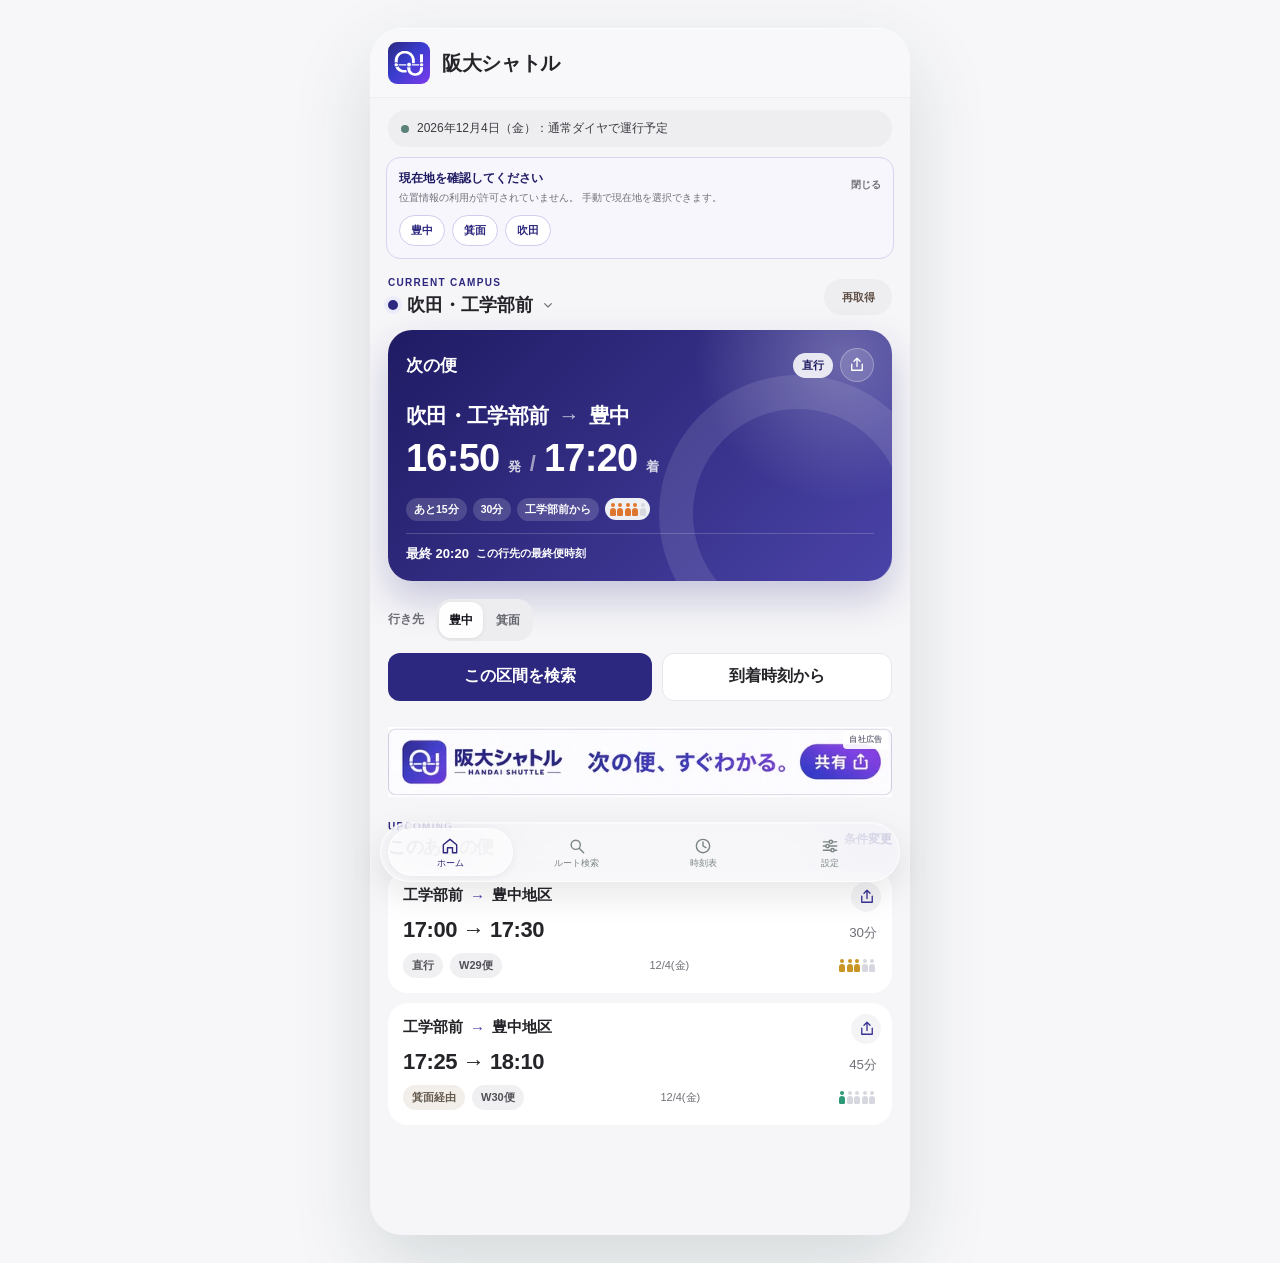
<file: index.html>
<!doctype html>
<html lang="ja" data-boot-min-ms="900" data-boot-max-ms="1400">
<head>
  <meta charset="utf-8">
  <meta name="viewport" content="width=device-width, initial-scale=1, viewport-fit=cover">
  <meta name="theme-color" content="#2d287f">
  <meta name="description" content="大阪大学の豊中・箕面・吹田キャンパス間を走る学内連絡バスの時刻検索Webアプリ">
  <title>阪大シャトル検索</title>
  <style id="boot-critical">
    html,body{margin:0;background:#2d287f;color:#fff}
    body.app-booting{overflow:hidden}
    body.app-booting .app-shell{opacity:0!important;visibility:hidden!important;pointer-events:none!important}
    #app-boot.app-boot{position:fixed!important;inset:0!important;z-index:5000!important;display:grid!important;place-items:center!important;opacity:1!important;visibility:visible!important;pointer-events:auto!important;overflow:hidden;background:#2d287f;transition:opacity .3s cubic-bezier(.22,.72,.24,1),visibility .3s ease}
    #app-boot .app-boot-stage{display:grid;justify-items:center;gap:9px;text-align:center;transform:translateY(-2vh)}
    #app-boot .app-boot-logo{display:block;width:94px;height:94px;object-fit:contain;animation:boot-mark-in .54s cubic-bezier(.22,.72,.24,1) both}
    #app-boot .app-boot-eyebrow{margin:7px 0 0;color:rgba(255,255,255,.68);font:650 9px/1.2 -apple-system,BlinkMacSystemFont,"Hiragino Sans","Noto Sans JP",sans-serif;letter-spacing:.18em;animation:boot-copy-in .46s .08s cubic-bezier(.22,.72,.24,1) both}
    #app-boot .app-boot-brand-name{margin:0;color:#fff;font:650 19px/1.2 -apple-system,BlinkMacSystemFont,"Hiragino Sans","Noto Sans JP",sans-serif;letter-spacing:-.025em;animation:boot-copy-in .46s .11s cubic-bezier(.22,.72,.24,1) both}
    #app-boot .app-boot-progress{display:block;width:44px;height:3px;margin-top:9px;border-radius:999px;background:rgba(255,255,255,.18);overflow:hidden;position:relative;animation:boot-copy-in .38s .18s ease both}
    #app-boot .app-boot-progress:after{content:"";position:absolute;inset:0 auto 0 0;width:45%;border-radius:inherit;background:rgba(255,255,255,.78);animation:boot-progress .72s ease-in-out infinite}
    body.app-ready #app-boot{opacity:0!important;visibility:hidden!important;pointer-events:none!important}
    body.app-ready .app-shell{opacity:1!important;visibility:visible!important}
    @keyframes boot-mark-in{from{opacity:0;transform:scale(.92)}to{opacity:1;transform:scale(1)}}
    @keyframes boot-copy-in{from{opacity:0;transform:translateY(4px)}to{opacity:1;transform:none}}
    @keyframes boot-progress{0%{transform:translateX(-115%)}55%{transform:translateX(85%)}100%{transform:translateX(225%)}}
    @media(prefers-reduced-motion:reduce){#app-boot .app-boot-logo,#app-boot .app-boot-eyebrow,#app-boot .app-boot-brand-name,#app-boot .app-boot-progress{animation:none}#app-boot .app-boot-progress:after{animation:none;transform:none;width:62%}}
  </style>
  <link rel="preload" href="./assets/brand/brand-symbol-white.svg" as="image" type="image/svg+xml">
  <link rel="manifest" href="./manifest.webmanifest">
  <link rel="icon" href="./assets/brand/app-icon.svg" type="image/svg+xml">
  <link rel="apple-touch-icon" href="./assets/brand/app-icon.svg">
  <link rel="stylesheet" href="./style.css">
  <link rel="stylesheet" href="./ads.css" data-ads-ui>
  <link rel="stylesheet" href="./src/ui-system.css?v=share-card-rich-20260813" data-ui-system>
</head>
<body class="app-booting ui-system">
  <div class="app-boot" id="app-boot" role="status" aria-live="polite" aria-label="阪大シャトルを起動しています">
    <div class="app-boot-stage">
      <img class="app-boot-logo" src="./assets/brand/brand-symbol-white.svg" width="94" height="94" alt="">
      <p class="app-boot-eyebrow">HANDAI SHUTTLE</p>
      <p class="app-boot-brand-name">阪大シャトル</p>
      <span class="app-boot-progress" aria-hidden="true"></span>
    </div>
  </div>

  <div class="app-shell">
    <header class="topbar">
      <div class="brand-mark"><img src="./assets/brand/brand-icon-rounded.svg" alt="" width="42" height="42"></div>
      <div class="brand-copy"><h1>阪大シャトル</h1></div>
      <button class="icon-button" id="refresh-button" type="button" aria-label="現在時刻で更新" title="現在時刻で更新" hidden>↻</button>
    </header>
    <div class="service-banner" id="service-banner" role="status"></div>
    <main>
      <section class="view is-active" id="view-home" data-view="home">
        <div class="section-head location-head">
          <div class="location-copy">
            <p class="section-kicker">CURRENT CAMPUS</p>
            <button class="location-button" id="home-origin-button" type="button"><span class="location-dot"></span><span id="home-origin-label">吹田・工学部前</span><span class="chevron">⌄</span></button>
          </div>
          <button class="secondary-button compact" id="locate-button" type="button">位置情報</button>
        </div>
        <article class="next-card" id="next-card">
          <div class="next-card-top"><span class="card-label">次の便</span><span class="pill pill-light" id="next-route-type">検索中</span></div>
          <div id="next-card-content" class="next-card-content skeleton-block"></div>
          <div id="remaining-summary" class="remaining-summary is-hidden"></div>
        </article>
        <div class="destination-switch" aria-label="行き先"><span>行き先</span><div class="chip-row" id="home-destination-chips"></div></div>
        <div class="quick-actions"><button class="primary-button" id="search-now-button" type="button">この区間を検索</button><button class="secondary-button" id="arrival-search-button" type="button">到着時刻から</button></div>
        <section class="content-section compact-section">
          <div class="section-title-row"><div><p class="section-kicker">UPCOMING</p><h2>このあとの便</h2></div><button class="text-button" id="open-search-button" type="button">条件変更</button></div>
          <div class="stack-list" id="upcoming-list"></div>
        </section>
        <section class="content-section" id="recent-section">
          <div class="section-title-row"><div><p class="section-kicker">RECENT</p><h2>最近使ったルート</h2></div></div>
          <div class="route-shortcuts" id="recent-routes"></div>
        </section>
      </section>

      <section class="view" id="view-search" data-view="search">
        <div class="page-heading compact-heading"><p class="section-kicker">ROUTE SEARCH</p><h2>ルート検索</h2></div>
        <form class="search-panel search-panel-compact" id="search-form">
          <div class="route-editor">
            <div class="route-line">
              <span class="route-role is-origin">出発</span>
              <select class="route-campus-select" id="origin-campus" name="origin" aria-label="出発キャンパス"><option value="suita">吹田</option><option value="toyonaka">豊中</option><option value="minoh">箕面</option></select>
              <label id="origin-stop-wrap" class="inline-stop is-hidden"><span class="sr-only">吹田の乗り場</span><select id="origin-stop" aria-label="吹田の乗り場"><option value="suita_engineering">工学部前</option><option value="suita_human_sciences">人間科学部前</option></select></label>
            </div>
            <button class="swap-button" id="swap-button" type="button" aria-label="出発地と到着地を入れ替える">⇅</button>
            <div class="route-line">
              <span class="route-role is-destination">到着</span>
              <select class="route-campus-select" id="destination-campus" name="destination" aria-label="到着キャンパス"><option value="toyonaka">豊中</option><option value="suita">吹田</option><option value="minoh">箕面</option></select>
              <label id="destination-stop-wrap" class="inline-stop is-hidden"><span class="sr-only">吹田の降り場</span><select id="destination-stop" aria-label="吹田の降り場"><option value="suita_engineering">工学部前</option><option value="suita_convention">コンベンション前</option></select></label>
            </div>
          </div>
          <div class="segmented search-mode" role="group" aria-label="検索基準"><button type="button" class="is-active" data-mode="depart">出発</button><button type="button" data-mode="arrive">到着</button></div>
          <div class="date-time-row stable-inputs">
            <label class="input-field"><span>日付</span><input id="search-date" type="date" required></label>
            <label class="input-field"><span>時刻</span><input id="search-time" type="time" required></label>
          </div>
          <details class="search-options" id="search-options">
            <summary><span>検索条件</span><span class="summary-hint" id="search-options-summary">直行・往復を指定</span></summary>
            <div class="option-list">
              <label class="toggle-row" id="direct-row"><span><strong>直行便のみ</strong><small>豊中―吹田で箕面を経由しない便</small></span><input id="direct-only" type="checkbox"><span class="toggle" aria-hidden="true"></span></label>
              <label class="toggle-row"><span><strong>往復で検索</strong><small>到着後に利用できる復路も表示</small></span><input id="round-trip" type="checkbox"><span class="toggle" aria-hidden="true"></span></label>
              <label class="input-field is-hidden" id="stay-wrap"><span>現地での滞在時間</span><select id="stay-minutes"><option value="45">45分</option><option value="60" selected>60分</option><option value="90">90分</option><option value="105">1コマ（105分）</option><option value="120">2時間</option></select></label>
            </div>
          </details>
          <button class="primary-button search-submit" type="submit">検索</button>
        </form>
        <section class="content-section results-section" id="results-section">
          <div class="section-title-row"><div><p class="section-kicker">RESULT</p><h2 id="results-title">検索結果</h2></div><button class="text-button" id="favorite-current-button" type="button">条件を保存</button></div>
          <div id="search-message"></div><div class="stack-list" id="search-results"></div>
        </section>
      </section>

      <section class="view" id="view-timetable" data-view="timetable">
        <div class="page-heading compact-heading"><p class="section-kicker">TIMETABLE</p><h2>2026年度 時刻表</h2><p>キャンパス目線で通常ダイヤを確認できます。</p></div>
        <div class="segmented timetable-direction three-way"><button type="button" class="is-active" data-direction="eastbound">豊中→吹田</button><button type="button" data-direction="minoh">箕面発着</button><button type="button" data-direction="westbound">吹田→豊中</button></div>
        <div class="timetable-list" id="timetable-list"></div>
      </section>

      <section class="view" id="view-settings" data-view="settings">
        <div class="page-heading compact-heading"><p class="section-kicker">SETTINGS</p><h2>設定・保存</h2><p>設定はこの端末内だけに保存されます。</p></div>
        <section class="settings-card">
          <h3>既定の現在地</h3>
          <label class="input-field"><span>アプリ起動時のキャンパス</span><select id="default-campus"><option value="suita">吹田キャンパス</option><option value="toyonaka">豊中キャンパス</option><option value="minoh">箕面キャンパス</option></select></label>
          <label class="input-field" id="default-suita-stop-wrap"><span>吹田で使う乗り場</span><select id="default-suita-stop"><option value="suita_engineering">工学部前</option><option value="suita_human_sciences">人間科学部前</option></select></label>
        </section>
        <section class="settings-card"><div class="section-title-row"><h3>保存したルート</h3><button class="text-button danger" id="clear-saved-button" type="button">すべて削除</button></div><div id="saved-routes"></div></section>
        <section class="settings-card source-card"><h3>データと利用上の注意</h3><p>2026年4月1日改正の大阪大学公式時刻表を使用しています。道路・気象状況による遅延や運休は反映されません。</p><p>学内連絡バスは無料ですが、キャンパス間移動を伴う授業・教育・研究等の対象者向けです。通学・通勤目的には利用できません。</p><a class="source-link" href="https://www.osaka-u.ac.jp/ja/access/bus" target="_blank" rel="noreferrer">公式の学内連絡バス情報を確認 ↗</a><p class="data-version" id="data-version"></p></section>
      </section>
    </main>

    <nav class="bottom-nav" aria-label="メインナビゲーション"><button type="button" class="is-active" data-nav="home"><span>⌂</span>ホーム</button><button type="button" data-nav="search"><span>⌕</span>ルート検索</button><button type="button" data-nav="timetable"><span>◷</span>時刻表</button><button type="button" data-nav="settings"><span>◎</span>設定</button></nav>
  </div>

  <dialog id="campus-dialog" class="campus-dialog">
    <form method="dialog">
      <div class="dialog-head"><div><p class="section-kicker">CURRENT CAMPUS</p><h2>現在いるキャンパス</h2></div><button value="cancel" class="icon-button" aria-label="閉じる">×</button></div>
      <div class="campus-options" id="campus-options"></div>
      <label class="dialog-stop-field" id="dialog-suita-stop-wrap"><span>吹田の乗り場</span><select id="dialog-suita-stop"><option value="suita_engineering">工学部前</option><option value="suita_human_sciences">人間科学部前</option></select></label>
    </form>
  </dialog>
  <script type="module" src="./src/app.mjs"></script>
  <script type="module" src="./src/enhancements.mjs?v=share-card-final-layout-20260813"></script>
</body>
</html>
</file>
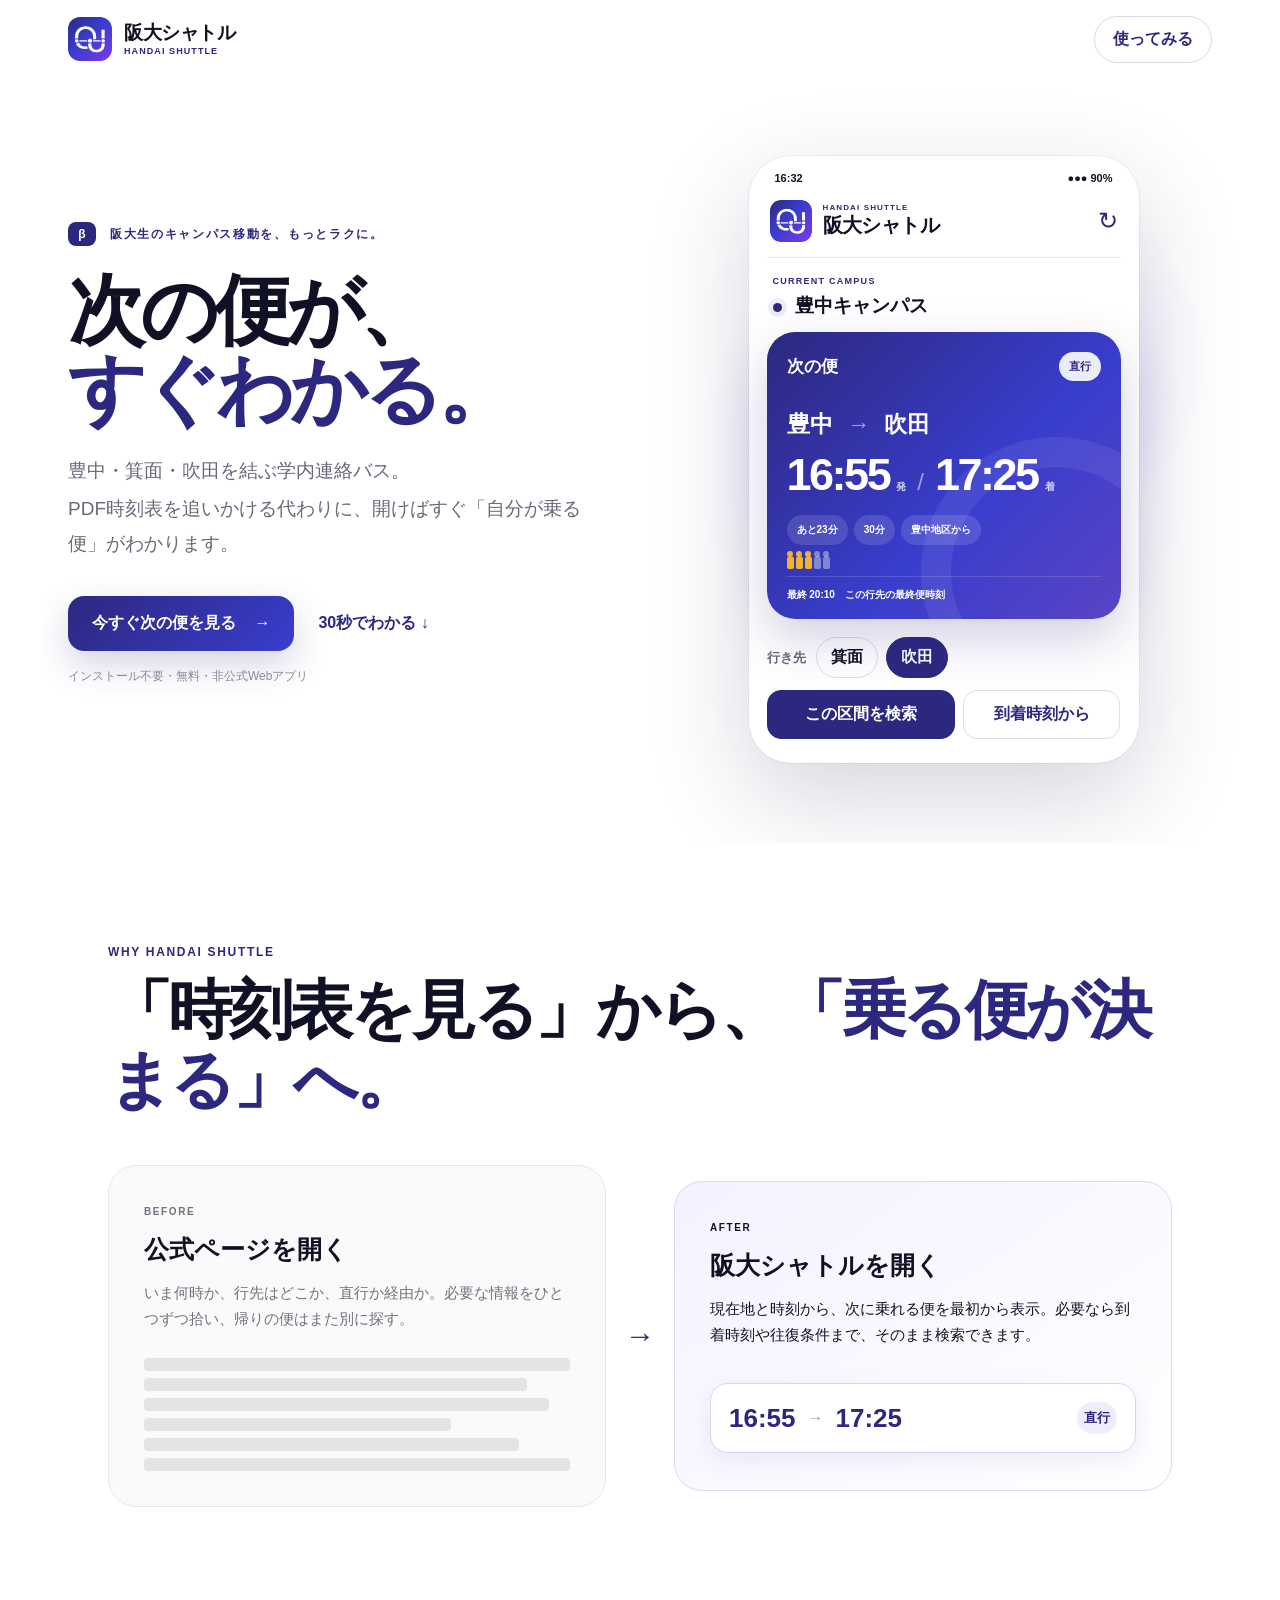
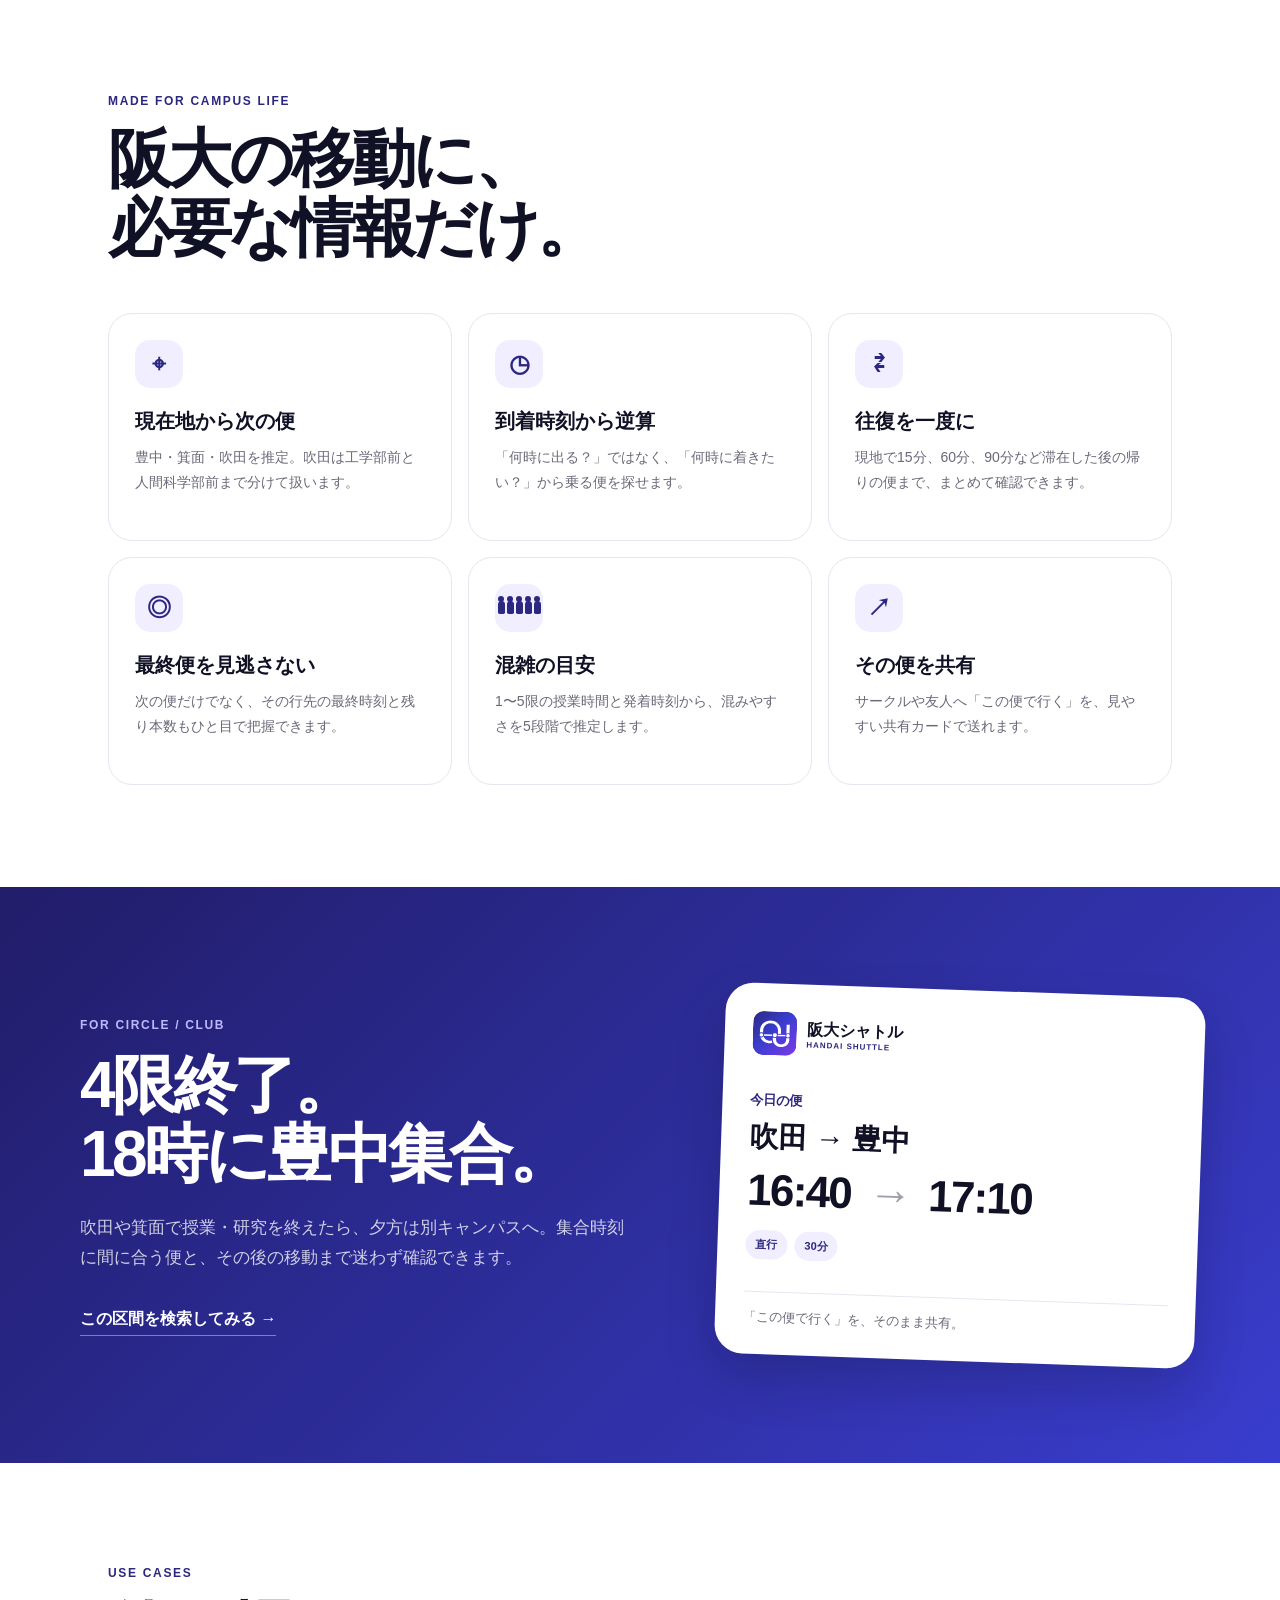
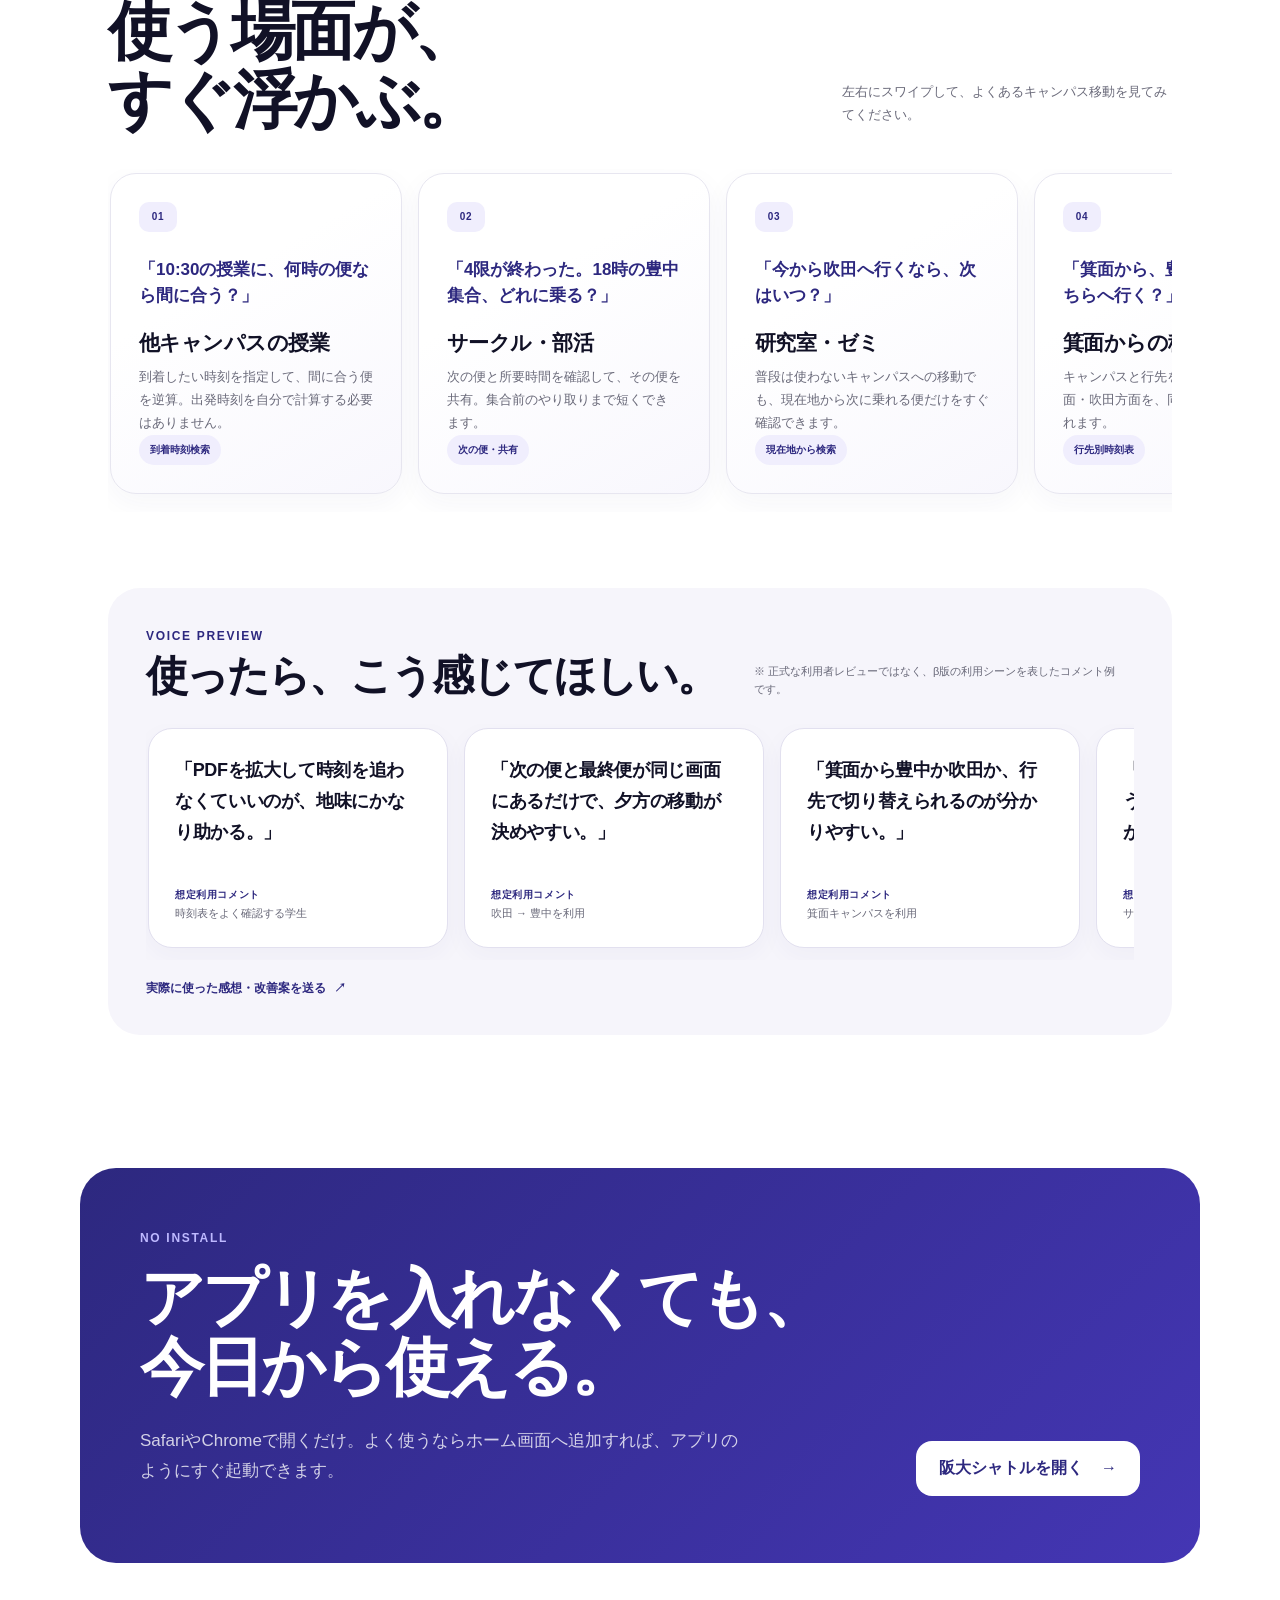
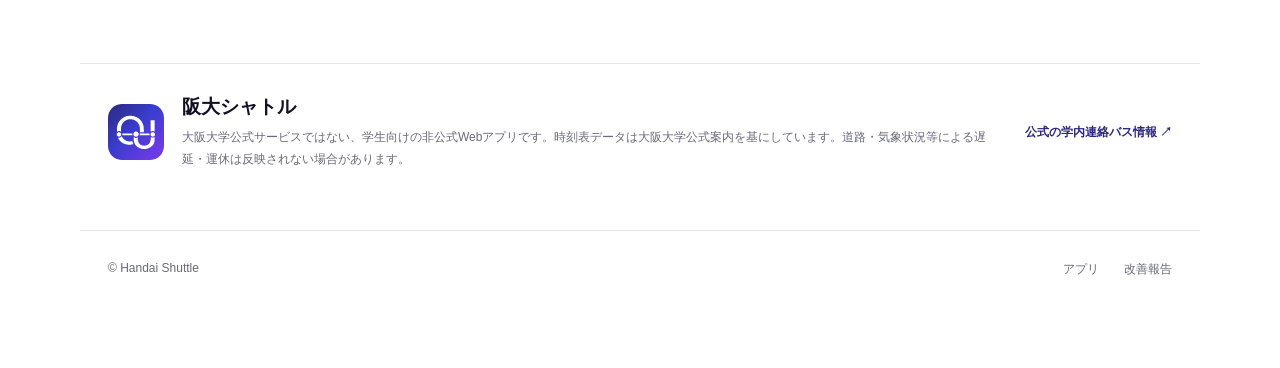
<file: lp/index.html>
<!doctype html>
<html lang="ja">
<head>
  <meta charset="utf-8">
  <meta name="viewport" content="width=device-width,initial-scale=1,viewport-fit=cover">
  <title>阪大シャトル｜再履バスの次の便が、すぐわかる。</title>
  <meta name="description" content="大阪大学の豊中・箕面・吹田を結ぶ学内連絡バス（再履バス）をスマホで簡単検索。現在地から次の便、到着時刻指定、往復、最終便、混雑目安まで。インストール不要の非公式Webアプリ。">
  <meta name="theme-color" content="#2D287F">
  <meta property="og:title" content="阪大シャトル｜次の便が、すぐわかる。">
  <meta property="og:description" content="豊中・箕面・吹田のキャンパス移動を、もっと簡単に。インストール不要の非公式Webアプリ。">
  <meta property="og:type" content="website">
  <link rel="icon" href="../assets/brand/brand-icon-rounded.svg" type="image/svg+xml">
  <link rel="stylesheet" href="./lp.css">
  <link rel="stylesheet" href="./refinements.css">
  <script type="application/ld+json">
  {
    "@context":"https://schema.org",
    "@type":"WebApplication",
    "name":"阪大シャトル",
    "alternateName":"Handai Shuttle",
    "applicationCategory":"TravelApplication",
    "operatingSystem":"Web",
    "description":"大阪大学の学内連絡バス（再履バス）の便検索を支援する非公式Webアプリ"
  }
  </script>
</head>
<body>
  <header class="site-header">
    <a class="brand" href="../" aria-label="阪大シャトルを開く">
      <img src="../assets/brand/brand-icon-rounded.svg" alt="" width="44" height="44">
      <span><strong>阪大シャトル</strong><small>HANDAI SHUTTLE</small></span>
    </a>
    <a class="header-cta" href="../?ref=lp-header">使ってみる</a>
  </header>

  <main>
    <section class="hero">
      <div class="hero-copy">
        <div class="eyebrow"><span>β</span> 阪大生のキャンパス移動を、もっとラクに。</div>
        <h1><span class="headline-line">次の便が、</span><em class="headline-line">すぐわかる。</em></h1>
        <p class="hero-lead">豊中・箕面・吹田を結ぶ学内連絡バス。<span class="lead-break">PDF時刻表を追いかける代わりに、開けばすぐ「自分が乗る便」がわかります。</span></p>
        <div class="hero-actions">
          <a class="primary-cta" href="../?ref=lp-hero">今すぐ次の便を見る <span>→</span></a>
          <a class="text-link" href="#how">30秒でわかる <span>↓</span></a>
        </div>
        <p class="microcopy">インストール不要・無料・非公式Webアプリ</p>
      </div>

      <div class="hero-visual" aria-label="阪大シャトルの画面イメージ">
        <div class="halo halo-a"></div><div class="halo halo-b"></div>
        <div class="phone">
          <div class="phone-status"><span>16:32</span><span>●●● 90%</span></div>
          <div class="app-head">
            <img src="../assets/brand/brand-icon-rounded.svg" alt="" width="42" height="42">
            <div><small>HANDAI SHUTTLE</small><strong>阪大シャトル</strong></div>
            <span class="refresh">↻</span>
          </div>
          <div class="campus-label"><small>CURRENT CAMPUS</small><strong><i></i> 豊中キャンパス</strong></div>
          <div class="next-card">
            <div class="next-top"><span>次の便</span><b>直行</b></div>
            <div class="next-route">豊中 <span>→</span> 吹田</div>
            <div class="next-time"><strong>16:55</strong><small>発</small><span>/</span><strong>17:25</strong><small>着</small></div>
            <div class="next-meta"><span>あと23分</span><span>30分</span><span>豊中地区から</span></div>
            <div class="crowd" aria-label="混雑目安3"><i></i><i></i><i></i><i class="off"></i><i class="off"></i></div>
            <div class="last">最終 20:10　この行先の最終便時刻</div>
          </div>
          <div class="destination"><small>行き先</small><button>箕面</button><button class="active">吹田</button></div>
          <div class="phone-actions"><button>この区間を検索</button><button>到着時刻から</button></div>
        </div>
      </div>
    </section>

    <section class="pain" id="how">
      <div class="section-label">WHY HANDAI SHUTTLE</div>
      <h2>「時刻表を見る」から、<em>「乗る便が決まる」へ。</em></h2>
      <div class="before-after">
        <article class="before">
          <span class="ba-label">BEFORE</span>
          <h3>公式ページを開く</h3>
          <p>いま何時か、行先はどこか、直行か経由か。必要な情報をひとつずつ拾い、帰りの便はまた別に探す。</p>
          <div class="fake-table"><i></i><i></i><i></i><i></i><i></i><i></i></div>
        </article>
        <div class="ba-arrow">→</div>
        <article class="after">
          <span class="ba-label">AFTER</span>
          <h3>阪大シャトルを開く</h3>
          <p>現在地と時刻から、次に乗れる便を最初から表示。必要なら到着時刻や往復条件まで、そのまま検索できます。</p>
          <div class="mini-result"><b>16:55</b><span>→</span><b>17:25</b><small>直行</small></div>
        </article>
      </div>
    </section>

    <section class="features">
      <div class="section-label">MADE FOR CAMPUS LIFE</div>
      <h2><span class="headline-line">阪大の移動に、</span><span class="headline-line">必要な情報だけ。</span></h2>
      <div class="feature-grid">
        <article><span class="feature-icon">⌖</span><h3>現在地から次の便</h3><p>豊中・箕面・吹田を推定。吹田は工学部前と人間科学部前まで分けて扱います。</p></article>
        <article><span class="feature-icon">◷</span><h3>到着時刻から逆算</h3><p>「何時に出る？」ではなく、「何時に着きたい？」から乗る便を探せます。</p></article>
        <article><span class="feature-icon">⇄</span><h3>往復を一度に</h3><p>現地で15分、60分、90分など滞在した後の帰りの便まで、まとめて確認できます。</p></article>
        <article><span class="feature-icon">◎</span><h3>最終便を見逃さない</h3><p>次の便だけでなく、その行先の最終時刻と残り本数もひと目で把握できます。</p></article>
        <article><span class="feature-icon crowd-symbol"><i></i><i></i><i></i><i></i><i></i></span><h3>混雑の目安</h3><p>1〜5限の授業時間と発着時刻から、混みやすさを5段階で推定します。</p></article>
        <article><span class="feature-icon">↗</span><h3>その便を共有</h3><p>サークルや友人へ「この便で行く」を、見やすい共有カードで送れます。</p></article>
      </div>
    </section>

    <section class="scenario">
      <div class="scenario-copy">
        <span class="section-label light">FOR CIRCLE / CLUB</span>
        <h2><span class="headline-line">4限終了。</span><span class="headline-line">18時に豊中集合。</span></h2>
        <p>吹田や箕面で授業・研究を終えたら、夕方は別キャンパスへ。集合時刻に間に合う便と、その後の移動まで迷わず確認できます。</p>
        <a href="../?ref=lp-circle">この区間を検索してみる →</a>
      </div>
      <div class="share-card">
        <div class="share-brand"><img src="../assets/brand/brand-icon-rounded.svg" alt=""><span><b>阪大シャトル</b><small>HANDAI SHUTTLE</small></span></div>
        <small>今日の便</small>
        <h3>吹田 → 豊中</h3>
        <div class="share-time">16:40 <span>→</span> 17:10</div>
        <div class="share-tags"><span>直行</span><span>30分</span></div>
        <p>「この便で行く」を、そのまま共有。</p>
      </div>
    </section>

    <section class="audiences">
      <div class="section-label">USE CASES</div>
      <div class="section-heading-row">
        <h2><span class="headline-line">使う場面が、</span><span class="headline-line">すぐ浮かぶ。</span></h2>
        <p>左右にスワイプして、よくあるキャンパス移動を見てみてください。</p>
      </div>
      <div class="card-rail usecase-rail" aria-label="阪大シャトルの利用ケース">
        <article class="usecase-card">
          <span class="case-number">01</span>
          <p class="case-question">「10:30の授業に、何時の便なら間に合う？」</p>
          <h3>他キャンパスの授業</h3>
          <p>到着したい時刻を指定して、間に合う便を逆算。出発時刻を自分で計算する必要はありません。</p>
          <span class="case-chip">到着時刻検索</span>
        </article>
        <article class="usecase-card">
          <span class="case-number">02</span>
          <p class="case-question">「4限が終わった。18時の豊中集合、どれに乗る？」</p>
          <h3>サークル・部活</h3>
          <p>次の便と所要時間を確認して、その便を共有。集合前のやり取りまで短くできます。</p>
          <span class="case-chip">次の便・共有</span>
        </article>
        <article class="usecase-card">
          <span class="case-number">03</span>
          <p class="case-question">「今から吹田へ行くなら、次はいつ？」</p>
          <h3>研究室・ゼミ</h3>
          <p>普段は使わないキャンパスへの移動でも、現在地から次に乗れる便だけをすぐ確認できます。</p>
          <span class="case-chip">現在地から検索</span>
        </article>
        <article class="usecase-card">
          <span class="case-number">04</span>
          <p class="case-question">「箕面から、豊中と吹田のどちらへ行く？」</p>
          <h3>箕面からの移動</h3>
          <p>キャンパスと行先を選ぶだけ。豊中方面・吹田方面を、同じ操作感で見比べられます。</p>
          <span class="case-chip">行先別時刻表</span>
        </article>
        <article class="usecase-card">
          <span class="case-number">05</span>
          <p class="case-question">「1時間だけ滞在して、そのあと戻りたい。」</p>
          <h3>往復の短時間移動</h3>
          <p>行きと帰りを別々に探さず、現地滞在時間を指定して復路までまとめて確認できます。</p>
          <span class="case-chip">往復検索</span>
        </article>
      </div>

      <div class="voice-block">
        <div class="voice-heading">
          <div><span class="section-label">VOICE PREVIEW</span><h3>使ったら、こう感じてほしい。</h3></div>
          <p>※ 正式な利用者レビューではなく、β版の利用シーンを表したコメント例です。</p>
        </div>
        <div class="card-rail voice-rail" aria-label="阪大シャトルの利用コメント例">
          <blockquote class="voice-card"><p>「PDFを拡大して時刻を追わなくていいのが、地味にかなり助かる。」</p><footer><span>想定利用コメント</span><small>時刻表をよく確認する学生</small></footer></blockquote>
          <blockquote class="voice-card"><p>「次の便と最終便が同じ画面にあるだけで、夕方の移動が決めやすい。」</p><footer><span>想定利用コメント</span><small>吹田 → 豊中を利用</small></footer></blockquote>
          <blockquote class="voice-card"><p>「箕面から豊中か吹田か、行先で切り替えられるのが分かりやすい。」</p><footer><span>想定利用コメント</span><small>箕面キャンパスを利用</small></footer></blockquote>
          <blockquote class="voice-card"><p>「集合時間を入れて、間に合う便をそのまま共有できるのが便利そう。」</p><footer><span>想定利用コメント</span><small>サークル・部活で移動</small></footer></blockquote>
        </div>
        <a class="feedback-inline" href="https://forms.gle/mA3GtsjWKSkhjMyR7" target="_blank" rel="noreferrer">実際に使った感想・改善案を送る <span>↗</span></a>
      </div>
    </section>

    <section class="install">
      <div>
        <span class="section-label light">NO INSTALL</span>
        <h2><span class="headline-line">アプリを入れなくても、</span><span class="headline-line">今日から使える。</span></h2>
        <p>SafariやChromeで開くだけ。よく使うならホーム画面へ追加すれば、アプリのようにすぐ起動できます。</p>
      </div>
      <a class="white-cta" href="../?ref=lp-bottom">阪大シャトルを開く <span>→</span></a>
    </section>

    <section class="disclaimer">
      <img src="../assets/brand/brand-icon-rounded.svg" alt="阪大シャトル" width="56" height="56">
      <div><h2>阪大シャトル</h2><p>大阪大学公式サービスではない、学生向けの非公式Webアプリです。時刻表データは大阪大学公式案内を基にしています。道路・気象状況等による遅延・運休は反映されない場合があります。</p></div>
      <a href="https://www.osaka-u.ac.jp/ja/access/bus" target="_blank" rel="noreferrer">公式の学内連絡バス情報 ↗</a>
    </section>
  </main>

  <footer><span>© Handai Shuttle</span><a href="../?ref=lp-footer">アプリ</a><a href="https://forms.gle/mA3GtsjWKSkhjMyR7" target="_blank" rel="noreferrer">改善報告</a></footer>

  <div class="mobile-cta"><a href="../?ref=lp-mobile">今すぐ次の便を見る <span>→</span></a></div>
</body>
</html>
</file>
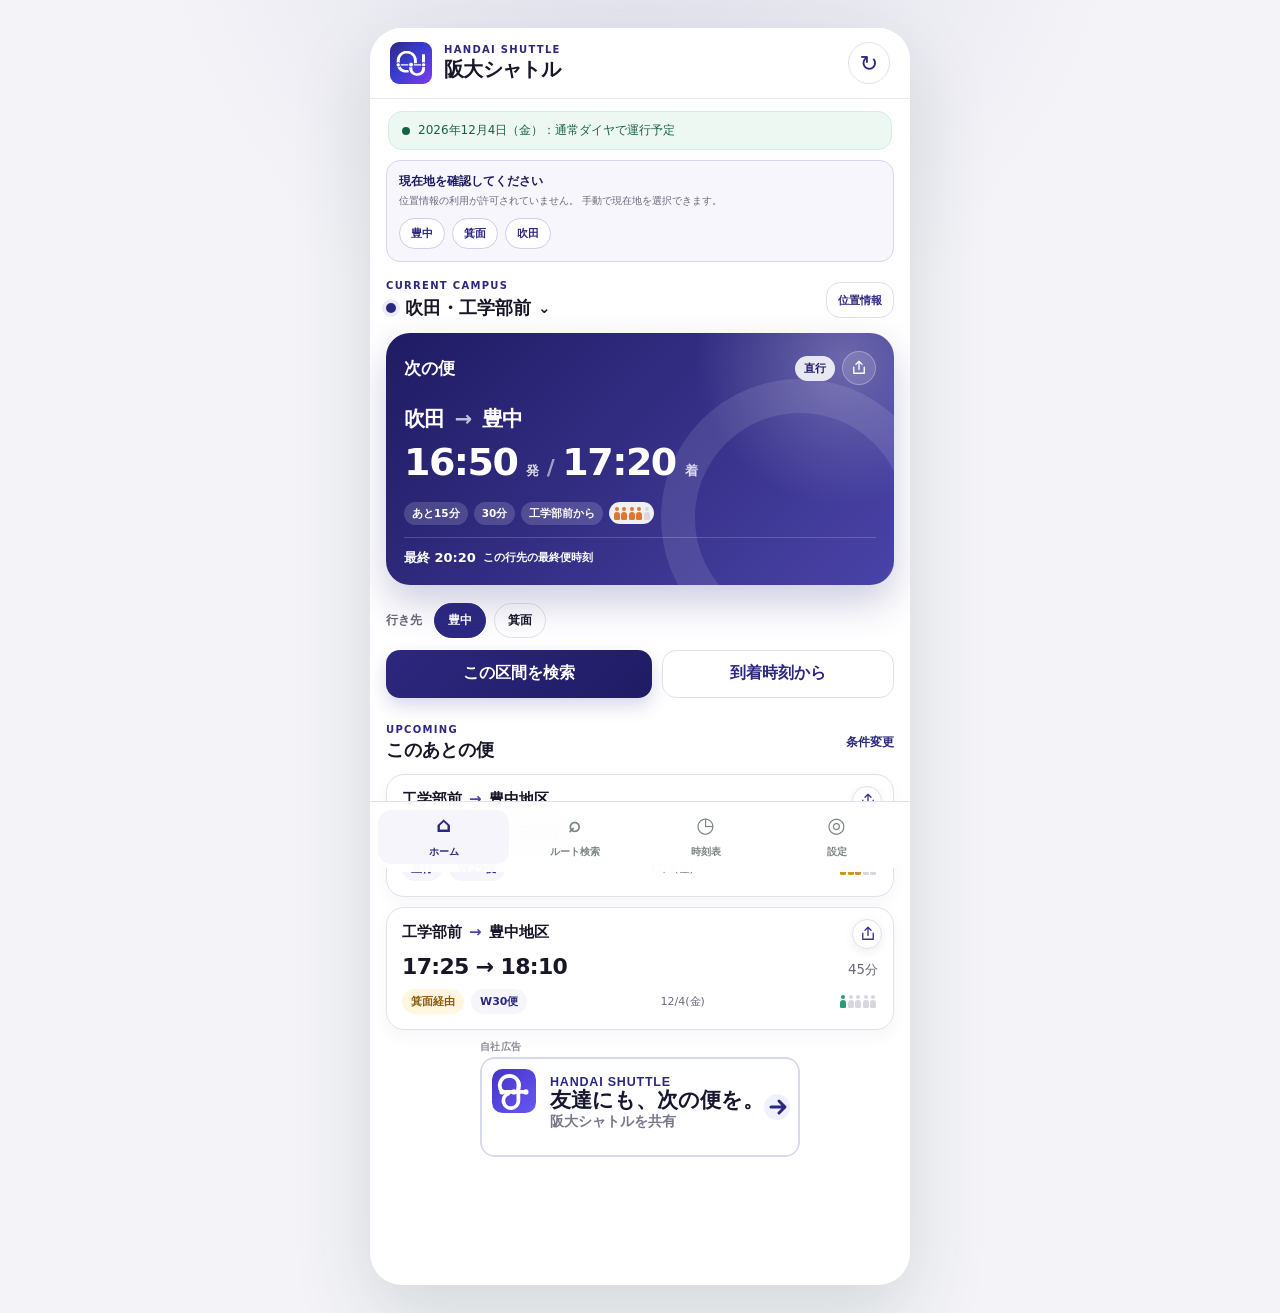
<file: pr-preview/pr-1/index.html>
<!doctype html>
<html lang="ja">
<head>
  <meta charset="utf-8">
  <meta name="viewport" content="width=device-width, initial-scale=1, viewport-fit=cover">
  <meta name="theme-color" content="#2d287f">
  <meta name="description" content="大阪大学の豊中・箕面・吹田キャンパス間を走る学内連絡バスの時刻検索Webアプリ">
  <title>阪大シャトル検索</title>
  <link rel="manifest" href="./manifest.webmanifest">
  <link rel="stylesheet" href="./style.css">
  <link rel="stylesheet" href="./ui-v2.css">
</head>
<body>
  <div class="app-shell">
    <header class="topbar">
      <div class="brand-mark" aria-hidden="true">OU</div>
      <div class="brand-copy">
        <p class="eyebrow">THE UNIVERSITY OF OSAKA</p>
        <h1>阪大シャトル</h1>
      </div>
      <button class="icon-button" id="refresh-button" type="button" aria-label="現在時刻で更新" title="現在時刻で更新">↻</button>
    </header>
    <div class="service-banner" id="service-banner" role="status"></div>
    <main>
      <section class="view is-active" id="view-home" data-view="home">
        <div class="section-head location-head">
          <div class="location-copy">
            <p class="section-kicker">CURRENT CAMPUS</p>
            <button class="location-button" id="home-origin-button" type="button"><span class="location-dot"></span><span id="home-origin-label">吹田・工学部前</span><span class="chevron">⌄</span></button>
          </div>
          <button class="secondary-button compact" id="locate-button" type="button">位置情報</button>
        </div>
        <article class="next-card" id="next-card">
          <div class="next-card-top"><span class="card-label">次の便</span><span class="pill pill-light" id="next-route-type">検索中</span></div>
          <div id="next-card-content" class="next-card-content skeleton-block"></div>
          <div id="remaining-summary" class="remaining-summary is-hidden"></div>
        </article>
        <div class="destination-switch" aria-label="行き先"><span>行き先</span><div class="chip-row" id="home-destination-chips"></div></div>
        <div class="quick-actions"><button class="primary-button" id="search-now-button" type="button">この区間を検索</button><button class="secondary-button" id="arrival-search-button" type="button">到着時刻から</button></div>
        <section class="content-section compact-section">
          <div class="section-title-row"><div><p class="section-kicker">UPCOMING</p><h2>このあとの便</h2></div><button class="text-button" id="open-search-button" type="button">条件変更</button></div>
          <div class="stack-list" id="upcoming-list"></div>
        </section>
        <section class="content-section" id="recent-section">
          <div class="section-title-row"><div><p class="section-kicker">RECENT</p><h2>最近使ったルート</h2></div></div>
          <div class="route-shortcuts" id="recent-routes"></div>
        </section>
      </section>

      <section class="view" id="view-search" data-view="search">
        <div class="page-heading compact-heading"><p class="section-kicker">ROUTE SEARCH</p><h2>ルート検索</h2></div>
        <form class="search-panel search-panel-compact" id="search-form">
          <div class="route-editor">
            <div class="route-line">
              <span class="route-role is-origin">出発</span>
              <select class="route-campus-select" id="origin-campus" name="origin" aria-label="出発キャンパス"><option value="suita">吹田</option><option value="toyonaka">豊中</option><option value="minoh">箕面</option></select>
              <label id="origin-stop-wrap" class="inline-stop is-hidden"><span class="sr-only">吹田の乗り場</span><select id="origin-stop" aria-label="吹田の乗り場"><option value="suita_engineering">工学部前</option><option value="suita_human_sciences">人間科学部前</option></select></label>
            </div>
            <button class="swap-button" id="swap-button" type="button" aria-label="出発地と到着地を入れ替える">⇅</button>
            <div class="route-line">
              <span class="route-role is-destination">到着</span>
              <select class="route-campus-select" id="destination-campus" name="destination" aria-label="到着キャンパス"><option value="toyonaka">豊中</option><option value="suita">吹田</option><option value="minoh">箕面</option></select>
              <label id="destination-stop-wrap" class="inline-stop is-hidden"><span class="sr-only">吹田の降り場</span><select id="destination-stop" aria-label="吹田の降り場"><option value="suita_engineering">工学部前</option><option value="suita_convention">コンベンション前</option></select></label>
            </div>
          </div>
          <div class="segmented search-mode" role="group" aria-label="検索基準"><button type="button" class="is-active" data-mode="depart">出発</button><button type="button" data-mode="arrive">到着</button></div>
          <div class="date-time-row stable-inputs">
            <label class="input-field"><span>日付</span><input id="search-date" type="date" required></label>
            <label class="input-field"><span>時刻</span><input id="search-time" type="time" required></label>
          </div>
          <details class="search-options" id="search-options">
            <summary><span>検索条件</span><span class="summary-hint" id="search-options-summary">直行・往復を指定</span></summary>
            <div class="option-list">
              <label class="toggle-row" id="direct-row"><span><strong>直行便のみ</strong><small>豊中―吹田で箕面を経由しない便</small></span><input id="direct-only" type="checkbox"><span class="toggle" aria-hidden="true"></span></label>
              <label class="toggle-row"><span><strong>往復で検索</strong><small>到着後に利用できる復路も表示</small></span><input id="round-trip" type="checkbox"><span class="toggle" aria-hidden="true"></span></label>
              <label class="input-field is-hidden" id="stay-wrap"><span>現地での滞在時間</span><select id="stay-minutes"><option value="45">45分</option><option value="60" selected>60分</option><option value="90">90分</option><option value="105">1コマ（105分）</option><option value="120">2時間</option></select></label>
            </div>
          </details>
          <button class="primary-button search-submit" type="submit">検索</button>
        </form>
        <section class="content-section results-section" id="results-section">
          <div class="section-title-row"><div><p class="section-kicker">RESULT</p><h2 id="results-title">検索結果</h2></div><button class="text-button" id="favorite-current-button" type="button">☆ 保存</button></div>
          <div id="search-message"></div><div class="stack-list" id="search-results"></div>
        </section>
      </section>

      <section class="view" id="view-timetable" data-view="timetable">
        <div class="page-heading compact-heading"><p class="section-kicker">TIMETABLE</p><h2>2026年度 時刻表</h2><p>キャンパス目線で通常ダイヤを確認できます。</p></div>
        <div class="segmented timetable-direction three-way"><button type="button" class="is-active" data-direction="eastbound">豊中→吹田</button><button type="button" data-direction="minoh">箕面発着</button><button type="button" data-direction="westbound">吹田→豊中</button></div>
        <div class="timetable-list" id="timetable-list"></div>
      </section>

      <section class="view" id="view-settings" data-view="settings">
        <div class="page-heading compact-heading"><p class="section-kicker">SETTINGS</p><h2>設定・保存</h2><p>設定はこの端末内だけに保存されます。</p></div>
        <section class="settings-card">
          <h3>既定の現在地</h3>
          <label class="input-field"><span>アプリ起動時のキャンパス</span><select id="default-campus"><option value="suita">吹田キャンパス</option><option value="toyonaka">豊中キャンパス</option><option value="minoh">箕面キャンパス</option></select></label>
          <label class="input-field" id="default-suita-stop-wrap"><span>吹田で使う乗り場</span><select id="default-suita-stop"><option value="suita_engineering">工学部前</option><option value="suita_human_sciences">人間科学部前</option></select></label>
        </section>
        <section class="settings-card"><div class="section-title-row"><h3>保存したルート</h3><button class="text-button danger" id="clear-saved-button" type="button">すべて削除</button></div><div id="saved-routes"></div></section>
        <section class="settings-card source-card"><h3>データと利用上の注意</h3><p>2026年4月1日改正の大阪大学公式時刻表を使用しています。道路・気象状況による遅延や運休は反映されません。</p><p>学内連絡バスは無料ですが、キャンパス間移動を伴う授業・教育・研究等の対象者向けです。通学・通勤目的には利用できません。</p><a class="source-link" href="https://www.osaka-u.ac.jp/ja/access/bus" target="_blank" rel="noreferrer">公式の学内連絡バス情報を確認 ↗</a><p class="data-version" id="data-version"></p></section>
      </section>
    </main>

    <nav class="bottom-nav" aria-label="メインナビゲーション"><button type="button" class="is-active" data-nav="home"><span>⌂</span>ホーム</button><button type="button" data-nav="search"><span>⌕</span>ルート検索</button><button type="button" data-nav="timetable"><span>◷</span>時刻表</button><button type="button" data-nav="settings"><span>◎</span>設定</button></nav>
  </div>

  <dialog id="campus-dialog" class="campus-dialog">
    <form method="dialog">
      <div class="dialog-head"><div><p class="section-kicker">CURRENT CAMPUS</p><h2>現在いるキャンパス</h2></div><button value="cancel" class="icon-button" aria-label="閉じる">×</button></div>
      <div class="campus-options" id="campus-options"></div>
      <label class="dialog-stop-field" id="dialog-suita-stop-wrap"><span>吹田の乗り場</span><select id="dialog-suita-stop"><option value="suita_engineering">工学部前</option><option value="suita_human_sciences">人間科学部前</option></select></label>
    </form>
  </dialog>
  <script type="module" src="./src/app.mjs"></script>
  <script type="module" src="./src/enhancements.mjs"></script>
</body>
</html>
</file>
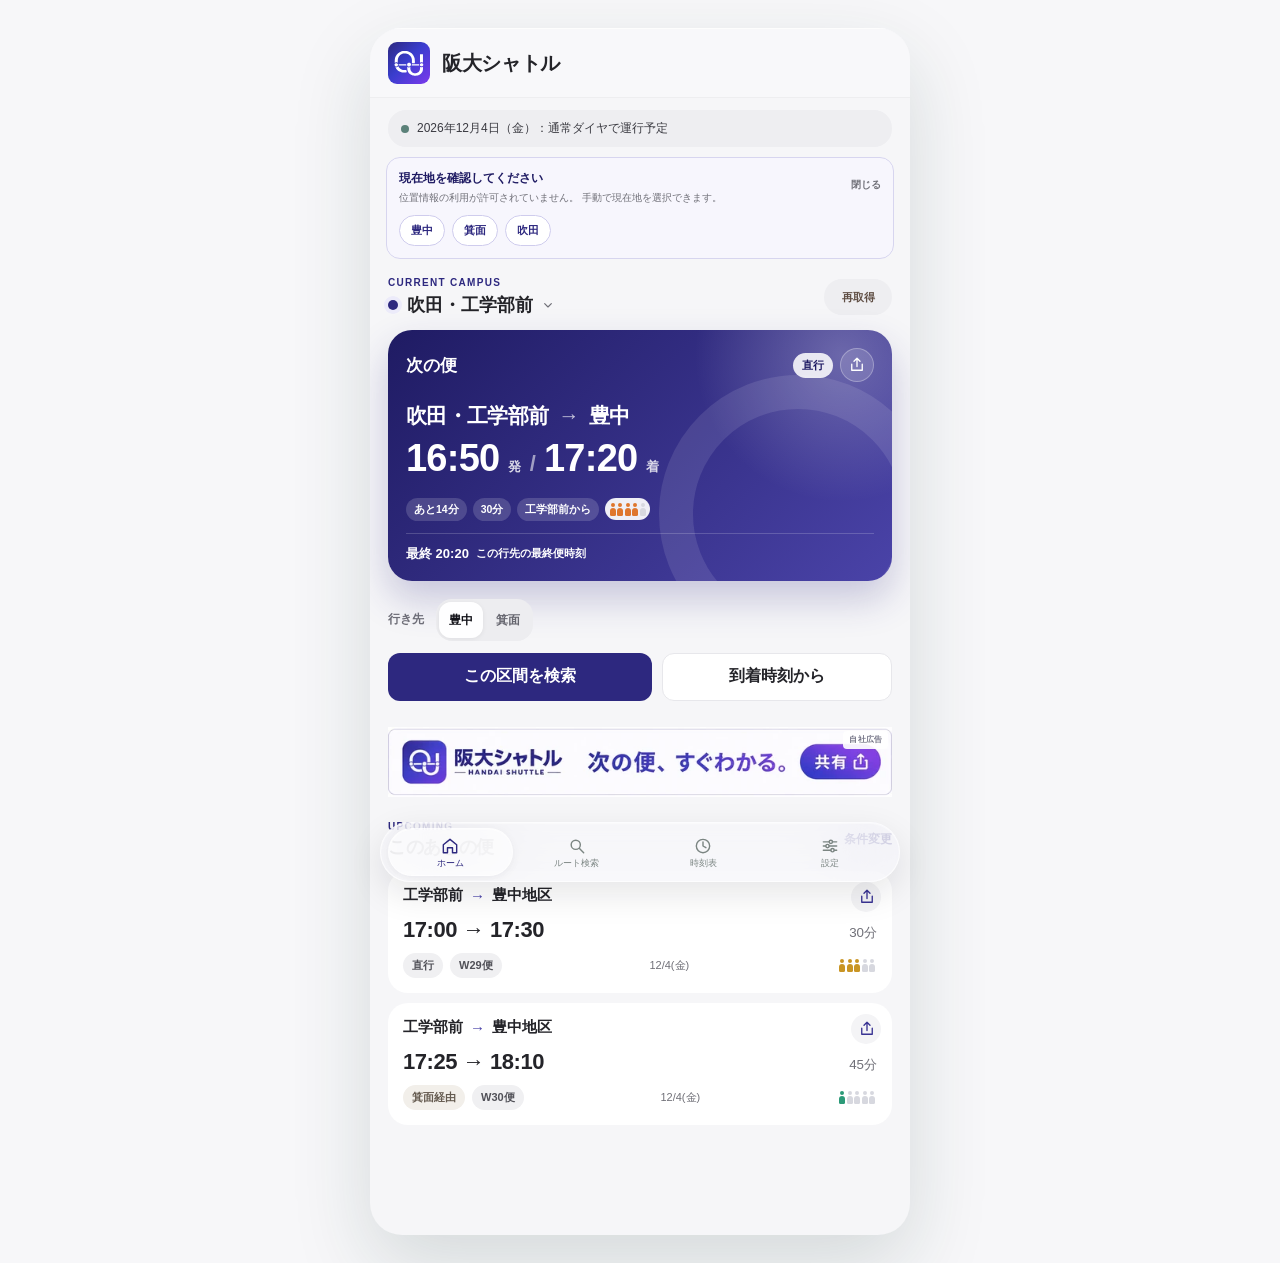
<file: share.html>
<!doctype html>
<html lang="ja">
<head>
  <meta charset="utf-8">
  <meta name="viewport" content="width=device-width, initial-scale=1, viewport-fit=cover">
  <meta name="theme-color" content="#2d287f">
  <meta name="description" content="阪大シャトル。豊中・箕面・吹田キャンパス間の学内連絡バス検索。">
  <title>阪大シャトル</title>
  <link rel="icon" href="./assets/brand/app-icon-32.png" sizes="32x32" type="image/png">
  <link rel="apple-touch-icon" href="./assets/brand/app-icon-180.png" sizes="180x180">
  <meta property="og:type" content="website">
  <meta property="og:title" content="阪大シャトル">
  <meta property="og:description" content="阪大の学内連絡バス、次の便がすぐわかる。">
  <meta property="og:image" content="https://naoshi-git.github.io/handai-shuttle/assets/brand/app-icon-180.png">
  <meta property="og:image:width" content="180">
  <meta property="og:image:height" content="180">
  <meta name="twitter:card" content="summary">
  <meta name="twitter:title" content="阪大シャトル">
  <meta name="twitter:description" content="阪大の学内連絡バス、次の便がすぐわかる。">
  <meta name="twitter:image" content="https://naoshi-git.github.io/handai-shuttle/assets/brand/app-icon-180.png">
  <style>
    html,body{margin:0;min-height:100%;background:#f7f7f9;color:#242429;font-family:-apple-system,BlinkMacSystemFont,"Hiragino Sans","Noto Sans JP",sans-serif}
    body{display:grid;min-height:100dvh;place-items:center;padding:24px;box-sizing:border-box}
    main{width:min(100%,360px);display:grid;justify-items:center;gap:14px;text-align:center}
    img{width:84px;height:84px;border-radius:20px;display:block}
    h1{margin:0;font-size:22px}
    p{margin:0;color:#707078;font-size:13px;line-height:1.6}
    a{margin-top:4px;display:inline-flex;min-height:44px;align-items:center;justify-content:center;padding:0 20px;border-radius:14px;background:#2d287f;color:#fff;text-decoration:none;font-weight:700}
  </style>
</head>
<body>
  <main>
    <img src="./assets/brand/app-icon-180.png" width="180" height="180" alt="阪大シャトル">
    <h1>阪大シャトル</h1>
    <p>豊中・箕面・吹田キャンパス間の学内連絡バスをすぐ検索できます。</p>
    <a href="./">阪大シャトルを開く</a>
  </main>
  <script>
    window.setTimeout(() => {
      const target = new URL("./", window.location.href);
      window.location.replace(target.toString());
    }, 180);
  </script>
</body>
</html>
</file>
<file: style.css>
:root {
  color-scheme: light;
  --green-950: #064f45;
  --green-900: #086b5d;
  --green-800: #087f69;
  --green-700: #0a9279;
  --green-100: #dff3ed;
  --green-50: #eff9f6;
  --ink: #15211f;
  --muted: #6b7774;
  --line: #dfe7e4;
  --surface: #ffffff;
  --canvas: #edf2f0;
  --danger: #b33a3a;
  --shadow: 0 12px 32px rgba(26, 55, 48, 0.09);
  font-family: Inter, "Noto Sans JP", "Hiragino Sans", "Yu Gothic UI", system-ui, -apple-system, sans-serif;
}

* { box-sizing: border-box; }
html { background: var(--canvas); }
body {
  margin: 0;
  color: var(--ink);
  background: radial-gradient(circle at 10% 0%, rgba(87, 186, 159, 0.14), transparent 34rem), var(--canvas);
  min-height: 100vh;
}
button, input, select { font: inherit; }
button, select, input { -webkit-tap-highlight-color: transparent; }
button { cursor: pointer; }

.app-shell {
  width: min(100%, 540px);
  min-height: 100dvh;
  margin: 0 auto;
  background: var(--surface);
  position: relative;
  padding-bottom: calc(84px + env(safe-area-inset-bottom));
}
.topbar {
  display: flex;
  align-items: center;
  gap: 12px;
  padding: calc(14px + env(safe-area-inset-top)) 20px 14px;
  background: rgba(255, 255, 255, 0.92);
  backdrop-filter: blur(16px);
  position: sticky;
  top: 0;
  z-index: 20;
  border-bottom: 1px solid rgba(223, 231, 228, 0.72);
}
.brand-mark {
  width: 42px;
  height: 42px;
  border-radius: 13px;
  display: grid;
  place-items: center;
  color: white;
  font-size: 13px;
  font-weight: 800;
  letter-spacing: -0.03em;
  background: linear-gradient(145deg, var(--green-700), var(--green-950));
  box-shadow: 0 8px 18px rgba(8, 127, 105, 0.22);
}
.brand-copy { flex: 1; min-width: 0; }
.brand-copy h1 { margin: 1px 0 0; font-size: 20px; letter-spacing: -0.035em; }
.section-kicker {
  margin: 0;
  color: var(--green-800);
  font-size: 10px;
  font-weight: 800;
  letter-spacing: 0.13em;
}
.icon-button {
  width: 42px;
  height: 42px;
  border-radius: 50%;
  border: 1px solid var(--line);
  background: white;
  color: var(--green-900);
  display: grid;
  place-items: center;
  font-size: 22px;
}
.service-banner {
  margin: 12px 18px 0;
  border-radius: 14px;
  padding: 10px 13px;
  font-size: 12px;
  display: flex;
  gap: 8px;
  align-items: center;
  background: var(--green-50);
  color: var(--green-950);
  border: 1px solid #cfe9e1;
}
.service-banner.is-closed { background: #fff7e8; color: #7a5310; border-color: #f2dfb5; }
.service-banner::before {
  content: "";
  width: 8px;
  height: 8px;
  border-radius: 50%;
  background: currentColor;
  flex: 0 0 auto;
}
.view { display: none; padding: 20px 18px 30px; }
.view.is-active { display: block; }
.section-head, .section-title-row { display: flex; align-items: center; justify-content: space-between; gap: 12px; }
.location-head { margin-bottom: 16px; }
.location-button {
  border: 0;
  padding: 5px 0 0;
  background: transparent;
  font-weight: 800;
  font-size: 18px;
  display: flex;
  align-items: center;
  gap: 7px;
  color: var(--ink);
}
.location-dot {
  width: 10px;
  height: 10px;
  border-radius: 50%;
  background: var(--green-700);
  box-shadow: 0 0 0 4px var(--green-100);
  margin-right: 2px;
}
.chevron { color: var(--muted); font-size: 15px; }
.next-card {
  position: relative;
  overflow: hidden;
  border-radius: 24px;
  padding: 20px;
  color: white;
  background: radial-gradient(circle at 88% 12%, rgba(255,255,255,.34), transparent 28%), linear-gradient(135deg, var(--green-900), #42ad93);
  box-shadow: 0 18px 38px rgba(8, 127, 105, 0.24);
  min-height: 230px;
}
.next-card::after {
  content: "";
  position: absolute;
  right: -45px;
  bottom: -72px;
  width: 210px;
  height: 210px;
  border-radius: 50%;
  border: 34px solid rgba(255, 255, 255, 0.1);
}
.next-card-top, .next-route, .next-meta, .departure-row { display: flex; align-items: center; }
.next-card-top { justify-content: space-between; position: relative; z-index: 1; }
.card-label { font-weight: 800; font-size: 17px; }
.pill {
  display: inline-flex;
  align-items: center;
  justify-content: center;
  border-radius: 999px;
  padding: 5px 9px;
  font-size: 11px;
  font-weight: 800;
}
.pill-light { background: rgba(255,255,255,.86); color: var(--green-950); }
.pill-soft { background: var(--green-50); color: var(--green-900); }
.pill-warning { background: #fff2cf; color: #825c0d; }
.next-card-content { position: relative; z-index: 1; }
.next-route { gap: 10px; margin: 22px 0 7px; font-size: 22px; font-weight: 800; letter-spacing: -0.03em; }
.next-route .arrow { opacity: .72; }
.next-times { display: flex; align-items: baseline; gap: 9px; font-size: 36px; font-weight: 800; letter-spacing: -0.04em; }
.next-times small { font-size: 13px; font-weight: 700; opacity: .82; }
.next-times .slash { font-size: 22px; opacity: .55; }
.next-meta { gap: 8px; margin-top: 20px; flex-wrap: wrap; font-size: 12px; font-weight: 700; }
.next-meta span { padding: 7px 10px; border-radius: 999px; background: rgba(255,255,255,.16); backdrop-filter: blur(4px); }
.skeleton-block {
  margin-top: 20px;
  min-height: 145px;
  border-radius: 18px;
  background: linear-gradient(90deg, rgba(255,255,255,.08), rgba(255,255,255,.22), rgba(255,255,255,.08));
  background-size: 220% 100%;
  animation: shimmer 1.4s infinite;
}
@keyframes shimmer { to { background-position: -220% 0; } }
.destination-switch { margin: 18px 0 12px; display: flex; align-items: center; gap: 12px; }
.destination-switch > span { color: var(--muted); font-size: 12px; font-weight: 700; flex: 0 0 auto; }
.chip-row { display: flex; gap: 8px; flex-wrap: wrap; }
.chip { border: 1px solid var(--line); background: white; color: var(--ink); border-radius: 999px; padding: 8px 13px; font-weight: 700; font-size: 12px; }
.chip.is-active { border-color: var(--green-700); color: white; background: var(--green-800); }
.quick-actions { display: grid; grid-template-columns: 1.15fr 1fr; gap: 10px; margin-bottom: 26px; }
.primary-button, .secondary-button { min-height: 48px; border-radius: 14px; padding: 0 16px; font-weight: 800; border: 0; }
.primary-button { background: linear-gradient(135deg, var(--green-800), var(--green-900)); color: white; box-shadow: 0 8px 18px rgba(8, 127, 105, .18); }
.secondary-button { background: white; color: var(--green-900); border: 1px solid var(--line); }
.secondary-button.compact { min-height: 36px; padding: 0 11px; font-size: 11px; }
.content-section { margin-top: 24px; }
.section-title-row { margin-bottom: 12px; }
.section-title-row h2, .section-title-row h3 { margin: 3px 0 0; font-size: 18px; }
.text-button { border: 0; background: transparent; color: var(--green-800); font-size: 12px; font-weight: 800; padding: 8px 0; }
.text-button.danger { color: var(--danger); }
.stack-list { display: grid; gap: 10px; }
.journey-card { background: white; border: 1px solid var(--line); border-radius: 18px; padding: 15px; box-shadow: 0 7px 18px rgba(30, 65, 56, .055); }
.journey-card.is-highlighted { border-color: #8bcfbd; box-shadow: 0 10px 24px rgba(8, 127, 105, .11); }
.journey-route { display: flex; align-items: center; gap: 7px; font-weight: 800; font-size: 15px; }
.journey-route .arrow { color: var(--green-700); }
.journey-time { display: flex; align-items: baseline; justify-content: space-between; gap: 10px; margin-top: 12px; }
.journey-time strong { font-size: 22px; letter-spacing: -.03em; }
.journey-time small { color: var(--muted); }
.journey-details { margin-top: 10px; display: flex; gap: 7px; flex-wrap: wrap; align-items: center; }
.journey-date { color: var(--muted); font-size: 11px; margin-left: auto; }
.route-shortcuts { display: grid; gap: 9px; }
.route-shortcut { display: flex; align-items: center; justify-content: space-between; border: 1px solid var(--line); background: white; border-radius: 15px; padding: 14px; }
.route-shortcut strong { font-size: 14px; }
.route-shortcut small { color: var(--muted); display: block; margin-top: 3px; }
.route-open { flex: 1; border: 0; background: transparent; text-align: left; padding: 0; color: inherit; }
.page-heading { margin: 2px 0 20px; }
.page-heading h2 { margin: 5px 0 5px; font-size: 28px; letter-spacing: -.045em; }
.page-heading p:last-child { margin: 0; color: var(--muted); font-size: 13px; line-height: 1.65; }
.search-panel, .settings-card { border: 1px solid var(--line); border-radius: 22px; padding: 16px; background: white; box-shadow: var(--shadow); }
.input-field span { color: var(--muted); font-size: 10px; font-weight: 800; }
.swap-button { border: 1px solid var(--line); background: white; color: var(--green-800); width: 40px; height: 40px; border-radius: 50%; font-size: 18px; }
.input-field input, .input-field select { width: 100%; border: 1px solid var(--line); border-radius: 12px; background: white; color: var(--ink); padding: 11px; min-height: 44px; }
.segmented { display: grid; grid-template-columns: 1fr 1fr; border: 1px solid var(--line); border-radius: 14px; padding: 4px; gap: 4px; margin-top: 16px; background: #f5f7f6; }
.segmented button { border: 0; background: transparent; border-radius: 10px; min-height: 38px; color: var(--muted); font-size: 12px; font-weight: 800; }
.segmented button.is-active { color: var(--green-950); background: white; box-shadow: 0 4px 12px rgba(35, 64, 56, .08); }
.date-time-row { display: grid; grid-template-columns: 1.15fr 1fr; gap: 10px; margin-top: 12px; }
.input-field { display: grid; gap: 6px; }
.option-list { margin-top: 14px; display: grid; gap: 10px; }
.toggle-row { display: grid; grid-template-columns: 1fr auto; gap: 12px; align-items: center; padding: 11px 0; border-top: 1px solid var(--line); }
.toggle-row strong { font-size: 13px; }
.toggle-row small { color: var(--muted); display: block; margin-top: 3px; font-size: 10px; }
.toggle-row input { position: absolute; opacity: 0; pointer-events: none; }
.toggle { width: 45px; height: 26px; border-radius: 999px; background: #cfd8d5; padding: 3px; transition: .2s ease; }
.toggle::after { content: ""; display: block; width: 20px; height: 20px; background: white; border-radius: 50%; box-shadow: 0 2px 7px rgba(0,0,0,.2); transition: .2s ease; }
.toggle-row input:checked + .toggle { background: var(--green-700); }
.toggle-row input:checked + .toggle::after { transform: translateX(19px); }
.search-submit { width: 100%; margin-top: 16px; }
.results-section { scroll-margin-top: 90px; }
.message { border-radius: 14px; padding: 12px; margin-bottom: 11px; font-size: 12px; line-height: 1.55; background: var(--green-50); color: var(--green-950); border: 1px solid #cfe9e1; }
.message.warning { background: #fff7e8; color: #725019; border-color: #f0deb7; }
.message.error { background: #fff0f0; color: #8e2929; border-color: #f0caca; }
.round-card { padding: 0; overflow: hidden; }
.round-leg { padding: 15px; }
.round-leg + .round-leg { border-top: 1px dashed #cfd9d6; background: #fbfcfc; }
.round-leg-label { color: var(--green-800); font-size: 10px; font-weight: 800; letter-spacing: .1em; }
.timetable-direction { margin: 0 0 14px; }
.timetable-list { display: grid; gap: 10px; }
.timetable-card { border: 1px solid var(--line); border-radius: 16px; padding: 13px; background: white; }
.timetable-card-head { display: flex; align-items: center; justify-content: space-between; margin-bottom: 10px; }
.timetable-card-head strong { color: var(--green-900); }
.stop-times { display: flex; flex-wrap: wrap; gap: 6px; }
.stop-time { border-radius: 10px; padding: 7px 9px; background: #f3f7f5; font-size: 11px; }
.stop-time b { display: block; font-size: 13px; margin-top: 2px; }
.settings-card { margin-bottom: 14px; box-shadow: 0 7px 18px rgba(30,65,56,.05); }
.settings-card h3 { margin: 0 0 13px; font-size: 16px; }
.source-card p { color: var(--muted); font-size: 12px; line-height: 1.7; }
.source-link { display: block; border-radius: 12px; padding: 12px; color: var(--green-900); background: var(--green-50); font-size: 12px; font-weight: 800; text-decoration: none; }
.data-version { font-size: 10px !important; }
.empty-state { text-align: center; padding: 30px 18px; border: 1px dashed #cfd9d6; border-radius: 16px; color: var(--muted); font-size: 12px; }
.is-hidden { display: none !important; }
.bottom-nav {
  position: fixed;
  bottom: 0;
  left: 50%;
  transform: translateX(-50%);
  width: min(100%, 540px);
  z-index: 30;
  display: grid;
  grid-template-columns: repeat(4, 1fr);
  padding: 8px 8px calc(8px + env(safe-area-inset-bottom));
  background: rgba(255,255,255,.94);
  backdrop-filter: blur(18px);
  border-top: 1px solid var(--line);
}
.bottom-nav button { border: 0; background: transparent; color: #7b8582; display: grid; place-items: center; gap: 2px; font-size: 10px; font-weight: 700; min-height: 54px; border-radius: 13px; }
.bottom-nav button span { font-size: 21px; line-height: 1; }
.bottom-nav button.is-active { color: var(--green-800); background: var(--green-50); }
.campus-dialog { width: min(calc(100% - 30px), 470px); border: 0; border-radius: 24px; padding: 0; box-shadow: 0 24px 80px rgba(12, 42, 35, .24); }
.campus-dialog::backdrop { background: rgba(9, 31, 27, .45); backdrop-filter: blur(5px); }
.campus-dialog form { padding: 20px; }
.dialog-head { display: flex; align-items: center; justify-content: space-between; }
.dialog-head h2 { margin: 4px 0 0; }
.campus-options { display: grid; gap: 9px; margin-top: 18px; }
.campus-option { border: 1px solid var(--line); background: white; border-radius: 16px; padding: 15px; text-align: left; }
.campus-option strong { display: block; }
.campus-option small { color: var(--muted); }
@media (min-width: 760px) {
  body { padding: 28px 0; }
  .app-shell { min-height: calc(100dvh - 56px); border-radius: 32px; overflow: hidden; box-shadow: 0 30px 80px rgba(23, 54, 46, .15); }
  .bottom-nav { bottom: 28px; border-radius: 0 0 32px 32px; }
}
@media (max-width: 380px) {
  .view { padding-left: 14px; padding-right: 14px; }
  .next-times { font-size: 31px; }
}
</file>
<file: ads.css>
:root {
  --ad-ou-indigo: #2d287f;
  --ad-border: rgba(45, 40, 127, 0.14);
  --ad-muted: #8a8b98;
}

.ad-slot {
  box-sizing: border-box;
  width: 100%;
  margin: 11px 0 14px;
  display: flex;
  justify-content: center;
  contain: layout style;
}
.ad-card {
  position: relative;
  box-sizing: border-box;
  width: 100%;
  min-width: 0;
}
.house-ad-card {
  width: 100%;
  max-width: none;
  background: transparent;
  border: 0;
}
.ad-card-label {
  position: absolute;
  z-index: 2;
  top: 5px;
  right: 6px;
  display: inline-flex;
  align-items: center;
  min-height: 18px;
  padding: 0 6px;
  border-radius: 999px;
  background: rgba(255,255,255,.94);
  color: #757587;
  font-size: 8px;
  line-height: 1;
  font-weight: 800;
  letter-spacing: .02em;
  box-shadow: 0 1px 5px rgba(28,25,86,.08);
  pointer-events: none;
}
.house-ad-creative {
  display: block;
  box-sizing: border-box;
  width: 100%;
  aspect-ratio: var(--house-ad-ratio, 640 / 89);
  margin: 0;
  padding: 0;
  border: 0;
  border-radius: 0;
  background: #fff !important;
  overflow: hidden !important;
  cursor: pointer;
  touch-action: manipulation;
  -webkit-tap-highlight-color: transparent;
}
.house-ad-creative img {
  display: block;
  width: 100%;
  height: 100%;
  margin: 0;
  padding: 0;
  border-radius: 0;
  background: #fff !important;
  object-fit: cover !important;
  object-position: center;
}
.house-ad-creative:active { transform: translateY(1px); }
.house-ad-creative:focus-visible {
  outline: 3px solid rgba(45, 40, 127, .25);
  outline-offset: 3px;
}

/* Search primary intentionally uses the shared compact horizontal creative. */
.ad-slot-search-primary {
  margin: 12px 0 18px;
}
.ad-slot-search-primary .house-ad-card,
.ad-slot-search-primary .house-ad-creative {
  width: 100%;
  max-width: none;
}
.ad-slot-search-primary .house-ad-creative {
  border-radius: 18px;
  overflow: hidden;
  background: #fff;
}

/* Search inline uses the same finished creative; timetable inline stays compact. */
.ad-slot-search-inline {
  width: 100%;
  margin: 12px 0 14px;
}
.ad-slot-timetable-inline {
  width: 100%;
  margin: 8px 0 10px;
}
.ad-slot-search-inline .house-ad-card,
.ad-slot-timetable-inline .house-ad-card {
  width: 100%;
  max-width: none;
}
.ad-slot-search-inline .house-ad-creative,
.ad-slot-search-inline .house-ad-creative img {
  border-radius: 16px;
}
.ad-slot-search-inline .house-ad-creative {
  overflow: hidden;
  background: #fafafc;
}
.ad-slot-timetable-inline .house-ad-creative,
.ad-slot-timetable-inline .house-ad-creative img {
  border-radius: 12px;
}
.ad-slot-timetable-inline .house-ad-creative {
  overflow: hidden;
  background: #fff;
}

/* Sticky timetable ad is a fully opaque layer. */
.ad-slot-timetable-header {
  position: sticky;
  top: var(--app-topbar-height, 70px);
  z-index: 19;
  box-sizing: border-box;
  width: auto;
  margin: 0 -16px;
  padding: 6px 16px 2px;
  contain: none;
  isolation: isolate;
  background: #fff;
  -webkit-backdrop-filter: none;
  backdrop-filter: none;
  border-bottom: 0;
  box-shadow: none;
}
/* Paint a tiny overlap below the ad to eliminate Safari sub-pixel seams between sticky layers. */
.ad-slot-timetable-header::after {
  content: "";
  position: absolute;
  z-index: -1;
  left: 0;
  right: 0;
  bottom: -3px;
  height: 4px;
  background: #fff;
  pointer-events: none;
}
.ad-slot-timetable-header .house-ad-card,
.ad-slot-timetable-header .house-ad-creative {
  width: 100%;
  max-width: none;
}
.ad-slot-timetable-header .house-ad-creative,
.ad-slot-timetable-header .house-ad-creative img {
  border-radius: 12px;
}
.ad-slot-timetable-header .house-ad-creative {
  overflow: hidden;
  background: #fff;
}

/* Selector overlaps the ad by 2px so scrolling rows can never flash through the join. */
body.ui-system #timetable-route-controls {
  top: calc(var(--app-topbar-height, 70px) + var(--tt-sticky-ad-height, 0px) - 2px) !important;
  margin-top: -2px;
  background: #fff;
  -webkit-backdrop-filter: none;
  backdrop-filter: none;
  border-top: 0;
  border-bottom-color: rgba(225,225,234,.94);
  box-shadow: 0 8px 18px rgba(31,27,99,.045);
}

.ad-slot-home-feed { margin: -12px 0 18px; }
.ad-slot-home-feed .house-ad-card { width: 100%; max-width: none; }

.adsense-ad-card {
  width: 100%;
  min-height: 100px;
  border: 1px solid var(--ad-border);
  border-radius: 16px;
  background: #fff;
  overflow: hidden;
}
.adsense-ad-card .ad-card-label {
  position: static;
  margin: 0;
  padding: 8px 10px 0;
  background: transparent;
  box-shadow: none;
}
.adsense-mount { min-height: 84px; }

@media (max-width: 380px) {
  .ad-slot-timetable-header {
    margin-left: -14px;
    margin-right: -14px;
    padding-left: 14px;
    padding-right: 14px;
  }
}
</file>
<file: src/ui-system.css>
/* Handai Shuttle presentation system.

   Presentation is centralized here so a visual change has one clear owner.
   Sections are ordered to preserve the established computed cascade while
   keeping historical filenames out of the runtime presentation graph. */

/* ---------- Migrated presentation foundations ---------- */

:root {
  --ou-950:#1f1b63; --ou-900:#2d287f; --ou-800:#393393; --ou-700:#4a43a8;
  --ou-200:#d9d7f2; --ou-100:#ecebfa; --ou-50:#f6f5fc;
  --green-950:var(--ou-950); --green-900:var(--ou-900); --green-800:var(--ou-900); --green-700:var(--ou-700);
  --green-100:var(--ou-100); --green-50:var(--ou-50);
  --ink:#171727; --muted:#69697a; --line:#e1e1ea; --canvas:#f4f4f8;
  --shadow:0 12px 34px rgba(45,40,127,.09);
}
html{background:var(--canvas)}
body{background:radial-gradient(circle at 50% -10%,rgba(45,40,127,.10),transparent 32rem),var(--canvas)}
.brand-mark{background:linear-gradient(145deg,var(--ou-700),var(--ou-950));box-shadow:0 8px 18px rgba(45,40,127,.22)}
.eyebrow,.section-kicker{color:var(--ou-900)}
.icon-button{color:var(--ou-900)}
.service-banner{background:#edf8f3;color:#176245;border-color:#d3ede2}
.service-banner.is-closed{background:#fff6df;color:#755017;border-color:#f1dfb8}
.view{padding:18px 16px 28px}
.location-head{margin-bottom:13px}
.location-copy{min-width:0}
.location-button{color:var(--ink)!important;-webkit-text-fill-color:var(--ink);-webkit-appearance:none;appearance:none;max-width:100%}
#home-origin-label{white-space:nowrap;overflow:hidden;text-overflow:ellipsis;max-width:250px}
.location-dot{background:var(--ou-900);box-shadow:0 0 0 4px var(--ou-100)}
.next-card{padding:18px;min-height:220px;background:radial-gradient(circle at 90% 10%,rgba(255,255,255,.25),transparent 29%),linear-gradient(135deg,var(--ou-950),var(--ou-700));box-shadow:0 18px 38px rgba(45,40,127,.23)}
.next-route{margin-top:20px;font-size:21px}.next-times{font-size:clamp(31px,9.2vw,38px);white-space:nowrap}.next-meta{margin-top:18px}
.remaining-summary{position:relative;z-index:1;margin-top:12px;padding-top:11px;border-top:1px solid rgba(255,255,255,.18);font-size:11px;font-weight:800;display:flex;align-items:center;gap:7px}.remaining-summary strong{font-size:13px}
.pill-soft{background:var(--ou-50);color:var(--ou-900)}.pill-last{background:#fff0ee;color:#9b3029}.pill-warning{background:#fff6df;color:#8a5b11}
.chip.is-active{border-color:var(--ou-900);background:var(--ou-900)}
.primary-button{background:linear-gradient(135deg,var(--ou-900),var(--ou-950));box-shadow:0 8px 18px rgba(45,40,127,.18)}
.secondary-button,.text-button{color:var(--ou-900)}
.journey-card{box-shadow:0 6px 17px rgba(45,40,127,.045)}.journey-card.is-highlighted{border-color:#bbb7e5;box-shadow:0 9px 22px rgba(45,40,127,.10)}.journey-card.is-last{border-color:#e6b8b3;background:linear-gradient(180deg,#fff,#fff9f8)}
.journey-route .arrow{color:var(--ou-700)}
.page-heading{margin:0 0 16px}.compact-heading h2{margin:4px 0 3px;font-size:27px}.compact-heading p:last-child{font-size:12px}
.search-panel-compact{padding:12px;border-radius:21px}
.route-editor{position:relative;display:grid;gap:7px}
.route-line{min-height:58px;display:grid;grid-template-columns:62px minmax(70px,.72fr) minmax(0,1.28fr);align-items:center;gap:8px;border-radius:15px;background:#f4f4f7;padding:6px 46px 6px 6px}
.route-line:has(.inline-stop.is-hidden){grid-template-columns:62px minmax(0,1fr)}
.route-role{height:46px;border-radius:12px;display:grid;place-items:center;color:#fff;font-weight:900;font-size:14px}.route-role.is-origin{background:var(--ou-900)}.route-role.is-destination{background:var(--ou-700)}
.route-campus-select,.inline-stop select{width:100%;min-width:0;border:0;background:transparent;color:var(--ink);font-weight:900;white-space:nowrap;overflow:hidden;text-overflow:ellipsis}.route-campus-select{font-size:17px}.inline-stop{min-width:0;padding-left:8px;border-left:1px solid #d7d7e0}.inline-stop select{font-size:13px;font-weight:800}
.swap-button{position:absolute;right:11px;top:50%;transform:translateY(-50%);z-index:2;width:34px;height:34px;border-color:#dad9e7;color:var(--ou-900);box-shadow:0 4px 12px rgba(45,40,127,.10)}
.search-mode{margin-top:10px}.segmented{border-radius:13px;padding:3px;gap:3px;background:#f5f5f8}.segmented button{min-height:36px}.segmented button.is-active{color:var(--ou-950);box-shadow:0 3px 10px rgba(45,40,127,.08)}
.date-time-row{grid-template-columns:minmax(0,1.18fr) minmax(0,.82fr);gap:8px;margin-top:9px}.input-field{min-width:0}.input-field input,.input-field select,.dialog-stop-field select{width:100%;min-width:0;padding:9px 10px;min-height:43px;font-size:16px;line-height:1.2}.stable-inputs input[type=date],.stable-inputs input[type=time]{display:block;min-width:0;max-width:100%}.stable-inputs input::-webkit-date-and-time-value{text-align:left;min-height:1.2em}
.search-options{margin-top:10px;border:1px solid var(--line);border-radius:13px;overflow:hidden;background:#fff}.search-options summary{min-height:44px;display:flex;align-items:center;justify-content:space-between;gap:10px;padding:0 12px;font-size:12px;font-weight:900;list-style:none;cursor:pointer}.search-options summary::-webkit-details-marker{display:none}.search-options summary::after{content:'⌄';color:var(--ou-900)}.search-options[open] summary::after{transform:rotate(180deg)}.summary-hint{color:var(--muted);font-size:10px;font-weight:700;margin-left:auto;white-space:nowrap;overflow:hidden;text-overflow:ellipsis}.search-options .option-list{margin:0;border-top:1px solid var(--line);padding:0 12px 8px;gap:0}.search-options .toggle-row{padding:10px 0}.search-submit{margin-top:10px;min-height:48px}
.three-way{grid-template-columns:repeat(3,minmax(0,1fr))}.three-way button{font-size:10px;padding:0 4px}.timetable-direction{margin-bottom:13px}.timetable-card-head strong{color:var(--ou-900)}.minoh-card{border-color:#c9c6ea;background:var(--ou-50)}.stop-time.is-focus{background:var(--ou-200);color:var(--ou-950)}
.bottom-nav button.is-active{color:var(--ou-900);background:var(--ou-50)}
.campus-dialog{color:var(--ink);box-shadow:0 24px 80px rgba(31,27,99,.25)}.campus-dialog::backdrop{background:rgba(20,19,44,.42)}
.campus-option{color:var(--ink)!important;-webkit-text-fill-color:var(--ink);-webkit-appearance:none;appearance:none;min-height:68px}.campus-option strong{color:var(--ink)!important;-webkit-text-fill-color:var(--ink)}.campus-option small{color:var(--muted)!important;-webkit-text-fill-color:var(--muted)}.campus-option.is-current{border-color:var(--ou-700);background:var(--ou-50)}
.dialog-stop-field{display:grid;gap:6px;margin-top:10px;padding:12px;border-radius:14px;background:var(--ou-50)}.dialog-stop-field>span{color:var(--muted);font-size:10px;font-weight:900}.sr-only{position:absolute;width:1px;height:1px;padding:0;margin:-1px;overflow:hidden;clip:rect(0,0,0,0);white-space:nowrap;border:0}
#default-suita-stop-wrap{margin-top:10px}
@media(max-width:400px){.view{padding-left:14px;padding-right:14px}.route-line{grid-template-columns:58px minmax(64px,.68fr) minmax(0,1.32fr);gap:6px;padding-right:43px}.route-line:has(.inline-stop.is-hidden){grid-template-columns:58px minmax(0,1fr)}.route-role{font-size:13px}.route-campus-select{font-size:16px}.inline-stop select{font-size:12px}.date-time-row{grid-template-columns:minmax(0,1.12fr) minmax(0,.88fr);gap:6px}.input-field input{padding-left:8px;padding-right:8px;font-size:16px}}
@media(max-width:350px){.route-line{grid-template-columns:54px minmax(58px,.62fr) minmax(0,1.38fr)}.inline-stop select{font-size:11px}.next-times{font-size:29px}.quick-actions{grid-template-columns:1fr}}

/* iOS Safari: keep native date/time controls inside the allocated grid cells. */
.date-time-row.stable-inputs{
  grid-template-columns:minmax(0,1.28fr) minmax(0,.72fr);
  gap:8px;
}
.date-time-row.stable-inputs>.input-field{
  min-width:0;
  overflow:hidden;
}
.date-time-row.stable-inputs input[type="date"],
.date-time-row.stable-inputs input[type="time"]{
  display:block;
  box-sizing:border-box;
  inline-size:100%;
  width:100%;
  min-inline-size:0;
  min-width:0;
  max-inline-size:100%;
  max-width:100%;
  margin:0;
  overflow:hidden;
  text-overflow:clip;
  white-space:nowrap;
}
@supports (-webkit-touch-callout:none){
  .date-time-row.stable-inputs input[type="date"],
  .date-time-row.stable-inputs input[type="time"]{
    -webkit-appearance:none;
    appearance:none;
  }
  .date-time-row.stable-inputs input::-webkit-date-and-time-value{
    display:block;
    width:100%;
    min-width:0;
    text-align:left;
    padding:0;
  }
}
@media(max-width:400px){
  .date-time-row.stable-inputs{
    grid-template-columns:minmax(0,1.34fr) minmax(0,.66fr);
    gap:6px;
  }
}

/* ---------- Migrated timetable, sharing, and crowding components ---------- */

.route-timetable-card[data-v4-compact="true"]{padding-block:0!important;min-height:0;overflow:hidden;cursor:pointer;touch-action:manipulation;-webkit-user-select:none;user-select:none;-webkit-tap-highlight-color:transparent}
.route-timetable-card[data-v4-compact="true"]:active{transform:scale(.993)}
.tt-compact-row{display:grid;align-items:center;gap:8px;min-height:48px;padding:7px 10px}
.tt-compact-time{display:flex;align-items:baseline;gap:5px;white-space:nowrap;font-variant-numeric:tabular-nums;min-width:0}
.tt-compact-time strong{font-size:17px;line-height:1;color:var(--ink)}
.tt-compact-time span{font-size:11px;color:var(--muted)}
.tt-compact-badges{min-width:0;display:flex;align-items:center;justify-content:flex-start;gap:5px;white-space:nowrap;overflow:hidden}
.tt-compact-chevron{line-height:1;color:#aaa8bb;justify-self:end}

/* Home next-card metadata stays on a single clean baseline. Route type is already shown above. */
.next-card-actions{display:flex;align-items:center;gap:7px;position:relative;z-index:2}
.next-share-button,.journey-share-button,.tt-sheet-share{display:inline-grid;place-items:center;border:1px solid rgba(255,255,255,.28);background:rgba(255,255,255,.14);color:inherit;touch-action:manipulation;-webkit-tap-highlight-color:transparent}
.next-share-button{width:34px;height:34px;border-radius:50%;color:#fff}
.next-share-button svg,.journey-share-button svg,.tt-sheet-share svg{width:18px;height:18px;display:block}
.next-share-button:disabled{opacity:.4}
.next-meta.next-meta-v4{display:flex;align-items:center;flex-wrap:nowrap!important;gap:6px!important;overflow:hidden;white-space:nowrap;margin-top:18px}
.next-meta.next-meta-v4>span:not(.crowding-icon){box-sizing:border-box;flex:0 1 auto;min-width:0;padding:6px 8px!important;font-size:10.5px;line-height:1;white-space:nowrap;overflow:hidden;text-overflow:ellipsis}
.next-meta.next-meta-v4>span:nth-child(3):not(.crowding-icon){max-width:120px}

/* Keep every compact metadata item on the same 22px visual baseline. */
.tt-compact-badges .pill,.tt-next-mini,.tt-sheet-meta .pill,.tt-sheet-next{box-sizing:border-box;display:inline-flex;align-items:center;justify-content:center;height:22px;min-height:22px;line-height:1;margin:0;white-space:nowrap;flex:0 0 auto}
.tt-compact-badges .pill{font-size:8px;padding:0 6px}

/* Yahoo!-style compact crowding cue: only the number of coloured people is shown in normal UI. */
.crowding-icon{--crowd-color:#2f8e72;box-sizing:border-box;display:inline-flex;align-items:center;justify-content:center;gap:1.5px;height:22px;min-height:22px;min-width:39px;padding:0 2px;line-height:1;vertical-align:middle;white-space:nowrap;flex:0 0 auto}
.crowding-person{position:relative;display:inline-block;width:6px;height:15px;color:#d7d8df;flex:0 0 6px}
.crowding-person::before{content:"";position:absolute;top:1px;left:1px;width:4px;height:4px;border-radius:50%;background:currentColor}
.crowding-person::after{content:"";position:absolute;left:0;bottom:1px;width:6px;height:8px;border-radius:3px 3px 1.5px 1.5px;background:currentColor}
.crowding-person.is-active{color:var(--crowd-color)}
.crowding-lv1{--crowd-color:#2c9a78}.crowding-lv2{--crowd-color:#3c9b62}.crowding-lv3{--crowd-color:#c99524}.crowding-lv4{--crowd-color:#df762d}.crowding-lv5{--crowd-color:#d24b5d}
/* style.css applies .next-meta span to every nested span, so reset that legacy rule for the icon. */
.next-meta .crowding-icon{margin-left:0;padding:0 4px!important;border-radius:999px!important;background:rgba(255,255,255,.92)!important;-webkit-backdrop-filter:none!important;backdrop-filter:none!important;flex:0 0 45px!important}
.next-meta .crowding-person{padding:0!important;border-radius:0!important;background:transparent!important;-webkit-backdrop-filter:none!important;backdrop-filter:none!important}
.journey-details .crowding-icon{margin-left:auto}
.crowding-round-row{display:flex;align-items:center;margin-top:6px}

/* Share affordance on result/upcoming cards. */
.journey-card-shareable{position:relative}
.journey-card-shareable .journey-route{padding-right:34px}
.journey-share-button{position:absolute;top:11px;right:11px;width:30px;height:30px;border-radius:50%;color:var(--ou-800)}

.tt-detail-sheet{box-sizing:border-box;width:min(100%,720px);max-width:720px;max-height:min(78dvh,680px);margin:auto auto 0;border:0;padding:0;background:#fff;color:var(--ink);box-shadow:0 -18px 50px rgba(24,21,72,.20);overflow:hidden}
.tt-detail-sheet::backdrop{background:rgba(18,17,37,.36);-webkit-backdrop-filter:blur(2px);backdrop-filter:blur(2px)}
.tt-sheet-shell{padding:8px 18px calc(20px + env(safe-area-inset-bottom));overflow:auto;max-height:min(78dvh,680px)}
.tt-sheet-handle{width:38px;height:4px;border-radius:999px;background:#d7d6df;margin:2px auto 11px}
.tt-sheet-head{display:grid;grid-template-columns:minmax(0,1fr) auto;gap:12px;align-items:start}
.tt-sheet-title-wrap{min-width:0}.tt-sheet-kicker{display:block;color:var(--ou-900);font-size:9px;font-weight:900;letter-spacing:.12em}.tt-sheet-title-wrap h3{margin:3px 0 3px;font-size:25px;font-variant-numeric:tabular-nums}.tt-sheet-title-wrap p{margin:0;color:var(--muted);font-size:10px;line-height:1.45;white-space:nowrap;overflow:hidden;text-overflow:ellipsis}
.tt-sheet-head-actions{display:flex;align-items:center;gap:7px}
.tt-sheet-close,.tt-sheet-share{width:40px;height:40px;border:1px solid var(--line);border-radius:50%;background:#fff;color:var(--ou-900);touch-action:manipulation}
.tt-sheet-close{font-size:23px}.tt-sheet-share{display:grid}
.tt-sheet-meta{display:flex;align-items:center;gap:6px;margin:13px 0 5px;flex-wrap:wrap}.tt-sheet-meta .pill{font-size:9px;padding:0 8px}.tt-sheet-next{border-radius:999px;background:var(--ou-900);color:#fff;padding:0 8px;font-size:9px;font-weight:900}#tt-sheet-crowding{display:inline-flex;align-items:center;height:22px}
.tt-sheet-crowding-reason{margin:0 0 8px;color:var(--muted);font-size:9px;line-height:1.5}

/* One shared axis for the whole route: line and dots use the exact same x coordinate. */
.tt-sheet-stops{--tt-axis-x:15px;position:relative;display:grid;padding:2px 0}
.tt-sheet-stops::before{content:"";position:absolute;z-index:0;left:var(--tt-axis-x);top:25px;bottom:25px;width:2px;transform:translateX(-50%);border-radius:999px;background:#dcd9ef}
.tt-sheet-stop{position:relative;z-index:1;display:grid;grid-template-columns:30px minmax(0,1fr) auto;align-items:center;gap:9px;min-height:50px;padding:0}
.tt-sheet-dot{position:relative;z-index:2;box-sizing:border-box;width:14px;height:14px;justify-self:center;border:3px solid #fff;border-radius:50%;background:#aaa6d9;box-shadow:0 0 0 1.5px #c9c6e8}.tt-sheet-stop.is-origin .tt-sheet-dot,.tt-sheet-stop.is-destination .tt-sheet-dot{background:var(--ou-900);box-shadow:0 0 0 1.5px var(--ou-700)}
.tt-sheet-stop-name{font-size:13px;font-weight:800;min-width:0}.tt-sheet-stop strong{font-size:15px;font-weight:900;font-variant-numeric:tabular-nums}

.crowding-info-card p{margin:0 0 11px;color:var(--muted);font-size:11px;line-height:1.65}.crowding-legend{display:grid;grid-template-columns:repeat(2,minmax(0,1fr));gap:7px 10px}.crowding-legend-item{display:flex;align-items:center;gap:7px;min-width:0}.crowding-legend-item > span:last-child{font-size:10px;font-weight:800;color:var(--muted);white-space:nowrap}.crowding-legend-item .crowding-icon{margin:0}

/* Branded 4:5 share-card preview. The actual PNG is rendered on Canvas at 1080×1350. */
.share-card-dialog { box-sizing: border-box; width: min(calc(100% - 18px), 540px); max-width: 540px; max-height: 94dvh; margin: auto auto 0; border: 0; padding: 0; background: #fff; color: var(--ink); box-shadow: 0 -22px 60px rgba(24,21,72,.18); overflow: hidden; }
.share-card-dialog::backdrop { background: rgba(19,18,38,.46); -webkit-backdrop-filter: blur(3px); backdrop-filter: blur(3px); }
.share-card-shell { padding: 14px 16px calc(18px + env(safe-area-inset-bottom)); overflow: auto; max-height: 94dvh; }
.share-card-head { display: flex; align-items: center; justify-content: space-between; gap: 12px; margin-bottom: 12px; }
.share-card-head span { display: block; color: var(--muted); font-size: 9px; font-weight: 900; letter-spacing: .1em; }
.share-card-head h3 { margin: 2px 0 0; font-size: 18px; letter-spacing: -.02em; }
.share-card-close { width: 36px; height: 36px; border-radius: 50%; border: 0; background: #f4f4f6; color: var(--ou-900); font-size: 21px; touch-action: manipulation; }
.share-card-preview { display: grid; place-items: center; border-radius: 16px; padding: 6px; background: #f4f4f6; border: 0; overflow: hidden; }
.share-card-preview img { display: block; width: 100%; max-height: 55dvh; aspect-ratio: 4 / 5; object-fit: contain; border-radius: 12px; box-shadow: 0 6px 18px rgba(31,27,88,.10); }
.share-card-copy { margin: 9px 2px; color: var(--muted); font-size: 10px; line-height: 1.5; }
.share-card-actions { display: grid; grid-template-columns: 1fr 1fr; gap: 8px; }
.share-card-actions button { min-height: 44px; border-radius: 12px; font-weight: 900; font-size: 12px; touch-action: manipulation; }
.share-card-primary { border: 0; color: #fff; }
.share-card-secondary { border: 1px solid var(--line); background: #fff; color: var(--ou-900); }
.share-card-status { min-height: 16px; margin: 7px 2px 0; color: var(--muted); font-size: 9px; text-align: center; }

@media(max-width:380px){.tt-compact-row{padding-left:9px;padding-right:9px}.tt-compact-time{gap:4px}.tt-compact-time strong{font-size:16px}.tt-compact-badges .pill{font-size:7px;padding-left:5px;padding-right:5px}.crowding-icon{min-width:36px;gap:1px}.crowding-person{width:5.5px;flex-basis:5.5px}.crowding-person::after{width:5.5px}.next-meta.next-meta-v4{gap:4px!important}.next-meta.next-meta-v4>span:not(.crowding-icon){font-size:9.5px;padding-left:6px!important;padding-right:6px!important}.next-meta.next-meta-v4>span:nth-child(3):not(.crowding-icon){max-width:98px}.next-meta .crowding-icon{flex-basis:40px!important;min-width:40px}.tt-sheet-shell{padding-left:16px;padding-right:16px}.crowding-legend{grid-template-columns:1fr}.share-card-dialog{width:100%}.share-card-shell{padding-left:13px;padding-right:13px}}

/* ---------- Current semantic presentation ---------- */

/* Handai Shuttle structural compatibility layer.
   These active structural rules are intentionally declared before the final semantic
   presentation below so existing computed values and cascade order remain unchanged. */

body.ui-system[data-active-view="search"] #view-search > .page-heading,
body.ui-system[data-active-view="timetable"] #view-timetable > .page-heading,
body.ui-system[data-active-view="settings"] #view-settings > .page-heading { display: none; }
body.ui-system[data-active-view="search"] #view-search,
body.ui-system[data-active-view="timetable"] #view-timetable,
body.ui-system[data-active-view="settings"] #view-settings { padding-top: 10px; }

.search-summary-button {
  width: 100%; min-height: 48px; margin-top: 8px; padding: 7px 10px;
  border: 1px solid var(--line); border-radius: 13px; background: #fff; color: var(--ink);
  display: grid; grid-template-columns: 28px minmax(0,1fr) auto 14px; align-items: center; gap: 8px;
  text-align: left; touch-action: manipulation; -webkit-tap-highlight-color: transparent;
}
.search-summary-button:active { transform: scale(.995); background: var(--ou-50); }
.search-summary-icon { width: 28px; height: 28px; border-radius: 9px; display: grid; place-items: center; background: var(--ou-50); color: var(--ou-900); font-size: 18px; font-weight: 900; }
.search-summary-main { min-width: 0; display: grid; gap: 1px; }
.search-summary-main strong { font-size: 12px; font-weight: 900; }
.search-summary-main small { color: var(--muted); font-size: 8.5px; font-weight: 700; white-space: nowrap; overflow: hidden; text-overflow: ellipsis; }
.search-summary-value { color: var(--ou-900); font-size: 11px; font-weight: 900; white-space: nowrap; }
.search-summary-chevron { color: #aaa8bb; font-size: 20px; line-height: 1; }
body.ui-system #search-form #service-banner.is-search-context { margin: 9px 0 0; border-radius: 12px; padding: 8px 10px; font-size: 10px; line-height: 1.45; }
body.ui-system #search-form #service-banner.is-search-context::before { width: 6px; height: 6px; }

.search-sheet {
  box-sizing: border-box; width: min(100%, 540px); max-width: 540px; max-height: min(74dvh, 620px);
  margin: auto auto 0; padding: 0; border: 0; border-radius: 24px 24px 0 0;
  background: #fff; color: var(--ink); box-shadow: 0 -18px 52px rgba(24,21,72,.22); overflow: hidden;
}
.search-sheet::backdrop { background: rgba(18,17,37,.36); -webkit-backdrop-filter: blur(2px); backdrop-filter: blur(2px); }
.search-sheet-shell { padding: 8px 16px calc(16px + env(safe-area-inset-bottom)); max-height: min(74dvh, 620px); overflow: auto; }
.search-sheet-handle { width: 38px; height: 4px; margin: 2px auto 10px; border-radius: 999px; background: #d8d7e1; }
.search-sheet-head { display: flex; align-items: center; justify-content: space-between; gap: 12px; margin-bottom: 10px; }
.search-sheet-head span { display: block; color: var(--ou-900); font-size: 8.5px; font-weight: 900; letter-spacing: .13em; }
.search-sheet-head h3 { margin: 2px 0 0; font-size: 21px; }
.search-sheet-close { width: 38px; height: 38px; border: 1px solid var(--line); border-radius: 50%; background: #fff; color: var(--ou-900); font-size: 22px; touch-action: manipulation; }
.search-sheet-body { display: grid; gap: 9px; }
.search-sheet .search-mode, .search-sheet .date-time-row { margin-top: 0; }
.search-sheet .date-time-row { overflow: visible; }
.search-now-choice { min-height: 42px; border: 1px solid #d9d7eb; border-radius: 12px; background: var(--ou-50); color: var(--ou-900); display: flex; align-items: center; gap: 8px; padding: 0 12px; font-size: 12px; font-weight: 900; }
.search-sheet-done { width: 100%; min-height: 44px; margin-top: 12px; border: 0; border-radius: 13px; background: linear-gradient(135deg,var(--ou-700),var(--ou-950)); color: #fff; font-size: 13px; font-weight: 900; touch-action: manipulation; }
#search-condition-sheet .search-options { margin: 0; border: 0; border-radius: 0; overflow: visible; box-shadow: none; }
#search-condition-sheet .search-options > summary { display: none; }
#search-condition-sheet .search-options .option-list { margin: 0; padding: 0; border: 0; }
#search-condition-sheet .toggle-row:first-child { border-top: 0; }

body.ui-system #timetable-route-controls {
  top: calc(var(--app-topbar-height, 70px) + var(--tt-sticky-ad-height, 0px));
  z-index: 18;
  scroll-margin-top: calc(var(--app-topbar-height, 70px) + var(--tt-sticky-ad-height, 0px) + 118px);
}
body.ui-system .route-timetable-card[data-v4-compact="true"] { scroll-margin-top: calc(var(--app-topbar-height, 70px) + var(--tt-sticky-ad-height, 0px) + 128px); }

.tt-compact-badges.tt-compact-badges-v5 { display: grid; grid-template-columns: 42px 58px minmax(0,auto); align-items: center; justify-content: start; gap: 4px; overflow: visible; }
.tt-compact-badges-v5 > .crowding-icon { grid-column: 1; grid-row: 1; margin: 0; justify-self: start; }
.tt-compact-badges-v5 > .pill { grid-column: 2; grid-row: 1; width: 58px; padding-inline: 4px; justify-self: start; overflow: hidden; text-overflow: ellipsis; }
.tt-compact-badges-v5 > .tt-next-mini { grid-column: 3; grid-row: 1; justify-self: start; }

#search-results .journey-details.journey-details-v5 { display: grid; grid-template-columns: 42px 70px 68px minmax(0,1fr); gap: 6px; align-items: center; min-width: 0; }
#search-results .journey-details-v5 > .crowding-icon { grid-column: 1; grid-row: 1; margin: 0; justify-self: start; }
#search-results .journey-details-v5 > .route-type-pill-v5 { grid-column: 2; grid-row: 1; width: 70px; justify-self: start; white-space: nowrap; }
#search-results .journey-details-v5 > .trip-id-pill-v5 { grid-column: 3; grid-row: 1; width: 68px; justify-self: start; white-space: nowrap; }
#search-results .journey-details-v5 > .journey-date { grid-column: 4; grid-row: 1; margin-left: 0; justify-self: end; white-space: nowrap; }

@media (max-width: 380px) {
  .search-summary-button { grid-template-columns: 26px minmax(0,1fr) auto 12px; gap: 6px; padding-inline: 8px; }
  .search-summary-icon { width: 26px; height: 26px; }
  .search-summary-main small { font-size: 8px; }
  .tt-compact-badges.tt-compact-badges-v5 { grid-template-columns: 38px 55px minmax(0,auto); gap: 3px; }
  .tt-compact-badges-v5 > .pill { width: 55px; font-size: 7px; }
  #search-results .journey-details.journey-details-v5 { grid-template-columns: 38px 66px 62px minmax(0,1fr); gap: 4px; }
  #search-results .journey-details-v5 > .route-type-pill-v5 { width: 66px; font-size: 8px; }
  #search-results .journey-details-v5 > .trip-id-pill-v5 { width: 62px; font-size: 8px; }
  #search-results .journey-details-v5 > .journey-date { font-size: 9px; }
}

:root {
  --ui-control-radius: 12px;
  --ui-sheet-radius: 24px;
  --ui-border: #E2E2EA;
  --ui-danger-bg: #FFF1F2;
  --ui-danger-border: #EEC9CF;
  --ui-danger-ink: #9B4050;
  --ui-favorite: #A97916;
}

body.ui-system .search-sheet-head > div > span { display: none; }
body.ui-system .search-sheet-head h3 { margin-top: 0; }
body.ui-system .search-sheet,
body.ui-system .tt-detail-sheet,
body.ui-system .share-card-dialog { border-radius: var(--ui-sheet-radius) var(--ui-sheet-radius) 0 0; }
body.ui-system .search-now-choice,
body.ui-system .search-sheet-done,
body.ui-system .primary-button,
body.ui-system .secondary-button { border-radius: var(--ui-control-radius); }

body.ui-system .pill-last {
  background: var(--ui-danger-bg) !important;
  border: 1px solid var(--ui-danger-border);
  color: var(--ui-danger-ink) !important;
}

body.ui-system .journey-card { transition: border-color .16s ease, background-color .16s ease, box-shadow .16s ease; }
body.ui-system .journey-card.has-favorite-control .journey-route { padding-right: 70px; }
.journey-favorite-button,
.tt-favorite-button {
  box-sizing: border-box; display: grid; place-items: center; margin: 0; padding: 0;
  border: 1px solid var(--ui-border); background: #fff; color: #9696A3;
  width: 30px; height: 30px; border-radius: 50%; touch-action: manipulation;
  -webkit-tap-highlight-color: transparent;
}
.journey-favorite-button { position: absolute; top: 11px; right: 47px; z-index: 3; }
.journey-favorite-button svg,
.tt-favorite-button svg { width: 17px; height: 17px; display: block; }
.journey-favorite-button.is-saved,
.tt-favorite-button.is-saved { color: var(--ui-favorite); border-color: #E7D7AE; background: #FFFBF2; }
.journey-favorite-button.is-saved .star-shape,
.tt-favorite-button.is-saved .star-shape { fill: currentColor; }
body.ui-system .journey-card.is-favorite-trip { border-color: #E4D3A8 !important; background: linear-gradient(180deg,#fff,#FFFCF5) !important; }

body.ui-system .tt-compact-row { grid-template-columns: max-content minmax(0,1fr) 30px 12px; }
body.ui-system .tt-favorite-button { grid-column: 3; grid-row: 1; justify-self: end; }
body.ui-system .tt-compact-chevron { grid-column: 4; grid-row: 1; }

body.ui-system .legacy-saved-routes-card { display: none !important; }
.compact-saved-card { padding: 14px !important; }
.compact-settings-head { display: flex; align-items: flex-start; justify-content: space-between; gap: 12px; margin-bottom: 9px; }
.compact-settings-head h3 { margin: 0; font-size: 15px; }
.compact-settings-head p { margin: 3px 0 0; color: var(--muted); font-size: 9px; line-height: 1.4; }
.compact-settings-head > button { border: 0; background: transparent; color: var(--muted); font-size: 9px; font-weight: 800; padding: 3px 0; }
.compact-saved-list { display: grid; gap: 6px; }
.compact-saved-row { display: grid; grid-template-columns: minmax(0,1fr) 28px; align-items: stretch; min-height: 52px; border: 1px solid var(--ui-border); border-radius: var(--ui-control-radius); background: #fff; overflow: hidden; }
.compact-saved-open { min-width: 0; border: 0; background: transparent; padding: 8px 9px 8px 11px; display: flex; align-items: center; gap: 8px; text-align: left; color: var(--ink); }
.compact-saved-open > span:first-child:not(.favorite-saved-star),
.compact-saved-open > span:nth-child(2) { min-width: 0; flex: 1; display: grid; gap: 2px; }
.compact-saved-open strong { font-size: 11px; font-weight: 900; line-height: 1.2; }
.compact-saved-open strong em { font-style: normal; color: var(--ou-900); font-size: 9px; margin-left: 3px; }
.compact-saved-open small { color: var(--muted); font-size: 8.5px; line-height: 1.35; white-space: nowrap; overflow: hidden; text-overflow: ellipsis; }
.compact-saved-open > span:last-child { color: #AAAAB6; font-size: 18px; flex: 0 0 auto; }
.compact-delete { border: 0; border-left: 1px solid #ECECF1; background: #FAFAFC; color: #AAAAB5; font-size: 18px; }
.compact-empty { padding: 9px 2px 2px; color: var(--muted); font-size: 9.5px; }
.favorite-saved-star { color: var(--ui-favorite); font-size: 13px; flex: 0 0 auto; }

body.ui-system #favorite-current-button { min-width: 86px; }

@media(max-width:380px) {
  body.ui-system .tt-compact-row { grid-template-columns: max-content minmax(0,1fr) 28px 10px; gap: 5px; }
  .journey-favorite-button { right: 44px; }
  .journey-favorite-button,.tt-favorite-button { width: 28px; height: 28px; }
  .compact-saved-card { padding: 12px !important; }
}

/* Handai Shuttle presentation system
   ---------------------------------
   This file is the single authority for the current visual system.
   Functional modules may retain historical filenames, but presentation is
   intentionally not version-scoped. Legacy ui-v10...ui-v16 styles were
   consolidated here so future changes have one obvious home.

   Ownership map
   - shell / common: this file
   - Bottom Navigation: "Navigation"
   - Home + shared segmented controls: "Selections"
   - Search: "Search"
   - Timetable: "Timetable"
   - Settings / install guide: "Settings"
   - sheet/dialog motion: "Motion"
   - tab lifecycle only: view-lifecycle.css
   - ad rendering/base: ads.css; placement integration below
*/

:root {
  --ui-body-canvas: #F7F7F9;
  --ui-canvas: #F6F6F8;
  --ui-surface: #FFFFFF;
  --ui-surface-soft: #F0F0F3;
  --ui-track: #EDEDF0;
  --ui-ink: #242429;
  --ui-muted: #707078;
  --ui-line: #E7E7EB;
  --ui-line-strong: #DCDCE1;
  --ui-line-soft: rgba(36,36,41,.055);

  --ui-page-gutter: 18px;
  --ui-nav-height: 60px;

  --ui-radius-group: 22px;
  --ui-radius-card: 20px;
  --ui-radius-control: 16px;
  --ui-radius-compact: 13px;
  --ui-radius-pill: 999px;

  --ui-shadow-soft: 0 8px 26px rgba(24,24,30,.045);
  --ui-shadow-float: 0 12px 34px rgba(22,22,28,.105), inset 0 1px 0 rgba(255,255,255,.42);

  --ui-motion-choice: 280ms;
  --ui-motion-sheet: 360ms;
  --ui-motion-close: 220ms;
  --ui-ease-choice: cubic-bezier(.2,.8,.2,1);
  --ui-ease-sheet: cubic-bezier(.16,1,.3,1);

  --ui-selection: rgba(255,255,255,.94);
  --ui-selection-shadow: 0 1px 5px rgba(20,20,28,.065);
  --ui-control-font-size: 12px;
  --ui-control-line-height: 1;
  --ui-control-ink: #66666F;
  --ui-control-selected-ink: #111118;
}

html { background: var(--ui-canvas); }

body.ui-system {
  --ink: var(--ui-ink);
  --muted: var(--ui-muted);
  --line: var(--ui-line);
  color: var(--ui-ink);
  background: var(--ui-body-canvas) !important;
  font-family: -apple-system, BlinkMacSystemFont, "Hiragino Sans", "Noto Sans JP", "Yu Gothic UI", sans-serif;
  -webkit-font-smoothing: antialiased;
  text-rendering: optimizeLegibility;
}

body.ui-system button,
body.ui-system input,
body.ui-system select { font-family: inherit; }

body.ui-system .app-shell {
  background: var(--ui-canvas) !important;
  padding-bottom: calc(var(--ui-nav-height) + 22px + env(safe-area-inset-bottom)) !important;
}

/* ---------- App shell ---------- */

body.ui-system #refresh-button { display: none !important; }

body.ui-system .topbar {
  min-height: 68px !important;
  padding-left: var(--ui-page-gutter) !important;
  padding-right: var(--ui-page-gutter) !important;
  background: #F8F8FA !important;
  border: 0 !important;
  box-shadow: inset 0 -1px 0 rgba(36,36,41,.045), inset 0 1px 0 rgba(255,255,255,.72) !important;
  -webkit-backdrop-filter: none !important;
  backdrop-filter: none !important;
}

body.ui-system .brand-mark { flex-basis: 42px; }
body.ui-system .brand-mark img {
  display: block;
  width: 42px;
  height: 42px;
  object-fit: contain;
}

body.ui-system .topbar .brand-copy {
  flex: 1;
  min-width: 0;
  min-height: 42px;
  display: grid !important;
  align-items: center !important;
}

body.ui-system .topbar .brand-copy h1 {
  grid-area: 1 / 1;
  margin: 0 !important;
  font-size: 20px !important;
  line-height: 1.15 !important;
  font-weight: 700 !important;
  letter-spacing: -.018em !important;
  white-space: nowrap !important;
}

body.ui-system .view {
  padding-left: var(--ui-page-gutter) !important;
  padding-right: var(--ui-page-gutter) !important;
}

body.ui-system #service-banner {
  margin-left: var(--ui-page-gutter) !important;
  margin-right: var(--ui-page-gutter) !important;
}

/* Typography has one current hierarchy. */
body.ui-system .page-heading h2,
body.ui-system .section-title-row h2,
body.ui-system .section-title-row h3,
body.ui-system .settings-card h3,
body.ui-system .compact-settings-head h3 {
  font-weight: 700 !important;
  letter-spacing: -.018em;
}

body.ui-system .next-times,
body.ui-system .journey-time strong,
body.ui-system .tt-compact-time strong,
body.ui-system .tt-sheet-title-wrap h3 {
  font-weight: 700 !important;
  letter-spacing: -.02em;
}

body.ui-system .location-button,
body.ui-system .card-label,
body.ui-system .next-route,
body.ui-system .journey-route,
body.ui-system .route-campus-select,
body.ui-system .inline-stop select,
body.ui-system .compact-saved-open strong { font-weight: 600 !important; }

body.ui-system .route-role,
body.ui-system .search-summary-main strong,
body.ui-system .search-summary-value,
body.ui-system .pill,
body.ui-system .chip,
body.ui-system .primary-button,
body.ui-system .secondary-button,
body.ui-system .text-button,
body.ui-system .segmented button,
body.ui-system .bottom-nav button,
body.ui-system .search-sheet-done,
body.ui-system .search-now-choice { font-weight: 600 !important; }

body.ui-system .search-summary-main small,
body.ui-system .journey-date,
body.ui-system .tt-current-status,
body.ui-system .compact-saved-open small,
body.ui-system .settings-card p { font-weight: 400 !important; }

/* Quiet surfaces and semantic status colors. */
body.ui-system .service-banner,
body.ui-system .service-banner:not(.is-closed) {
  border: 0 !important;
  border-radius: 18px !important;
  background: #EEEEF1 !important;
  color: #3A3A41 !important;
}

body.ui-system .service-banner:not(.is-closed)::before { background: #5B8179 !important; }

body.ui-system .service-banner.is-closed,
body.ui-system .message.warning {
  border: 0 !important;
  border-radius: 18px !important;
  background: #F5F0EB !important;
  color: #604F45 !important;
}

body.ui-system .service-banner.is-closed::before { background: #A87560 !important; }

body.ui-system .pill { border-radius: var(--ui-radius-pill) !important; }
body.ui-system .pill-soft {
  background: #F0F0F2 !important;
  color: #515158 !important;
  border: 0 !important;
}
body.ui-system .pill-warning {
  background: #F2EFEA !important;
  color: #655B50 !important;
  border: 0 !important;
}

body.ui-system .primary-button,
body.ui-system .search-submit,
body.ui-system .search-sheet-done,
body.ui-system .share-card-primary {
  background: var(--ou-900) !important;
  box-shadow: none !important;
}
body.ui-system .secondary-button { color: var(--ui-ink); border-color: var(--ui-line); }

body.ui-system .search-panel,
body.ui-system .journey-card {
  border: 0 !important;
  background: var(--ui-surface) !important;
}
body.ui-system .journey-card {
  border-radius: var(--ui-radius-card) !important;
  box-shadow: none !important;
}
body.ui-system .journey-card.is-highlighted {
  border-color: #DCDCE2 !important;
  background: var(--ui-surface) !important;
  box-shadow: 0 5px 16px rgba(20,20,28,.045) !important;
}
body.ui-system .route-shortcut {
  border: 0 !important;
  border-radius: var(--ui-radius-control) !important;
  background: var(--ui-surface) !important;
}
body.ui-system .campus-option.is-current {
  border-color: var(--ui-line-strong) !important;
  background: #F7F7F8 !important;
}

body.ui-system .source-link,
body.ui-system .feedback-link {
  border-radius: 0 !important;
  border-top: 1px solid var(--ui-line) !important;
  background: transparent !important;
  padding-left: 0;
  padding-right: 0;
}

body.ui-system .journey-favorite-button,
body.ui-system .tt-favorite-button,
body.ui-system .journey-share-button,
body.ui-system .tt-sheet-share {
  border-color: transparent !important;
  background: #F4F4F6 !important;
  box-shadow: none !important;
}

/* One stroke icon language. Runtime keeps the historical v11-icon hook. */
body.ui-system .v11-icon,
body.ui-system .nav-icon {
  display: block;
  width: 20px;
  height: 20px;
  flex: 0 0 auto;
  fill: none;
  stroke: currentColor;
  stroke-width: 1.75;
  stroke-linecap: round;
  stroke-linejoin: round;
}
body.ui-system .bottom-nav .nav-icon { width: 20px !important; height: 20px !important; stroke-width: 1.7 !important; }
body.ui-system .search-summary-icon .v11-icon { width: 19px; height: 19px; }
body.ui-system .search-summary-chevron { display: grid; place-items: center; color: #9898A0; }
body.ui-system .search-summary-chevron .v11-icon,
body.ui-system .tt-compact-chevron .v11-icon,
body.ui-system .compact-saved-open > span[aria-hidden="true"] .v11-icon { width: 16px; height: 16px; }
body.ui-system #refresh-button .v11-icon { width: 21px; height: 21px; }
body.ui-system #swap-button .v11-icon { width: 17px !important; height: 17px !important; transform: none !important; }
body.ui-system #home-origin-button .chevron { display: grid; place-items: center; }
body.ui-system #home-origin-button .chevron .v11-icon { width: 16px; height: 16px; }
body.ui-system .search-now-choice .v11-icon { width: 18px; height: 18px; }
body.ui-system .tt-compact-chevron { display: grid; place-items: center; font-size: 0 !important; }

/* Location source is rendered as a status pseudo-label, matching the current app. */
body.ui-system #locate-button {
  flex: 0 0 auto;
  min-width: 68px;
  max-width: 78px;
  height: 36px;
  padding-inline: 10px;
  overflow: hidden;
  white-space: nowrap;
  text-overflow: clip;
  border: 0 !important;
  border-radius: var(--ui-radius-pill) !important;
  background: #EEEEF1 !important;
  color: var(--ou-900) !important;
  box-shadow: none !important;
  font-size: 0 !important;
  font-weight: 850;
}
body.ui-system #locate-button::after {
  content: "現在地";
  font-size: 10.5px;
  line-height: 1;
  font-weight: 600 !important;
  color: var(--ui-ink);
}
body.ui-system #locate-button[data-location-state="loading"]::after { content: "取得中…"; color: var(--ui-muted); }
body.ui-system #locate-button[data-location-state="matched"]::after { content: "取得済み"; }
body.ui-system #locate-button[data-location-state="manual"]::after { content: "手動選択"; }
body.ui-system #locate-button[data-location-state="failed"]::after { content: "再取得"; color: #604F45; }

body.ui-system #home-origin-label {
  overflow: hidden;
  text-overflow: ellipsis;
  white-space: nowrap;
}

/* ---------- Navigation ---------- */

body.ui-system .bottom-nav {
  position: fixed !important;
  z-index: 1000 !important;
  top: auto !important;
  left: 50% !important;
  right: auto !important;
  bottom: calc(8px + env(safe-area-inset-bottom)) !important;
  transform: translateX(-50%) !important;
  width: min(calc(100% - 20px), 520px) !important;
  min-height: var(--ui-nav-height) !important;
  padding: 5px 6px !important;
  grid-template-columns: repeat(4,1fr) !important;
  isolation: isolate !important;
  overflow: hidden !important;
  border: 1px solid rgba(255,255,255,.64) !important;
  border-radius: 30px !important;
  background: rgba(247,247,249,.68) !important;
  box-shadow: var(--ui-shadow-float) !important;
  -webkit-backdrop-filter: blur(28px) saturate(165%) !important;
  backdrop-filter: blur(28px) saturate(165%) !important;
}
body.ui-system .bottom-nav::before,
body.ui-system .bottom-nav::after { display: none !important; content: none !important; }

body.ui-system .bottom-nav button {
  position: relative;
  z-index: 1;
  min-height: 48px !important;
  padding: 4px 2px !important;
  display: grid !important;
  grid-template-rows: 20px auto;
  place-items: center;
  align-content: center;
  gap: 3px !important;
  border-radius: 21px !important;
  background: transparent !important;
  box-shadow: none !important;
  font-size: 9.25px !important;
  font-weight: 560 !important;
  line-height: 1 !important;
  transition: color .2s ease !important;
}
body.ui-system .bottom-nav button.is-active {
  background: transparent !important;
  color: var(--ou-900) !important;
  box-shadow: none !important;
}
body.ui-system .bottom-nav button:active { transform: none !important; }
body.ui-system .bottom-nav .nav-label { font-size: 9.25px !important; line-height: 1 !important; font-weight: 560 !important; }

/* nav-glider-v15 is a JavaScript compatibility hook, not a presentation-version owner. */
body.ui-system .bottom-nav .nav-glider-v15 {
  position: absolute;
  z-index: 0;
  top: 5px;
  bottom: 5px;
  left: 0;
  width: var(--v15-nav-glider-width,0px);
  border-radius: 24px;
  background: rgba(255,255,255,.58);
  border: 1px solid rgba(255,255,255,.54);
  box-shadow: 0 2px 9px rgba(22,22,28,.055), inset 0 1px 0 rgba(255,255,255,.5);
  transform: translate3d(var(--v15-nav-glider-x,0px),0,0);
  transition:
    transform var(--ui-motion-choice) var(--ui-ease-choice),
    width var(--ui-motion-choice) var(--ui-ease-choice),
    opacity 180ms ease !important;
  pointer-events: none;
}
body.ui-system .bottom-nav:not(.nav-glider-ready-v15) .nav-glider-v15 { opacity: 0; }

/* ---------- Selections ---------- */

body.ui-system #home-destination-chips,
body.ui-system .search-mode {
  position: relative !important;
  isolation: isolate !important;
  overflow: hidden !important;
  display: grid !important;
  grid-template-columns: repeat(2,minmax(0,1fr)) !important;
  gap: 3px !important;
  padding: 3px !important;
  border: 0 !important;
  border-radius: 16px !important;
  background: var(--ui-track) !important;
}
body.ui-system #home-destination-chips::before,
body.ui-system .search-mode::before {
  content: "";
  position: absolute;
  z-index: 0;
  left: 0;
  top: 0;
  width: var(--current-choice-w,0px);
  height: var(--current-choice-h,0px);
  border-radius: 12px;
  background: var(--ui-selection);
  box-shadow: var(--ui-selection-shadow);
  transform: translate3d(var(--current-choice-x,0px),var(--current-choice-y,0px),0);
  transition: transform var(--ui-motion-choice) var(--ui-ease-choice);
  opacity: 0;
  pointer-events: none;
}
body.ui-system #home-destination-chips.current-choice-ready::before,
body.ui-system .search-mode.current-choice-ready::before { opacity: 1; }
body.ui-system #home-destination-chips > button,
body.ui-system .search-mode > button {
  position: relative !important;
  z-index: 1 !important;
  width: 100% !important;
  min-width: 0 !important;
  min-height: 36px !important;
  margin: 0 !important;
  padding: 0 10px !important;
  border: 0 !important;
  border-radius: 12px !important;
  background: transparent !important;
  box-shadow: none !important;
  color: var(--ui-control-ink) !important;
  -webkit-text-fill-color: var(--ui-control-ink) !important;
  font-size: var(--ui-control-font-size) !important;
  line-height: var(--ui-control-line-height) !important;
  font-weight: 600 !important;
  transition: color 180ms ease !important;
  white-space: nowrap !important;
}
body.ui-system #home-destination-chips > button.is-active,
body.ui-system .search-mode > button.is-active {
  background: transparent !important;
  box-shadow: none !important;
  color: var(--ui-control-selected-ink) !important;
  -webkit-text-fill-color: var(--ui-control-selected-ink) !important;
  font-weight: 700 !important;
  opacity: 1 !important;
  filter: none !important;
  text-shadow: none !important;
}
body.ui-system #home-destination-chips > button:active,
body.ui-system .search-mode > button:active { transform: none !important; }

/* ---------- Search ---------- */

body.ui-system .search-panel {
  padding: 10px 11px 11px !important;
  border: 0 !important;
  border-radius: var(--ui-radius-group) !important;
  background: var(--ui-surface) !important;
  box-shadow: var(--ui-shadow-soft) !important;
}

body.ui-system .search-panel-compact .route-editor {
  position: relative !important;
  display: grid !important;
  grid-template-columns: minmax(0,1fr) 44px !important;
  grid-template-rows: auto auto !important;
  gap: 0 !important;
  overflow: hidden !important;
  border-radius: 20px !important;
  background: var(--ui-surface-soft) !important;
  box-shadow: inset 0 0 0 1px rgba(36,36,41,.025) !important;
}

body.ui-system .search-panel-compact .route-line {
  min-height: 52px !important;
  margin: 0 !important;
  padding: 5px 7px !important;
  border: 0 !important;
  border-radius: 0 !important;
  background: transparent !important;
}
body.ui-system .search-panel-compact .route-line:first-child {
  grid-column: 1;
  grid-row: 1;
  position: relative;
}
body.ui-system .search-panel-compact .route-line:first-child::after {
  content: "";
  position: absolute;
  left: 14px;
  right: 6px;
  bottom: 0;
  height: 1px;
  background: rgba(36,36,41,.065);
}
body.ui-system .search-panel-compact .route-line:last-child { grid-column: 1; grid-row: 2; }

body.ui-system .route-role.is-origin,
body.ui-system .route-role.is-destination {
  min-height: 38px !important;
  height: 38px !important;
  display: flex !important;
  align-items: center !important;
  justify-content: center !important;
  padding-left: 10px !important;
  padding-right: 10px !important;
  border: 0 !important;
  border-radius: 12px !important;
  background: rgba(226,226,230,.86) !important;
  color: #34343A !important;
  font-size: 12px !important;
  font-weight: 630 !important;
  text-align: center !important;
}

body.ui-system .route-campus-select,
body.ui-system .inline-stop select {
  min-height: 38px !important;
  line-height: 38px !important;
  vertical-align: middle !important;
}
body.ui-system .route-campus-select { font-size: 15px !important; font-weight: 650 !important; }
body.ui-system .inline-stop { border-left-color: rgba(36,36,41,.08) !important; }
body.ui-system .inline-stop select { font-size: 12.5px !important; font-weight: 600 !important; }

body.ui-system .search-panel-compact .swap-button {
  position: relative !important;
  grid-column: 2 !important;
  grid-row: 1 / span 2 !important;
  align-self: center !important;
  justify-self: center !important;
  inset: auto !important;
  transform: none !important;
  width: 34px !important;
  height: 34px !important;
  display: grid !important;
  place-items: center !important;
  padding: 0 !important;
  line-height: 0 !important;
  border: 1px solid rgba(255,255,255,.68) !important;
  border-radius: var(--ui-radius-pill) !important;
  background: rgba(255,255,255,.72) !important;
  box-shadow: 0 3px 11px rgba(24,24,30,.07), inset 0 1px 0 rgba(255,255,255,.7) !important;
  -webkit-backdrop-filter: blur(14px) saturate(145%) !important;
  backdrop-filter: blur(14px) saturate(145%) !important;
}

body.ui-system .search-summary-button {
  min-height: 43px !important;
  margin-top: 6px !important;
  padding-inline: 9px !important;
  border: 0 !important;
  border-radius: var(--ui-radius-control) !important;
  background: #F2F2F5 !important;
  box-shadow: none !important;
  transition: background .14s ease, transform .14s ease !important;
}
body.ui-system .search-summary-button:active { background: #EAEAEF !important; transform: scale(.994) !important; }
body.ui-system .search-timing-button { margin-top: 6px !important; }
body.ui-system .search-summary-icon {
  width: 22px !important;
  height: 22px !important;
  border-radius: 0 !important;
  background: transparent !important;
  color: #5C5C64 !important;
}
body.ui-system .search-summary-main { gap: 2px; }
body.ui-system .search-summary-main strong { font-size: 11.5px !important; }
body.ui-system .search-summary-main small { font-size: 8.5px !important; }
body.ui-system .search-summary-value { color: #55555D !important; }

body.ui-system .search-submit,
body.ui-system .primary-button,
body.ui-system .secondary-button { transition: transform .14s ease, opacity .14s ease !important; }
body.ui-system .search-submit,
body.ui-system .primary-button { min-height: 42px !important; box-shadow: none !important; }
body.ui-system .search-submit {
  margin-top: 7px !important;
  border-radius: var(--ui-radius-control) !important;
  font-size: 12px !important;
}
body.ui-system .search-submit:active,
body.ui-system .primary-button:active,
body.ui-system .secondary-button:active { transform: scale(.992) !important; }

body.ui-system #view-search .results-section > .section-title-row {
  padding-left: 4px !important;
  padding-right: 4px !important;
}

body.ui-system .search-now-choice { background: #F3F3F5 !important; color: #45454E !important; }

/* ---------- Timetable ---------- */

body.ui-system #timetable-list.timetable-list { gap: 0 !important; }

body.ui-system #timetable-route-controls {
  position: sticky !important;
  z-index: 21 !important;
  margin: 0 !important;
  padding-top: 8px !important;
  background: var(--ui-body-canvas) !important;
  box-shadow: none !important;
  isolation: isolate !important;
}

/* Selection material must stay below button text. Do not add z-index:0 to the tracks. */
body.ui-system #timetable-route-controls::before,
body.ui-system #timetable-route-controls::after {
  content: "";
  position: absolute;
  z-index: 1;
  left: 0;
  top: 0;
  border-radius: 12px;
  background: var(--ui-selection);
  box-shadow: var(--ui-selection-shadow);
  pointer-events: none;
  opacity: 0;
  transition: transform var(--ui-motion-choice) var(--ui-ease-choice);
}

body.ui-system #timetable-route-controls::before {
  width: var(--current-tt-origin-w,0px);
  height: var(--current-tt-origin-h,0px);
  transform: translate3d(var(--current-tt-origin-x,0px),var(--current-tt-origin-y,0px),0);
}

body.ui-system #timetable-route-controls::after {
  width: var(--current-tt-destination-w,0px);
  height: var(--current-tt-destination-h,0px);
  transform: translate3d(var(--current-tt-destination-x,0px),var(--current-tt-destination-y,0px),0);
}

body.ui-system #timetable-route-controls.current-tt-origin-ready::before,
body.ui-system #timetable-route-controls.current-tt-destination-ready::after { opacity: 1; }

body.ui-system .tt-campus-tabs,
body.ui-system .tt-destination-buttons {
  position: relative !important;
  overflow: hidden !important;
  display: grid !important;
  gap: 3px !important;
  padding: 3px !important;
  border: 0 !important;
  border-radius: 16px !important;
  background: var(--ui-track) !important;
  box-shadow: inset 0 0 0 1px rgba(36,36,41,.025) !important;
}

body.ui-system .tt-campus-tabs {
  grid-template-columns: repeat(3,minmax(0,1fr)) !important;
}

body.ui-system .tt-destination-buttons {
  grid-template-columns: repeat(2,minmax(0,1fr)) !important;
}

body.ui-system .tt-campus-tabs > button,
body.ui-system .tt-destination-buttons > button {
  position: relative !important;
  z-index: 2 !important;
  width: 100% !important;
  min-width: 0 !important;
  min-height: 36px !important;
  margin: 0 !important;
  padding: 0 10px !important;
  border: 0 !important;
  border-radius: 12px !important;
  background: transparent !important;
  box-shadow: none !important;
  color: var(--ui-control-ink) !important;
  -webkit-text-fill-color: var(--ui-control-ink) !important;
  font-size: var(--ui-control-font-size) !important;
  line-height: var(--ui-control-line-height) !important;
  font-weight: 600 !important;
  transition: color 180ms ease !important;
  white-space: nowrap !important;
}

body.ui-system .tt-campus-tabs > button.is-active,
body.ui-system .tt-destination-buttons > button.is-active {
  background: transparent !important;
  box-shadow: none !important;
  color: var(--ui-control-selected-ink) !important;
  -webkit-text-fill-color: var(--ui-control-selected-ink) !important;
  font-weight: 700 !important;
  opacity: 1 !important;
  filter: none !important;
  text-shadow: none !important;
}
body.ui-system .tt-campus-tabs > button:active,
body.ui-system .tt-destination-buttons > button:active { transform: none !important; }
body.ui-system .tt-destination-row { align-items: center !important; }

body.ui-system #view-timetable .timetable-list.timetable-group-v13 {
  display: block !important;
  overflow: hidden !important;
  border: 0 !important;
  border-radius: var(--ui-radius-group) !important;
  background: var(--ui-surface) !important;
  box-shadow: var(--ui-shadow-soft) !important;
}
body.ui-system #view-timetable .timetable-list.timetable-group-v13 > .route-timetable-card,
body.ui-system #view-timetable .timetable-list.timetable-group-v13 > .ad-slot-timetable-inline {
  position: relative;
  margin: 0 !important;
  border: 0 !important;
  border-radius: 0 !important;
  box-shadow: none !important;
}
body.ui-system #view-timetable .timetable-list.timetable-group-v13 > .route-timetable-card:not(:last-child)::after,
body.ui-system #view-timetable .timetable-list.timetable-group-v13 > .ad-slot-timetable-inline:not(:last-child)::after {
  content: "";
  position: absolute;
  left: 16px;
  right: 16px;
  bottom: 0;
  height: 1px;
  background: var(--ui-line-soft);
  pointer-events: none;
}
body.ui-system #view-timetable .timetable-list.timetable-group-v13 > :last-child { border-bottom: 0 !important; }

body.ui-system #view-timetable .route-timetable-card[data-v4-compact="true"],
body.ui-system #view-timetable .route-timetable-card[data-v4-compact="true"].is-next,
body.ui-system #view-timetable .route-timetable-card.is-next,
body.ui-system #view-timetable .route-timetable-card.favorite-flash,
body.ui-system #view-timetable .route-timetable-card:focus,
body.ui-system #view-timetable .route-timetable-card:focus-visible {
  outline: 0 !important;
  border: 0 !important;
  border-radius: 0 !important;
  background: var(--ui-surface) !important;
  box-shadow: none !important;
  animation: none !important;
}
body.ui-system #view-timetable .route-timetable-card[data-v4-compact="true"] {
  padding-inline: 14px !important;
}
body.ui-system #view-timetable .route-timetable-card[data-v4-compact="true"]:active { background: #F4F4F6 !important; }
body.ui-system #view-timetable .route-timetable-card[data-v4-compact="true"].is-next { position: relative; }
body.ui-system #view-timetable .route-timetable-card[data-v4-compact="true"].is-next::before {
  content: "";
  position: absolute;
  z-index: 2;
  left: 0 !important;
  top: 14px !important;
  bottom: 14px !important;
  width: 3px !important;
  border-radius: 0 3px 3px 0 !important;
  background: rgba(45,40,127,.68) !important;
}
body.ui-system .route-timetable-card.is-next .tt-compact-time strong { color: #29256F !important; }
body.ui-system .tt-next-mini {
  display: inline-flex !important;
  align-items: center !important;
  min-width: max-content;
  min-height: 0 !important;
  height: auto !important;
  white-space: nowrap;
  padding: 4px 7px !important;
  border-radius: var(--ui-radius-pill) !important;
  background: rgba(45,40,127,.075) !important;
  color: #3E397C !important;
  font-size: 8.5px !important;
  font-weight: 620 !important;
  line-height: 1 !important;
}

/* ---------- Ad placement integration ---------- */

body.ui-system .ad-slot { margin-top: 10px; margin-bottom: 12px; }
body.ui-system .house-ad-card,
body.ui-system .house-ad-creative,
body.ui-system .house-ad-creative img {
  border: 0 !important;
  border-radius: 0 !important;
  box-shadow: none !important;
}
body.ui-system .house-ad-card {
  overflow: visible !important;
  background: transparent !important;
  contain: none !important;
}

body.ui-system .ad-slot-timetable-inline {
  margin: 0 !important;
  padding: 8px 0 !important;
  display: block !important;
  background: var(--ui-surface) !important;
  border-bottom: 0 !important;
}

body.ui-system .ad-slot-timetable-header {
  position: sticky !important;
  top: var(--app-topbar-height, 60px) !important;
  z-index: 22 !important;
  width: 100% !important;
  margin: 0 !important;
  padding: 7px 0 5px !important;
  background: var(--ui-body-canvas) !important;
  isolation: isolate;
  contain: paint !important;
  -webkit-backdrop-filter: none !important;
  backdrop-filter: none !important;
}

body.ui-system .ad-slot-timetable-header::after {
  content: "";
  position: absolute;
  left: 0;
  right: 0;
  bottom: -8px;
  height: 9px;
  background: var(--ui-body-canvas) !important;
  pointer-events: none;
}

body.ui-system .ad-slot-timetable-inline .house-ad-card,
body.ui-system .ad-slot-timetable-inline .house-ad-creative,
body.ui-system .ad-slot-timetable-inline .house-ad-creative img,
body.ui-system .ad-slot-timetable-header .house-ad-card,
body.ui-system .ad-slot-timetable-header .house-ad-creative,
body.ui-system .ad-slot-timetable-header .house-ad-creative img,
body.ui-system .ad-slot-timetable-detail .house-ad-card,
body.ui-system .ad-slot-timetable-detail .house-ad-creative,
body.ui-system .ad-slot-timetable-detail .house-ad-creative img {
  width: 100% !important;
}

body.ui-system .ad-slot-timetable-detail {
  margin: 16px 0 0 !important;
  padding: 10px 0 0 !important;
  border-top: 1px solid var(--ui-line);
}

body.ui-system .ad-card-label {
  top: 4px;
  right: 4px;
  border-radius: 4px;
  box-shadow: none;
  background: rgba(255,255,255,.92);
  font-weight: 600;
}

/* ---------- Settings ---------- */

body.ui-system #view-settings {
  display: none;
  padding-bottom: 34px;
}

body.ui-system #view-settings.is-active { display: block; }
body.ui-system #view-settings > .page-heading { margin-bottom: 12px; }
body.ui-system #view-settings > .settings-disclosure[hidden] { display: none !important; }

body.ui-system .settings-card {
  border: 0 !important;
  border-radius: 14px !important;
  background: var(--ui-surface) !important;
  box-shadow: none !important;
}

body.ui-system .settings-disclosure {
  margin: 10px 0;
  border: 0;
  border-top: 1px solid var(--ui-line);
  background: var(--ui-surface);
}

body.ui-system .settings-disclosure > summary {
  list-style: none;
  min-height: 52px;
  padding: 10px 2px;
  display: grid;
  grid-template-columns: minmax(0,1fr) 18px;
  align-items: center;
  gap: 10px;
  cursor: pointer;
  color: var(--ui-ink);
}

body.ui-system .settings-disclosure > summary::-webkit-details-marker { display: none; }
body.ui-system .settings-disclosure-title { display: grid; gap: 2px; }
body.ui-system .settings-disclosure-title strong { font-size: 13px; font-weight: 620; }
body.ui-system .settings-disclosure-title small { color: var(--ui-muted); font-size: 9.5px; font-weight: 400; }
body.ui-system .settings-disclosure-chevron { color: #92929A; transition: transform .16s ease; }
body.ui-system .settings-disclosure[open] .settings-disclosure-chevron { transform: rotate(90deg); }

body.ui-system .settings-disclosure > .settings-card {
  margin: 0 !important;
  padding: 2px 0 14px !important;
  border-radius: 0 !important;
  background: var(--ui-surface) !important;
}
body.ui-system .settings-disclosure > .settings-card > h3:first-child,
body.ui-system .settings-disclosure > .settings-card > .v9-settings-copy:first-child { display: none; }

body.ui-system #favorite-trips-v6,
body.ui-system #saved-searches-v6 {
  margin: 10px 0 0 !important;
  padding: 12px 12px 6px !important;
  border: 0 !important;
  border-radius: var(--ui-radius-group) !important;
  overflow: hidden;
  background: var(--ui-surface) !important;
  box-shadow: var(--ui-shadow-soft) !important;
}
body.ui-system #favorite-trips-v6 .compact-settings-head,
body.ui-system #saved-searches-v6 .compact-settings-head { margin: 0 2px 5px !important; }
body.ui-system .compact-saved-list { gap: 0 !important; }
body.ui-system .compact-saved-row {
  position: relative;
  min-height: 46px !important;
  border: 0 !important;
  background: transparent !important;
}
body.ui-system .compact-saved-row:not(:last-child)::after {
  content: "";
  position: absolute;
  left: 14px;
  right: 14px;
  bottom: 0;
  height: 1px;
  background: var(--ui-line-soft);
}
body.ui-system .compact-saved-open { min-height: 46px !important; padding: 7px 4px !important; }
body.ui-system .compact-delete { border-left: 0 !important; background: transparent !important; }

body.ui-system .settings-menu-v13 {
  margin: 12px 0 0;
  overflow: hidden;
  border: 0 !important;
  border-radius: var(--ui-radius-group) !important;
  background: var(--ui-surface) !important;
  box-shadow: var(--ui-shadow-soft) !important;
}
body.ui-system .settings-nav-row-v13 {
  position: relative;
  width: 100%;
  min-height: 54px !important;
  padding: 9px 14px !important;
  display: grid;
  grid-template-columns: minmax(0,1fr) 20px;
  align-items: center;
  gap: 10px;
  text-align: left;
  border: 0 !important;
  background: transparent !important;
  color: var(--ui-ink);
}
body.ui-system .settings-nav-row-v13:not(:last-child)::after {
  content: "";
  position: absolute;
  left: 14px;
  right: 14px;
  bottom: 0;
  height: 1px;
  background: var(--ui-line-soft);
}
body.ui-system .settings-nav-row-v13:active { background: #F3F3F5 !important; }
body.ui-system .settings-nav-row-v13 > span:first-child { display: grid; gap: 3px; min-width: 0; }
body.ui-system .settings-nav-row-v13 strong { font-size: 13px; font-weight: 620; letter-spacing: -.01em; }
body.ui-system .settings-nav-row-v13 small { color: #777780; font-size: 9.5px; font-weight: 400; line-height: 1.35; }
body.ui-system .settings-nav-chevron-v13 { display: grid; place-items: center; color: #A0A0A8; }
body.ui-system .settings-nav-chevron-v13 svg {
  width: 16px;
  height: 16px;
  fill: none;
  stroke: currentColor;
  stroke-width: 1.8;
  stroke-linecap: round;
  stroke-linejoin: round;
}

body.ui-system .settings-subpage-v13 {
  position: fixed;
  z-index: 950;
  top: var(--app-topbar-height, 60px);
  bottom: calc(var(--ui-nav-height) + env(safe-area-inset-bottom));
  left: 50%;
  width: min(100%, 540px);
  transform: translateX(calc(-50% + 100%));
  background: var(--ui-canvas) !important;
  transition: transform .27s cubic-bezier(.22,.72,.24,1) !important;
  will-change: transform;
  overflow: hidden;
  overscroll-behavior-x: none;
  touch-action: pan-y;
  pointer-events: none;
  border-top: 0 !important;
}
body.ui-system .settings-subpage-v13.is-open { transform: translateX(-50%); pointer-events: auto; }
body.ui-system .settings-subpage-v13.is-swiping { transition: none !important; }

body.ui-system .settings-subpage-header {
  height: 48px;
  padding: 0 10px;
  display: grid;
  grid-template-columns: 42px 1fr 42px;
  align-items: center;
  background: rgba(248,248,250,.74) !important;
  border: 0 !important;
  box-shadow: inset 0 -1px 0 rgba(36,36,41,.035), inset 0 1px 0 rgba(255,255,255,.48) !important;
  -webkit-backdrop-filter: blur(24px) saturate(160%) !important;
  backdrop-filter: blur(24px) saturate(160%) !important;
}
body.ui-system .settings-subpage-header h2 { margin: 0; text-align: center; font-size: 15px; font-weight: 650; letter-spacing: -.02em; }
body.ui-system .settings-subpage-back {
  width: 36px !important;
  height: 36px !important;
  display: grid;
  place-items: center;
  border: 0;
  border-radius: var(--ui-radius-pill) !important;
  background: rgba(255,255,255,.66) !important;
  color: #2D287F;
}
body.ui-system .settings-subpage-back:active { transform: scale(.94); }
body.ui-system .settings-subpage-back svg { width: 21px; height: 21px; fill: none; stroke: currentColor; stroke-width: 1.8; stroke-linecap: round; stroke-linejoin: round; }
body.ui-system .settings-subpage-body {
  height: calc(100% - 48px);
  padding: 14px 16px 28px;
  overflow-y: auto;
  overscroll-behavior: contain;
  -webkit-overflow-scrolling: touch;
}
body.ui-system .settings-subpage-body > .settings-card {
  margin: 0 !important;
  padding: 16px !important;
  border: 0 !important;
  border-radius: var(--ui-radius-card) !important;
  background: var(--ui-surface) !important;
  box-shadow: var(--ui-shadow-soft) !important;
}
body.settings-subpage-open .bottom-nav { z-index: 1000 !important; }

body.ui-system .suitastop-settings-current { display: grid; gap: 12px; }
body.ui-system .suitastop-settings-current #default-suita-stop-wrap { display: grid !important; }
body.ui-system .current-settings-copy h3 { margin-bottom: 4px; }
body.ui-system .current-settings-copy p,
body.ui-system .current-settings-note { margin: 0; color: #72717E; font-size: 10px; line-height: 1.55; }
body.ui-system .current-settings-note { padding: 9px 10px; border-radius: 11px; background: #F7F7FA; }

body.ui-system .install-guide-carousel { margin-top: 12px; }
body.ui-system .install-guide-track {
  display: grid;
  grid-auto-flow: column;
  grid-auto-columns: minmax(88%,1fr) !important;
  gap: 10px !important;
  overflow-x: auto;
  scroll-snap-type: x mandatory;
  overscroll-behavior-x: contain;
  scrollbar-width: none;
  padding-bottom: 4px;
  scroll-padding-inline: 2px;
}
body.ui-system .install-guide-track::-webkit-scrollbar { display: none; }
body.ui-system .install-guide-slide { scroll-snap-align: start; display: grid; gap: 8px !important; }
body.ui-system .install-guide-media {
  aspect-ratio: 706 / 1536 !important;
  display: grid !important;
  place-items: center !important;
  overflow: hidden;
  padding: 16px 12px !important;
  background: linear-gradient(180deg,#F2F2F5,#FAFAFB) !important;
  border: 0 !important;
  border-radius: var(--ui-radius-card) !important;
}
body.ui-system .install-guide-media img {
  display: block;
  width: min(100%,280px) !important;
  height: auto !important;
  max-height: 58dvh !important;
  object-fit: contain !important;
  border-radius: 18px !important;
  box-shadow: 0 7px 24px rgba(20,20,28,.09) !important;
}
body.ui-system .install-guide-media.has-image img { display: block; }
body.ui-system .install-guide-media.has-image .install-guide-placeholder { display: none; }
body.ui-system .install-guide-media.is-low-res-source-v15 img {
  width: min(100%,180px) !important;
  box-shadow: 0 6px 22px rgba(20,20,28,.08) !important;
}
body.ui-system .install-guide-placeholder { color: var(--ui-muted); font-size: 10px; text-align: center; padding: 18px; line-height: 1.6; }
body.ui-system .install-guide-slide > strong { font-size: 12.5px !important; font-weight: 650 !important; }
body.ui-system .install-guide-slide > p { margin: 0 !important; font-size: 10.5px !important; color: #71717A !important; line-height: 1.55 !important; }
body.ui-system .install-guide-dots { display: flex; justify-content: center; gap: 5px; margin-top: 8px; }
body.ui-system .install-guide-dot { width: 5px !important; height: 5px !important; border: 0; border-radius: 50%; padding: 0; background: #C6C6CC !important; }
body.ui-system .install-guide-dot.is-active { width: 14px !important; background: #4B468E !important; }

/* Existing old runtime glider is explicitly outside the current ownership model. */
body.ui-system .runtime-choice-glider { display: none !important; }

/* ---------- Motion ---------- */

body.ui-system .search-sheet[open],
body.ui-system .tt-detail-sheet[open],
body.ui-system .share-card-dialog[open] {
  animation: ui-sheet-in var(--ui-motion-sheet) var(--ui-ease-sheet) both !important;
}
body.ui-system .campus-dialog[open] {
  animation: ui-dialog-in 320ms var(--ui-ease-sheet) both !important;
}
body.ui-system dialog[open]::backdrop {
  animation: ui-backdrop-in 280ms ease both !important;
}
body.ui-system dialog.current-closing {
  animation: ui-sheet-out var(--ui-motion-close) ease-in both !important;
}
body.ui-system dialog.current-closing::backdrop {
  animation: ui-backdrop-out var(--ui-motion-close) ease-in both !important;
}
@keyframes ui-sheet-in {
  from { opacity: 0; transform: translate3d(0,16px,0); }
  to { opacity: 1; transform: none; }
}
@keyframes ui-sheet-out {
  from { opacity: 1; transform: none; }
  to { opacity: 0; transform: translate3d(0,10px,0); }
}
@keyframes ui-dialog-in {
  from { opacity: 0; transform: translate3d(0,3px,0); }
  to { opacity: 1; transform: none; }
}
@keyframes ui-backdrop-in { from { opacity: 0; } to { opacity: 1; } }
@keyframes ui-backdrop-out { from { opacity: 1; } to { opacity: 0; } }

/* ---------- Responsive / accessibility ---------- */

@media (max-width: 390px) {
  :root { --ui-page-gutter: 16px; }
  body.ui-system #view-search .results-section > .section-title-row { padding-left: 2px !important; padding-right: 2px !important; }
  body.ui-system .search-sheet-shell,
  body.ui-system .tt-sheet-shell { padding-left: 16px !important; padding-right: 16px !important; }
  body.ui-system .search-panel-compact .route-editor { grid-template-columns: minmax(0,1fr) 40px !important; }
  body.ui-system .search-panel-compact .route-line { padding-left: 5px !important; padding-right: 5px !important; }
  body.ui-system .route-role.is-origin,
  body.ui-system .route-role.is-destination { padding-inline: 8px !important; }
}

@media (max-width: 380px) {
  body.ui-system #locate-button { min-width: 66px; max-width: 80px; padding-inline: 8px; }
  body.ui-system #locate-button::after { font-size: 10px; }
}

@media (min-width: 760px) {
  body.ui-system .search-sheet,
  body.ui-system .tt-detail-sheet,
  body.ui-system .share-card-dialog {
    width: min(520px,calc(100vw - 48px)) !important;
    max-width: 520px !important;
    margin: auto auto 20px !important;
    border-radius: 24px !important;
  }
}

@media (min-width: 760px) and (min-height: 600px) {
  body.ui-system .bottom-nav { bottom: 18px !important; }
  body.ui-system .settings-subpage-v13 { bottom: calc(86px + env(safe-area-inset-bottom)) !important; }
}

@media (min-width: 760px) and (max-height: 599px) {
  body { padding: 0 !important; }
  body.ui-system .app-shell {
    min-height: 100dvh !important;
    border-radius: 0 !important;
    box-shadow: none !important;
    overflow: visible !important;
  }
  body.ui-system .bottom-nav { bottom: 8px !important; border-radius: 30px !important; }
}

@media (prefers-reduced-transparency: reduce) {
  body.ui-system .bottom-nav,
  body.ui-system .settings-subpage-header,
  body.ui-system .search-panel-compact .swap-button {
    background: #F8F8FA !important;
    -webkit-backdrop-filter: none !important;
    backdrop-filter: none !important;
  }
}

@media (prefers-reduced-motion: reduce) {
  body.ui-system .search-sheet[open],
  body.ui-system .tt-detail-sheet[open],
  body.ui-system .share-card-dialog[open],
  body.ui-system .campus-dialog[open],
  body.ui-system dialog[open]::backdrop {
    animation: none !important;
  }
  body.ui-system .bottom-nav .nav-glider-v15,
  body.ui-system #home-destination-chips::before,
  body.ui-system .search-mode::before,
  body.ui-system #timetable-route-controls::before,
  body.ui-system #timetable-route-controls::after,
  body.ui-system .bottom-nav button,
  body.ui-system .settings-subpage-v13,
  body.ui-system .search-summary-button,
  body.ui-system .search-submit,
  body.ui-system .primary-button,
  body.ui-system .secondary-button {
    transition: none !important;
  }
}

/* ---------- Migrated enhanced controls and feedback ---------- */

.location-assist {
  margin: 10px 16px 0;
  padding: 12px;
  border: 1px solid #d7d5ef;
  border-radius: 14px;
  background: #f7f6fd;
  display: grid;
  gap: 10px;
}
.location-assist-head {
  display: flex;
  align-items: flex-start;
  justify-content: space-between;
  gap: 12px;
}
.location-assist-copy { display: grid; gap: 3px; }
.location-assist-copy strong { font-size: 12px; color: var(--ou-950); }
.location-assist-copy span { font-size: 10px; line-height: 1.5; color: var(--muted); }
.location-assist-dismiss {
  flex: 0 0 auto;
  min-height: 30px;
  padding: 4px 0;
  border: 0;
  background: transparent;
  color: var(--muted);
  font-size: 10px;
  font-weight: 800;
}
.location-assist-actions { display: flex; gap: 7px; flex-wrap: wrap; }
.location-assist-actions button {
  border: 1px solid #cfcced;
  background: #fff;
  color: var(--ou-900);
  border-radius: 999px;
  padding: 7px 11px;
  font-size: 11px;
  font-weight: 800;
}
.stay-custom-input {
  margin-top: 7px;
  width: 100%;
  min-height: 42px;
  border: 1px solid var(--line);
  border-radius: 11px;
  padding: 8px 10px;
  font-size: 16px;
  color: var(--ink);
  background: #fff;
}
.result-stepper {
  display: grid;
  grid-template-columns: auto 1fr auto;
  align-items: center;
  gap: 8px;
  margin: 0 0 10px;
}
.result-stepper button {
  min-height: 44px;
  border: 1px solid #d7d5ea;
  background: #fff;
  color: var(--ou-900);
  border-radius: 11px;
  padding: 0 11px;
  font-size: 12px;
  font-weight: 900;
}
.result-stepper span { text-align: center; color: var(--muted); font-size: 10px; font-weight: 700; }
.search-guidance { margin-bottom: 8px; }
.tt-destination-row { display: flex; align-items: center; gap: 8px; }
.tt-destination-row > span { color: var(--muted); font-size: 10px; font-weight: 800; flex: 0 0 auto; }
.tt-suita-stop { display: grid; grid-template-columns: auto minmax(0,1fr); align-items: center; gap: 8px; }
.tt-suita-stop span { font-size: 10px; font-weight: 800; color: var(--muted); }
.tt-suita-stop select {
  min-width: 0;
  width: 100%;
  border: 1px solid var(--line);
  border-radius: 10px;
  background: #fff;
  color: var(--ink);
  padding: 8px 10px;
  font-size: 13px;
  font-weight: 800;
}
.tt-current-status { min-height: 16px; color: var(--muted); font-size: 10px; line-height: 1.45; }
.feedback-card p { margin: 0 0 10px; color: var(--muted); font-size: 11px; line-height: 1.6; }
.feedback-link {
  display: block;
  text-decoration: none;
  border-radius: 12px;
  padding: 12px;
  background: var(--ou-50);
  color: var(--ou-900);
  font-size: 12px;
  font-weight: 900;
}
.feedback-link:active { transform: translateY(1px); }

/* Timetable selector stays operable after automatic scrolling to the next bus. */
#timetable-route-controls{
  display:grid;
  gap:9px;
  padding:0 16px 10px;
  -webkit-backdrop-filter:blur(16px);
  backdrop-filter:blur(16px);
  border-bottom:1px solid rgba(225,225,234,.92);
}
#timetable-route-controls .tt-current-status{margin-bottom:-2px}

/* iOS Safari: preserve pinch zoom globally but disable double-tap zoom on repeated controls. */
.app-shell button,
.app-shell a,
#timetable-route-controls select{
  touch-action:manipulation;
}
.result-stepper button,
#timetable-route-controls button{
  -webkit-user-select:none;
  user-select:none;
  -webkit-touch-callout:none;
  -webkit-tap-highlight-color:transparent;
}
.result-stepper button:active{transform:scale(.985)}

@media(max-width:380px){
  .location-assist{margin-left:14px;margin-right:14px}
  .result-stepper{gap:6px}
  .result-stepper button{padding:0 9px}
  #timetable-route-controls{padding-left:14px;padding-right:14px}
}
</file>
<file: lp/lp.css>
:root{--indigo:#2D287F;--mid:#393DCD;--violet:#7C3AED;--ink:#111126;--muted:#696979;--line:#E7E6F0;--soft:#F6F5FB;--green:#187A62;--yellow:#D29A18}*{box-sizing:border-box}html{scroll-behavior:smooth}body{margin:0;font-family:Inter,-apple-system,BlinkMacSystemFont,"Hiragino Sans","Yu Gothic",Meiryo,sans-serif;color:var(--ink);background:#fff;-webkit-font-smoothing:antialiased}a{color:inherit;text-decoration:none}button{font:inherit}.site-header{height:78px;display:flex;align-items:center;justify-content:space-between;max-width:1200px;margin:auto;padding:0 28px;position:relative;z-index:20}.brand{display:flex;align-items:center;gap:12px}.brand img{border-radius:12px}.brand span{display:flex;flex-direction:column;line-height:1}.brand strong{font-size:19px;letter-spacing:-.02em}.brand small{font-size:9px;letter-spacing:.12em;color:var(--indigo);margin-top:5px;font-weight:800}.header-cta{padding:12px 18px;border:1px solid #D9D7E8;border-radius:999px;font-weight:800;color:var(--indigo);transition:.2s}.header-cta:hover{background:var(--soft)}.hero{max-width:1200px;margin:0 auto;min-height:710px;padding:78px 28px 80px;display:grid;grid-template-columns:1fr 1fr;gap:70px;align-items:center;overflow:hidden}.eyebrow,.section-label{font-size:12px;font-weight:900;letter-spacing:.14em;color:var(--indigo)}.eyebrow span{display:inline-grid;place-items:center;background:var(--indigo);color:#fff;width:28px;height:24px;border-radius:8px;margin-right:9px;letter-spacing:0}.hero h1{font-size:clamp(58px,6vw,92px);line-height:.98;letter-spacing:-.065em;margin:25px 0 28px}.hero h1 em,.pain h2 em{font-style:normal;color:var(--indigo)}.hero-lead{font-size:19px;line-height:1.9;color:var(--muted);margin:0 0 34px}.hero-actions{display:flex;align-items:center;gap:24px}.primary-cta{background:linear-gradient(135deg,var(--indigo),var(--mid));color:#fff;padding:17px 24px;border-radius:16px;font-weight:900;box-shadow:0 14px 35px rgba(45,40,127,.2);transition:.2s}.primary-cta:hover{transform:translateY(-2px);box-shadow:0 18px 42px rgba(45,40,127,.28)}.primary-cta span,.white-cta span{margin-left:14px}.text-link{font-weight:800;color:var(--indigo)}.microcopy{font-size:12px;color:#8a8998;margin-top:17px}.hero-visual{min-height:600px;display:grid;place-items:center;position:relative}.halo{position:absolute;border-radius:50%;filter:blur(1px)}.halo-a{width:520px;height:520px;background:radial-gradient(circle,rgba(124,58,237,.14),rgba(124,58,237,0) 68%)}.halo-b{width:360px;height:360px;background:radial-gradient(circle,rgba(57,61,205,.12),rgba(57,61,205,0) 68%);transform:translate(90px,-100px)}.phone{width:min(390px,92vw);background:#fff;border-radius:42px;padding:14px 18px 24px;box-shadow:0 34px 100px rgba(30,28,80,.19),0 0 0 1px rgba(45,40,127,.06);position:relative;z-index:2}.phone-status{font-size:11px;font-weight:800;display:flex;justify-content:space-between;padding:2px 8px 12px}.app-head{display:flex;align-items:center;gap:11px;border-bottom:1px solid var(--line);padding:4px 3px 15px}.app-head img{border-radius:11px}.app-head div{display:flex;flex-direction:column}.app-head small{font-size:8px;color:var(--indigo);font-weight:900;letter-spacing:.14em}.app-head strong{font-size:20px;letter-spacing:-.03em}.refresh{margin-left:auto;color:var(--indigo);font-size:24px}.campus-label{padding:18px 6px 13px;display:flex;flex-direction:column;gap:7px}.campus-label small{font-size:9px;font-weight:900;letter-spacing:.14em;color:var(--indigo)}.campus-label strong{font-size:19px}.campus-label i{display:inline-block;width:9px;height:9px;border-radius:50%;background:var(--indigo);box-shadow:0 0 0 5px #eeecfb;margin-right:8px}.next-card{background:linear-gradient(135deg,#2D287F 0%,#393DCD 58%,#5944C4 100%);color:white;border-radius:28px;padding:20px 20px 17px;box-shadow:0 20px 50px rgba(45,40,127,.22);position:relative;overflow:hidden}.next-card:after{content:"";position:absolute;width:210px;height:210px;border:30px solid rgba(255,255,255,.07);border-radius:50%;right:-70px;bottom:-88px}.next-top{display:flex;justify-content:space-between;align-items:center;position:relative;z-index:2;font-size:17px;font-weight:900}.next-top b{font-size:11px;background:rgba(255,255,255,.9);color:var(--indigo);padding:7px 10px;border-radius:999px}.next-route{font-size:23px;font-weight:900;margin-top:28px;position:relative;z-index:2}.next-route span{font-weight:400;opacity:.55;margin:0 8px}.next-time{display:flex;align-items:baseline;gap:7px;margin-top:9px;position:relative;z-index:2}.next-time strong{font-size:45px;letter-spacing:-.055em}.next-time small{font-size:10px;font-weight:800;opacity:.78}.next-time>span{font-size:24px;opacity:.5;margin:0 4px}.next-meta{display:flex;gap:6px;margin-top:14px;position:relative;z-index:2}.next-meta span{font-size:10px;font-weight:800;padding:8px 10px;border-radius:999px;background:rgba(255,255,255,.13);white-space:nowrap}.crowd{display:flex;gap:2px;margin:11px 0 7px;position:relative;z-index:2}.crowd i,.crowd-symbol i{display:block;width:7px;height:13px;border-radius:4px 4px 2px 2px;background:#F0B32B;position:relative}.crowd i:before,.crowd-symbol i:before{content:"";position:absolute;width:6px;height:6px;border-radius:50%;background:inherit;top:-5px;left:.5px}.crowd i.off{background:rgba(255,255,255,.38)}.last{border-top:1px solid rgba(255,255,255,.15);padding-top:11px;margin-top:7px;font-size:10px;font-weight:800;position:relative;z-index:2}.destination{display:flex;align-items:center;gap:8px;padding:18px 0 12px}.destination small{font-weight:800;color:var(--muted);margin-right:2px}.destination button{border:1px solid #dddbea;background:white;padding:9px 14px;border-radius:999px;font-weight:800;color:var(--ink)}.destination button.active{background:var(--indigo);color:white;border-color:var(--indigo)}.phone-actions{display:grid;grid-template-columns:1.2fr 1fr;gap:8px}.phone-actions button{border:1px solid #dfddeb;background:#fff;color:var(--indigo);font-weight:900;border-radius:14px;padding:13px 8px}.phone-actions button:first-child{background:var(--indigo);color:white;border-color:var(--indigo)}section:not(.hero){padding:100px 28px}.pain,.features,.audiences,.disclaimer{max-width:1120px;margin:auto}.pain h2,.features h2,.audiences h2{font-size:clamp(40px,5vw,66px);letter-spacing:-.055em;line-height:1.1;margin:17px 0 50px}.before-after{display:grid;grid-template-columns:1fr 68px 1fr;align-items:center}.before,.after{padding:35px;border:1px solid var(--line);border-radius:28px;min-height:310px}.before{background:#fafafa;color:#73727e}.after{background:linear-gradient(145deg,#F4F2FF,#fff);border-color:#DCD8F5}.ba-label{font-size:10px;font-weight:900;letter-spacing:.16em}.before h3,.after h3{font-size:25px;color:var(--ink);margin:14px 0}.before p,.after p{line-height:1.8;margin:0;font-size:15px}.ba-arrow{text-align:center;font-size:30px;color:var(--indigo)}.fake-table{display:grid;gap:7px;margin-top:25px}.fake-table i{height:13px;border-radius:4px;background:#e4e4e7}.fake-table i:nth-child(2){width:90%}.fake-table i:nth-child(3){width:95%}.fake-table i:nth-child(4){width:72%}.fake-table i:nth-child(5){width:88%}.mini-result{margin-top:34px;border:1px solid #d9d6ef;background:white;border-radius:18px;padding:18px;display:flex;align-items:center;gap:12px;color:var(--indigo);box-shadow:0 8px 25px rgba(45,40,127,.08)}.mini-result b{font-size:26px}.mini-result span{opacity:.45}.mini-result small{margin-left:auto;font-weight:900;background:#efedfc;padding:7px;border-radius:999px}.features{padding-top:80px!important}.feature-grid{display:grid;grid-template-columns:repeat(3,1fr);gap:16px}.feature-grid article{border:1px solid var(--line);border-radius:24px;padding:28px;min-height:250px;transition:.2s;background:white}.feature-grid article:hover{transform:translateY(-3px);box-shadow:0 14px 42px rgba(45,40,127,.08)}.feature-icon{width:48px;height:48px;border-radius:15px;background:#F0EEFF;color:var(--indigo);display:flex;align-items:center;justify-content:center;font-size:24px;font-weight:900}.feature-grid h3{font-size:20px;margin:24px 0 10px}.feature-grid p{color:var(--muted);line-height:1.8;margin:0;font-size:14px}.crowd-symbol{gap:2px}.crowd-symbol i{background:var(--indigo)}.scenario{background:linear-gradient(135deg,#211D69,#393DCD);color:white;display:grid;grid-template-columns:minmax(0,1fr) minmax(320px,480px);gap:80px;align-items:center;padding-left:max(28px,calc((100vw - 1120px)/2))!important;padding-right:max(28px,calc((100vw - 1120px)/2))!important}.section-label.light{color:#beb9ff}.scenario h2,.install h2{font-size:clamp(44px,5vw,70px);line-height:1.08;letter-spacing:-.055em;margin:18px 0 24px}.scenario-copy p,.install p{font-size:17px;line-height:1.9;opacity:.78;max-width:600px}.scenario-copy>a{display:inline-block;margin-top:18px;font-weight:900;border-bottom:1px solid rgba(255,255,255,.4);padding-bottom:5px}.share-card{background:white;color:var(--ink);border-radius:28px;padding:28px;transform:rotate(2deg);box-shadow:0 24px 50px rgba(10,10,30,.2)}.share-brand{display:flex;align-items:center;gap:10px;margin-bottom:35px}.share-brand img{width:44px;height:44px;border-radius:11px}.share-brand span{display:flex;flex-direction:column}.share-brand small{font-size:8px;color:var(--indigo);font-weight:900;letter-spacing:.12em}.share-card>small{font-weight:900;color:var(--indigo)}.share-card h3{font-size:29px;margin:8px 0}.share-time{font-size:44px;font-weight:900;letter-spacing:-.04em}.share-time span{opacity:.4;margin:0 7px}.share-tags{display:flex;gap:7px;margin:15px 0 32px}.share-tags span{font-size:11px;font-weight:900;padding:7px 10px;background:#F0EEFF;color:var(--indigo);border-radius:999px}.share-card p{color:var(--muted);font-size:13px;border-top:1px solid var(--line);padding-top:16px;margin:0}.audience-list{display:grid;grid-template-columns:1fr 1fr;border-top:1px solid var(--line)}.audience-list div{display:flex;flex-direction:column;gap:8px;padding:29px 12px 29px 0;border-bottom:1px solid var(--line)}.audience-list div:nth-child(odd){border-right:1px solid var(--line);padding-right:35px}.audience-list div:nth-child(even){padding-left:35px}.audience-list strong{font-size:20px}.audience-list span{color:var(--muted);line-height:1.6;font-size:14px}.install{max-width:1120px!important;margin:30px auto 100px!important;border-radius:36px;background:linear-gradient(135deg,var(--indigo),#4436B4);color:white;display:flex;align-items:end;justify-content:space-between;gap:50px;padding:60px!important}.white-cta{background:white;color:var(--indigo);font-weight:900;border-radius:16px;padding:17px 23px;white-space:nowrap;margin-bottom:7px}.disclaimer{padding-top:30px!important;padding-bottom:60px!important;display:grid;grid-template-columns:auto 1fr auto;gap:18px;align-items:center;border-top:1px solid var(--line)}.disclaimer img{border-radius:14px}.disclaimer h2{font-size:19px;margin:0 0 7px}.disclaimer p{font-size:12px;line-height:1.7;color:var(--muted);margin:0}.disclaimer a{font-size:12px;color:var(--indigo);font-weight:900;white-space:nowrap}footer{max-width:1120px;margin:auto;padding:30px 28px 90px;border-top:1px solid var(--line);display:flex;gap:25px;font-size:12px;color:var(--muted)}footer span{margin-right:auto}.mobile-cta{display:none}@media(max-width:860px){.site-header{height:68px;padding:0 20px}.header-cta{display:none}.brand strong{font-size:16px}.brand small{font-size:8px}.hero{grid-template-columns:1fr;padding:45px 20px 70px;gap:30px;text-align:left}.hero h1{font-size:61px}.hero-lead{font-size:16px}.hero-actions{align-items:flex-start;flex-direction:column;gap:17px}.hero-visual{min-height:560px}.phone{width:365px}.before-after{grid-template-columns:1fr}.ba-arrow{transform:rotate(90deg);padding:14px}.feature-grid{grid-template-columns:1fr 1fr}.scenario{grid-template-columns:1fr;gap:35px;padding:75px 24px!important}.share-card{max-width:460px}.audience-list{grid-template-columns:1fr}.audience-list div:nth-child(odd){border-right:0;padding-right:0}.audience-list div:nth-child(even){padding-left:0}.install{margin:20px 20px 85px!important;display:block;padding:38px 28px!important}.white-cta{display:inline-block;margin-top:18px}.disclaimer{grid-template-columns:auto 1fr;padding-left:20px!important;padding-right:20px!important}.disclaimer a{grid-column:2}.mobile-cta{display:block;position:fixed;left:0;right:0;bottom:0;padding:10px 16px calc(10px + env(safe-area-inset-bottom));background:rgba(255,255,255,.92);backdrop-filter:blur(15px);border-top:1px solid var(--line);z-index:30}.mobile-cta a{display:flex;justify-content:center;background:var(--indigo);color:white;padding:14px;border-radius:14px;font-weight:900}footer{padding-bottom:120px}}@media(max-width:560px){section:not(.hero){padding:76px 20px}.hero h1{font-size:54px}.hero-visual{margin:0 -20px}.phone{width:min(350px,94vw);border-radius:34px}.next-time strong{font-size:40px}.feature-grid{grid-template-columns:1fr}.features h2,.pain h2,.audiences h2{font-size:43px}.before,.after{padding:27px;min-height:280px}.scenario h2,.install h2{font-size:45px}.share-time{font-size:37px}.disclaimer{grid-template-columns:1fr;text-align:left}.disclaimer a{grid-column:auto}.disclaimer img{width:48px;height:48px}footer{padding-left:20px;padding-right:20px}}
</file>
<file: lp/refinements.css>
/* LP polish layer: intentional Japanese line breaks, tighter mobile rhythm, and swipeable use-case rails. */
:root{
  --lp-section-space:clamp(72px,8vw,104px);
  --lp-copy-width:42em;
}

html{-webkit-text-size-adjust:100%}
body{line-break:strict;word-break:normal;overflow-wrap:break-word}
h1,h2,h3,p{text-wrap:pretty}
h1,h2,h3{font-kerning:normal}
.headline-line{display:block}
.lead-break{display:block;margin-top:.2em}

.hero-copy{max-width:620px}
.hero h1{line-height:1.02;margin-bottom:26px}
.hero-lead{max-width:36em;line-height:1.82}
.pain h2,.features h2,.audiences h2{line-height:1.08}
.before p,.after p,.feature-grid p,.scenario-copy p,.install p,.disclaimer p{line-height:1.78}

section:not(.hero){padding-top:var(--lp-section-space);padding-bottom:var(--lp-section-space)}
.features{padding-top:calc(var(--lp-section-space) - 18px)!important}

.section-heading-row{display:flex;align-items:end;justify-content:space-between;gap:40px;margin:0 0 34px}
.section-heading-row h2{margin:17px 0 0;flex:0 1 680px}
.section-heading-row>p{max-width:330px;margin:0 0 8px;color:var(--muted);font-size:13px;line-height:1.75}

/* Scroll-snap rails: intentionally no autoplay; users stay in control on mobile. */
.card-rail{
  display:grid;
  grid-auto-flow:column;
  grid-auto-columns:minmax(292px,34%);
  gap:16px;
  overflow-x:auto;
  overscroll-behavior-inline:contain;
  scroll-snap-type:inline mandatory;
  scroll-padding-inline:2px;
  padding:4px 2px 18px;
  scrollbar-width:none;
  -webkit-overflow-scrolling:touch;
}
.card-rail::-webkit-scrollbar{display:none}
.card-rail>*{scroll-snap-align:start}

.usecase-card{
  position:relative;
  min-height:306px;
  padding:28px;
  border:1px solid var(--line);
  border-radius:26px;
  background:linear-gradient(150deg,#fff 35%,#f8f7fd);
  box-shadow:0 9px 28px rgba(45,40,127,.045);
  display:flex;
  flex-direction:column;
}
.case-number{
  width:38px;height:30px;display:grid;place-items:center;border-radius:10px;
  background:#f0eefd;color:var(--indigo);font-size:10px;font-weight:900;letter-spacing:.08em
}
.case-question{margin:25px 0 20px!important;color:var(--indigo)!important;font-size:17px!important;line-height:1.55!important;font-weight:900}
.usecase-card h3{margin:0 0 9px;font-size:21px;letter-spacing:-.025em}
.usecase-card>p:not(.case-question){margin:0;color:var(--muted);font-size:13px;line-height:1.75}
.case-chip{display:inline-flex;align-self:flex-start;margin-top:auto;padding:8px 11px;border-radius:999px;background:#f0eefd;color:var(--indigo);font-size:10px;font-weight:900}

.voice-block{margin-top:76px;padding:38px;border-radius:32px;background:var(--soft)}
.voice-heading{display:flex;align-items:end;justify-content:space-between;gap:32px;margin-bottom:25px}
.voice-heading h3{margin:8px 0 0;font-size:clamp(28px,3.4vw,42px);letter-spacing:-.045em;line-height:1.13}
.voice-heading>p{max-width:380px;margin:0;color:var(--muted);font-size:11px;line-height:1.7}
.voice-rail{grid-auto-columns:minmax(300px,38%);padding-bottom:12px}
.voice-card{
  min-height:220px;
  margin:0;
  padding:26px;
  border:1px solid #e2e0ef;
  border-radius:24px;
  background:white;
  display:flex;
  flex-direction:column;
  box-shadow:0 8px 24px rgba(45,40,127,.04)
}
.voice-card>p{margin:0;font-size:18px;line-height:1.72;font-weight:800;letter-spacing:-.02em}
.voice-card footer{
  max-width:none!important;
  margin:auto 0 0!important;
  padding:22px 0 0!important;
  border:0!important;
  display:flex!important;
  flex-direction:column!important;
  gap:4px!important;
  color:inherit!important;
  font-size:inherit!important;
}
.voice-card footer span{margin:0!important;color:var(--indigo);font-size:10px;font-weight:900;letter-spacing:.06em}
.voice-card footer small{color:var(--muted);font-size:11px}
.feedback-inline{display:inline-flex;align-items:center;gap:8px;margin-top:20px;color:var(--indigo);font-size:12px;font-weight:900}
.feedback-inline span{transition:transform .18s ease}
.feedback-inline:hover span{transform:translate(2px,-2px)}

/* Reduce the perceived height of the six feature cards without reducing content. */
.feature-grid article{min-height:228px;padding:26px}
.feature-grid h3{margin-top:20px}

@media(max-width:860px){
  .section-heading-row{display:block;margin-bottom:26px}
  .section-heading-row h2{margin-bottom:14px}
  .section-heading-row>p{max-width:32em;margin:0}
  .card-rail{grid-auto-columns:minmax(280px,62%)}
  .voice-rail{grid-auto-columns:minmax(290px,64%)}
  .voice-heading{display:block}
  .voice-heading>p{margin-top:12px}
}

@media(max-width:560px){
  :root{--lp-section-space:66px}
  .site-header{padding-left:18px;padding-right:18px}
  .hero{padding:38px 20px 58px}
  .hero h1{font-size:clamp(48px,14vw,56px);line-height:1.01;letter-spacing:-.06em;margin:21px 0 22px}
  .hero-lead{font-size:15px;line-height:1.82;margin-bottom:28px}
  .lead-break{margin-top:.35em}
  .hero-actions{gap:14px}
  .hero-visual{min-height:525px}

  .pain h2,.features h2,.audiences h2{font-size:clamp(38px,11vw,44px);line-height:1.08;margin-top:14px;margin-bottom:36px}
  .before,.after{min-height:0;padding:24px}
  .before h3,.after h3{font-size:22px;margin:12px 0 8px}
  .before p,.after p{font-size:14px;line-height:1.75}
  .mini-result{margin-top:25px}

  .feature-grid{gap:12px}
  .feature-grid article{min-height:0;padding:21px 22px;border-radius:20px}
  .feature-icon{width:43px;height:43px;border-radius:13px;font-size:21px}
  .feature-grid h3{font-size:18px;margin:15px 0 7px}
  .feature-grid p{font-size:13px;line-height:1.72}

  .scenario{padding-top:64px!important;padding-bottom:64px!important;gap:30px}
  .scenario h2,.install h2{font-size:clamp(38px,11vw,45px);line-height:1.08;margin:14px 0 19px}
  .scenario-copy p,.install p{font-size:15px;line-height:1.78}
  .share-card{padding:24px;border-radius:24px}

  .section-heading-row{margin-bottom:20px}
  .section-heading-row>p{font-size:12px;line-height:1.65}
  .card-rail{
    margin-left:-20px;
    margin-right:-20px;
    padding-left:20px;
    padding-right:20px;
    grid-auto-columns:84%;
    gap:12px;
    scroll-padding-inline:20px;
  }
  .usecase-card{min-height:292px;padding:23px;border-radius:22px}
  .case-question{font-size:16px!important;margin:21px 0 17px!important}
  .usecase-card h3{font-size:19px}
  .usecase-card>p:not(.case-question){font-size:12.5px;line-height:1.72}

  .voice-block{margin:56px -4px 0;padding:27px 20px 25px;border-radius:28px}
  .voice-heading h3{font-size:31px;line-height:1.14}
  .voice-heading>p{font-size:10.5px}
  .voice-rail{margin-left:-20px;margin-right:-20px;padding-left:20px;padding-right:20px;grid-auto-columns:86%}
  .voice-card{min-height:210px;padding:23px;border-radius:21px}
  .voice-card>p{font-size:16px;line-height:1.7}

  .install{margin-top:10px!important;margin-bottom:76px!important;padding:34px 25px!important;border-radius:30px}
  .disclaimer{padding-top:26px!important;padding-bottom:50px!important}
}

@media(max-width:380px){
  .hero h1{font-size:47px}
  .next-time strong{font-size:37px}
  .next-meta span{padding-left:8px;padding-right:8px}
  .card-rail{grid-auto-columns:88%}
  .voice-rail{grid-auto-columns:90%}
}
</file>
<file: pr-preview/pr-1/style.css>
:root {
  color-scheme: light;
  --green-950: #064f45;
  --green-900: #086b5d;
  --green-800: #087f69;
  --green-700: #0a9279;
  --green-100: #dff3ed;
  --green-50: #eff9f6;
  --ink: #15211f;
  --muted: #6b7774;
  --line: #dfe7e4;
  --surface: #ffffff;
  --canvas: #edf2f0;
  --danger: #b33a3a;
  --shadow: 0 12px 32px rgba(26, 55, 48, 0.09);
  font-family: Inter, "Noto Sans JP", "Hiragino Sans", "Yu Gothic UI", system-ui, -apple-system, sans-serif;
}

* { box-sizing: border-box; }
html { background: var(--canvas); }
body {
  margin: 0;
  color: var(--ink);
  background: radial-gradient(circle at 10% 0%, rgba(87, 186, 159, 0.14), transparent 34rem), var(--canvas);
  min-height: 100vh;
}
button, input, select { font: inherit; }
button, select, input { -webkit-tap-highlight-color: transparent; }
button { cursor: pointer; }

.app-shell {
  width: min(100%, 540px);
  min-height: 100dvh;
  margin: 0 auto;
  background: var(--surface);
  position: relative;
  padding-bottom: calc(84px + env(safe-area-inset-bottom));
}
.topbar {
  display: flex;
  align-items: center;
  gap: 12px;
  padding: calc(14px + env(safe-area-inset-top)) 20px 14px;
  background: rgba(255, 255, 255, 0.92);
  backdrop-filter: blur(16px);
  position: sticky;
  top: 0;
  z-index: 20;
  border-bottom: 1px solid rgba(223, 231, 228, 0.72);
}
.brand-mark {
  width: 42px;
  height: 42px;
  border-radius: 13px;
  display: grid;
  place-items: center;
  color: white;
  font-size: 13px;
  font-weight: 800;
  letter-spacing: -0.03em;
  background: linear-gradient(145deg, var(--green-700), var(--green-950));
  box-shadow: 0 8px 18px rgba(8, 127, 105, 0.22);
}
.brand-copy { flex: 1; min-width: 0; }
.brand-copy h1 { margin: 1px 0 0; font-size: 20px; letter-spacing: -0.035em; }
.eyebrow, .section-kicker {
  margin: 0;
  color: var(--green-800);
  font-size: 10px;
  font-weight: 800;
  letter-spacing: 0.13em;
}
.icon-button {
  width: 42px;
  height: 42px;
  border-radius: 50%;
  border: 1px solid var(--line);
  background: white;
  color: var(--green-900);
  display: grid;
  place-items: center;
  font-size: 22px;
}
.service-banner {
  margin: 12px 18px 0;
  border-radius: 14px;
  padding: 10px 13px;
  font-size: 12px;
  display: flex;
  gap: 8px;
  align-items: center;
  background: var(--green-50);
  color: var(--green-950);
  border: 1px solid #cfe9e1;
}
.service-banner.is-closed { background: #fff7e8; color: #7a5310; border-color: #f2dfb5; }
.service-banner::before {
  content: "";
  width: 8px;
  height: 8px;
  border-radius: 50%;
  background: currentColor;
  flex: 0 0 auto;
}
.view { display: none; padding: 20px 18px 30px; }
.view.is-active { display: block; }
.section-head, .section-title-row { display: flex; align-items: center; justify-content: space-between; gap: 12px; }
.location-head { margin-bottom: 16px; }
.location-button {
  border: 0;
  padding: 5px 0 0;
  background: transparent;
  font-weight: 800;
  font-size: 18px;
  display: flex;
  align-items: center;
  gap: 7px;
  color: var(--ink);
}
.location-dot {
  width: 10px;
  height: 10px;
  border-radius: 50%;
  background: var(--green-700);
  box-shadow: 0 0 0 4px var(--green-100);
  margin-right: 2px;
}
.chevron { color: var(--muted); font-size: 15px; }
.next-card {
  position: relative;
  overflow: hidden;
  border-radius: 24px;
  padding: 20px;
  color: white;
  background: radial-gradient(circle at 88% 12%, rgba(255,255,255,.34), transparent 28%), linear-gradient(135deg, var(--green-900), #42ad93);
  box-shadow: 0 18px 38px rgba(8, 127, 105, 0.24);
  min-height: 230px;
}
.next-card::after {
  content: "";
  position: absolute;
  right: -45px;
  bottom: -72px;
  width: 210px;
  height: 210px;
  border-radius: 50%;
  border: 34px solid rgba(255, 255, 255, 0.1);
}
.next-card-top, .next-route, .next-meta, .departure-row { display: flex; align-items: center; }
.next-card-top { justify-content: space-between; position: relative; z-index: 1; }
.card-label { font-weight: 800; font-size: 17px; }
.pill {
  display: inline-flex;
  align-items: center;
  justify-content: center;
  border-radius: 999px;
  padding: 5px 9px;
  font-size: 11px;
  font-weight: 800;
}
.pill-light { background: rgba(255,255,255,.86); color: var(--green-950); }
.pill-soft { background: var(--green-50); color: var(--green-900); }
.pill-warning { background: #fff2cf; color: #825c0d; }
.next-card-content { position: relative; z-index: 1; }
.next-route { gap: 10px; margin: 22px 0 7px; font-size: 22px; font-weight: 800; letter-spacing: -0.03em; }
.next-route .arrow { opacity: .72; }
.next-times { display: flex; align-items: baseline; gap: 9px; font-size: 36px; font-weight: 800; letter-spacing: -0.04em; }
.next-times small { font-size: 13px; font-weight: 700; opacity: .82; }
.next-times .slash { font-size: 22px; opacity: .55; }
.next-meta { gap: 8px; margin-top: 20px; flex-wrap: wrap; font-size: 12px; font-weight: 700; }
.next-meta span { padding: 7px 10px; border-radius: 999px; background: rgba(255,255,255,.16); backdrop-filter: blur(4px); }
.skeleton-block {
  margin-top: 20px;
  min-height: 145px;
  border-radius: 18px;
  background: linear-gradient(90deg, rgba(255,255,255,.08), rgba(255,255,255,.22), rgba(255,255,255,.08));
  background-size: 220% 100%;
  animation: shimmer 1.4s infinite;
}
@keyframes shimmer { to { background-position: -220% 0; } }
.destination-switch { margin: 18px 0 12px; display: flex; align-items: center; gap: 12px; }
.destination-switch > span { color: var(--muted); font-size: 12px; font-weight: 700; flex: 0 0 auto; }
.chip-row { display: flex; gap: 8px; flex-wrap: wrap; }
.chip { border: 1px solid var(--line); background: white; color: var(--ink); border-radius: 999px; padding: 8px 13px; font-weight: 700; font-size: 12px; }
.chip.is-active { border-color: var(--green-700); color: white; background: var(--green-800); }
.quick-actions { display: grid; grid-template-columns: 1.15fr 1fr; gap: 10px; margin-bottom: 26px; }
.primary-button, .secondary-button { min-height: 48px; border-radius: 14px; padding: 0 16px; font-weight: 800; border: 0; }
.primary-button { background: linear-gradient(135deg, var(--green-800), var(--green-900)); color: white; box-shadow: 0 8px 18px rgba(8, 127, 105, .18); }
.secondary-button { background: white; color: var(--green-900); border: 1px solid var(--line); }
.secondary-button.compact { min-height: 36px; padding: 0 11px; font-size: 11px; }
.content-section { margin-top: 24px; }
.section-title-row { margin-bottom: 12px; }
.section-title-row h2, .section-title-row h3 { margin: 3px 0 0; font-size: 18px; }
.text-button { border: 0; background: transparent; color: var(--green-800); font-size: 12px; font-weight: 800; padding: 8px 0; }
.text-button.danger { color: var(--danger); }
.stack-list { display: grid; gap: 10px; }
.journey-card { background: white; border: 1px solid var(--line); border-radius: 18px; padding: 15px; box-shadow: 0 7px 18px rgba(30, 65, 56, .055); }
.journey-card.is-highlighted { border-color: #8bcfbd; box-shadow: 0 10px 24px rgba(8, 127, 105, .11); }
.journey-route { display: flex; align-items: center; gap: 7px; font-weight: 800; font-size: 15px; }
.journey-route .arrow { color: var(--green-700); }
.journey-time { display: flex; align-items: baseline; justify-content: space-between; gap: 10px; margin-top: 12px; }
.journey-time strong { font-size: 22px; letter-spacing: -.03em; }
.journey-time small { color: var(--muted); }
.journey-details { margin-top: 10px; display: flex; gap: 7px; flex-wrap: wrap; align-items: center; }
.journey-date { color: var(--muted); font-size: 11px; margin-left: auto; }
.route-shortcuts { display: grid; gap: 9px; }
.route-shortcut { display: flex; align-items: center; justify-content: space-between; border: 1px solid var(--line); background: white; border-radius: 15px; padding: 14px; }
.route-shortcut strong { font-size: 14px; }
.route-shortcut small { color: var(--muted); display: block; margin-top: 3px; }
.route-open { flex: 1; border: 0; background: transparent; text-align: left; padding: 0; color: inherit; }
.page-heading { margin: 2px 0 20px; }
.page-heading h2 { margin: 5px 0 5px; font-size: 28px; letter-spacing: -.045em; }
.page-heading p:last-child { margin: 0; color: var(--muted); font-size: 13px; line-height: 1.65; }
.search-panel, .settings-card { border: 1px solid var(--line); border-radius: 22px; padding: 16px; background: white; box-shadow: var(--shadow); }
.route-fields { display: grid; grid-template-columns: 1fr 42px 1fr; gap: 8px; align-items: center; }
.field-card { display: grid; gap: 5px; background: var(--green-50); border-radius: 16px; padding: 12px; }
.field-card span, .input-field span, .sub-field span { color: var(--muted); font-size: 10px; font-weight: 800; }
.field-card select { border: 0; background: transparent; color: var(--ink); font-weight: 800; font-size: 18px; width: 100%; }
.swap-button { border: 1px solid var(--line); background: white; color: var(--green-800); width: 40px; height: 40px; border-radius: 50%; font-size: 18px; }
.detail-stop-row { display: grid; gap: 10px; grid-template-columns: 1fr 1fr; margin-top: 10px; }
.sub-field { display: grid; gap: 5px; }
.sub-field select, .input-field input, .input-field select { width: 100%; border: 1px solid var(--line); border-radius: 12px; background: white; color: var(--ink); padding: 11px; min-height: 44px; }
.segmented { display: grid; grid-template-columns: 1fr 1fr; border: 1px solid var(--line); border-radius: 14px; padding: 4px; gap: 4px; margin-top: 16px; background: #f5f7f6; }
.segmented button { border: 0; background: transparent; border-radius: 10px; min-height: 38px; color: var(--muted); font-size: 12px; font-weight: 800; }
.segmented button.is-active { color: var(--green-950); background: white; box-shadow: 0 4px 12px rgba(35, 64, 56, .08); }
.date-time-row { display: grid; grid-template-columns: 1.15fr 1fr; gap: 10px; margin-top: 12px; }
.input-field { display: grid; gap: 6px; }
.option-list { margin-top: 14px; display: grid; gap: 10px; }
.toggle-row { display: grid; grid-template-columns: 1fr auto; gap: 12px; align-items: center; padding: 11px 0; border-top: 1px solid var(--line); }
.toggle-row strong { font-size: 13px; }
.toggle-row small { color: var(--muted); display: block; margin-top: 3px; font-size: 10px; }
.toggle-row input { position: absolute; opacity: 0; pointer-events: none; }
.toggle { width: 45px; height: 26px; border-radius: 999px; background: #cfd8d5; padding: 3px; transition: .2s ease; }
.toggle::after { content: ""; display: block; width: 20px; height: 20px; background: white; border-radius: 50%; box-shadow: 0 2px 7px rgba(0,0,0,.2); transition: .2s ease; }
.toggle-row input:checked + .toggle { background: var(--green-700); }
.toggle-row input:checked + .toggle::after { transform: translateX(19px); }
.search-submit { width: 100%; margin-top: 16px; }
.results-section { scroll-margin-top: 90px; }
.message { border-radius: 14px; padding: 12px; margin-bottom: 11px; font-size: 12px; line-height: 1.55; background: var(--green-50); color: var(--green-950); border: 1px solid #cfe9e1; }
.message.warning { background: #fff7e8; color: #725019; border-color: #f0deb7; }
.message.error { background: #fff0f0; color: #8e2929; border-color: #f0caca; }
.round-card { padding: 0; overflow: hidden; }
.round-leg { padding: 15px; }
.round-leg + .round-leg { border-top: 1px dashed #cfd9d6; background: #fbfcfc; }
.round-leg-label { color: var(--green-800); font-size: 10px; font-weight: 800; letter-spacing: .1em; }
.timetable-direction { margin: 0 0 14px; }
.timetable-list { display: grid; gap: 10px; }
.timetable-card { border: 1px solid var(--line); border-radius: 16px; padding: 13px; background: white; }
.timetable-card-head { display: flex; align-items: center; justify-content: space-between; margin-bottom: 10px; }
.timetable-card-head strong { color: var(--green-900); }
.stop-times { display: flex; flex-wrap: wrap; gap: 6px; }
.stop-time { border-radius: 10px; padding: 7px 9px; background: #f3f7f5; font-size: 11px; }
.stop-time b { display: block; font-size: 13px; margin-top: 2px; }
.settings-card { margin-bottom: 14px; box-shadow: 0 7px 18px rgba(30,65,56,.05); }
.settings-card h3 { margin: 0 0 13px; font-size: 16px; }
.source-card p { color: var(--muted); font-size: 12px; line-height: 1.7; }
.source-link { display: block; border-radius: 12px; padding: 12px; color: var(--green-900); background: var(--green-50); font-size: 12px; font-weight: 800; text-decoration: none; }
.data-version { font-size: 10px !important; }
.empty-state { text-align: center; padding: 30px 18px; border: 1px dashed #cfd9d6; border-radius: 16px; color: var(--muted); font-size: 12px; }
.is-hidden { display: none !important; }
.bottom-nav {
  position: fixed;
  bottom: 0;
  left: 50%;
  transform: translateX(-50%);
  width: min(100%, 540px);
  z-index: 30;
  display: grid;
  grid-template-columns: repeat(4, 1fr);
  padding: 8px 8px calc(8px + env(safe-area-inset-bottom));
  background: rgba(255,255,255,.94);
  backdrop-filter: blur(18px);
  border-top: 1px solid var(--line);
}
.bottom-nav button { border: 0; background: transparent; color: #7b8582; display: grid; place-items: center; gap: 2px; font-size: 10px; font-weight: 700; min-height: 54px; border-radius: 13px; }
.bottom-nav button span { font-size: 21px; line-height: 1; }
.bottom-nav button.is-active { color: var(--green-800); background: var(--green-50); }
.campus-dialog { width: min(calc(100% - 30px), 470px); border: 0; border-radius: 24px; padding: 0; box-shadow: 0 24px 80px rgba(12, 42, 35, .24); }
.campus-dialog::backdrop { background: rgba(9, 31, 27, .45); backdrop-filter: blur(5px); }
.campus-dialog form { padding: 20px; }
.dialog-head { display: flex; align-items: center; justify-content: space-between; }
.dialog-head h2 { margin: 4px 0 0; }
.campus-options { display: grid; gap: 9px; margin-top: 18px; }
.campus-option { border: 1px solid var(--line); background: white; border-radius: 16px; padding: 15px; text-align: left; }
.campus-option strong { display: block; }
.campus-option small { color: var(--muted); }
@media (min-width: 760px) {
  body { padding: 28px 0; }
  .app-shell { min-height: calc(100dvh - 56px); border-radius: 32px; overflow: hidden; box-shadow: 0 30px 80px rgba(23, 54, 46, .15); }
  .bottom-nav { bottom: 28px; border-radius: 0 0 32px 32px; }
}
@media (max-width: 380px) {
  .view { padding-left: 14px; padding-right: 14px; }
  .next-times { font-size: 31px; }
  .route-fields { grid-template-columns: 1fr 36px 1fr; }
  .field-card select { font-size: 16px; }
}
</file>
<file: pr-preview/pr-1/ui-v2.css>
:root {
  --ou-950:#1f1b63; --ou-900:#2d287f; --ou-800:#393393; --ou-700:#4a43a8;
  --ou-200:#d9d7f2; --ou-100:#ecebfa; --ou-50:#f6f5fc;
  --green-950:var(--ou-950); --green-900:var(--ou-900); --green-800:var(--ou-900); --green-700:var(--ou-700);
  --green-100:var(--ou-100); --green-50:var(--ou-50);
  --ink:#171727; --muted:#69697a; --line:#e1e1ea; --canvas:#f4f4f8;
  --shadow:0 12px 34px rgba(45,40,127,.09);
}
html{background:var(--canvas)}
body{background:radial-gradient(circle at 50% -10%,rgba(45,40,127,.10),transparent 32rem),var(--canvas)}
.brand-mark{background:linear-gradient(145deg,var(--ou-700),var(--ou-950));box-shadow:0 8px 18px rgba(45,40,127,.22)}
.eyebrow,.section-kicker{color:var(--ou-900)}
.icon-button{color:var(--ou-900)}
.service-banner{background:#edf8f3;color:#176245;border-color:#d3ede2}
.service-banner.is-closed{background:#fff6df;color:#755017;border-color:#f1dfb8}
.view{padding:18px 16px 28px}
.location-head{margin-bottom:13px}
.location-copy{min-width:0}
.location-button{color:var(--ink)!important;-webkit-text-fill-color:var(--ink);-webkit-appearance:none;appearance:none;max-width:100%}
#home-origin-label{white-space:nowrap;overflow:hidden;text-overflow:ellipsis;max-width:250px}
.location-dot{background:var(--ou-900);box-shadow:0 0 0 4px var(--ou-100)}
.next-card{padding:18px;min-height:220px;background:radial-gradient(circle at 90% 10%,rgba(255,255,255,.25),transparent 29%),linear-gradient(135deg,var(--ou-950),var(--ou-700));box-shadow:0 18px 38px rgba(45,40,127,.23)}
.next-route{margin-top:20px;font-size:21px}.next-times{font-size:clamp(31px,9.2vw,38px);white-space:nowrap}.next-meta{margin-top:18px}
.remaining-summary{position:relative;z-index:1;margin-top:12px;padding-top:11px;border-top:1px solid rgba(255,255,255,.18);font-size:11px;font-weight:800;display:flex;align-items:center;gap:7px}.remaining-summary strong{font-size:13px}
.pill-soft{background:var(--ou-50);color:var(--ou-900)}.pill-last{background:#fff0ee;color:#9b3029}.pill-warning{background:#fff6df;color:#8a5b11}
.chip.is-active{border-color:var(--ou-900);background:var(--ou-900)}
.primary-button{background:linear-gradient(135deg,var(--ou-900),var(--ou-950));box-shadow:0 8px 18px rgba(45,40,127,.18)}
.secondary-button,.text-button{color:var(--ou-900)}
.journey-card{box-shadow:0 6px 17px rgba(45,40,127,.045)}.journey-card.is-highlighted{border-color:#bbb7e5;box-shadow:0 9px 22px rgba(45,40,127,.10)}.journey-card.is-last{border-color:#e6b8b3;background:linear-gradient(180deg,#fff,#fff9f8)}
.journey-route .arrow{color:var(--ou-700)}
.page-heading{margin:0 0 16px}.compact-heading h2{margin:4px 0 3px;font-size:27px}.compact-heading p:last-child{font-size:12px}
.search-panel-compact{padding:12px;border-radius:21px}
.route-editor{position:relative;display:grid;gap:7px}
.route-line{min-height:58px;display:grid;grid-template-columns:62px minmax(70px,.72fr) minmax(0,1.28fr);align-items:center;gap:8px;border-radius:15px;background:#f4f4f7;padding:6px 46px 6px 6px}
.route-line:has(.inline-stop.is-hidden){grid-template-columns:62px minmax(0,1fr)}
.route-role{height:46px;border-radius:12px;display:grid;place-items:center;color:#fff;font-weight:900;font-size:14px}.route-role.is-origin{background:var(--ou-900)}.route-role.is-destination{background:var(--ou-700)}
.route-campus-select,.inline-stop select{width:100%;min-width:0;border:0;background:transparent;color:var(--ink);font-weight:900;white-space:nowrap;overflow:hidden;text-overflow:ellipsis}.route-campus-select{font-size:17px}.inline-stop{min-width:0;padding-left:8px;border-left:1px solid #d7d7e0}.inline-stop select{font-size:13px;font-weight:800}
.swap-button{position:absolute;right:11px;top:50%;transform:translateY(-50%);z-index:2;width:34px;height:34px;border-color:#dad9e7;color:var(--ou-900);box-shadow:0 4px 12px rgba(45,40,127,.10)}
.search-mode{margin-top:10px}.segmented{border-radius:13px;padding:3px;gap:3px;background:#f5f5f8}.segmented button{min-height:36px}.segmented button.is-active{color:var(--ou-950);box-shadow:0 3px 10px rgba(45,40,127,.08)}
.date-time-row{grid-template-columns:minmax(0,1.18fr) minmax(0,.82fr);gap:8px;margin-top:9px}.input-field{min-width:0}.input-field input,.input-field select,.dialog-stop-field select{width:100%;min-width:0;padding:9px 10px;min-height:43px;font-size:16px;line-height:1.2}.stable-inputs input[type=date],.stable-inputs input[type=time]{display:block;min-width:0;max-width:100%}.stable-inputs input::-webkit-date-and-time-value{text-align:left;min-height:1.2em}
.search-options{margin-top:10px;border:1px solid var(--line);border-radius:13px;overflow:hidden;background:#fff}.search-options summary{min-height:44px;display:flex;align-items:center;justify-content:space-between;gap:10px;padding:0 12px;font-size:12px;font-weight:900;list-style:none;cursor:pointer}.search-options summary::-webkit-details-marker{display:none}.search-options summary::after{content:'⌄';color:var(--ou-900)}.search-options[open] summary::after{transform:rotate(180deg)}.summary-hint{color:var(--muted);font-size:10px;font-weight:700;margin-left:auto;white-space:nowrap;overflow:hidden;text-overflow:ellipsis}.search-options .option-list{margin:0;border-top:1px solid var(--line);padding:0 12px 8px;gap:0}.search-options .toggle-row{padding:10px 0}.search-submit{margin-top:10px;min-height:48px}
.three-way{grid-template-columns:repeat(3,minmax(0,1fr))}.three-way button{font-size:10px;padding:0 4px}.timetable-direction{margin-bottom:13px}.timetable-card-head strong{color:var(--ou-900)}.minoh-card{border-color:#c9c6ea;background:var(--ou-50)}.stop-time.is-focus{background:var(--ou-200);color:var(--ou-950)}
.bottom-nav button.is-active{color:var(--ou-900);background:var(--ou-50)}
.campus-dialog{color:var(--ink);box-shadow:0 24px 80px rgba(31,27,99,.25)}.campus-dialog::backdrop{background:rgba(20,19,44,.42)}
.campus-option{color:var(--ink)!important;-webkit-text-fill-color:var(--ink);-webkit-appearance:none;appearance:none;min-height:68px}.campus-option strong{color:var(--ink)!important;-webkit-text-fill-color:var(--ink)}.campus-option small{color:var(--muted)!important;-webkit-text-fill-color:var(--muted)}.campus-option.is-current{border-color:var(--ou-700);background:var(--ou-50)}
.dialog-stop-field{display:grid;gap:6px;margin-top:10px;padding:12px;border-radius:14px;background:var(--ou-50)}.dialog-stop-field>span{color:var(--muted);font-size:10px;font-weight:900}.sr-only{position:absolute;width:1px;height:1px;padding:0;margin:-1px;overflow:hidden;clip:rect(0,0,0,0);white-space:nowrap;border:0}
#default-suita-stop-wrap{margin-top:10px}
@media(max-width:400px){.view{padding-left:14px;padding-right:14px}.route-line{grid-template-columns:58px minmax(64px,.68fr) minmax(0,1.32fr);gap:6px;padding-right:43px}.route-line:has(.inline-stop.is-hidden){grid-template-columns:58px minmax(0,1fr)}.route-role{font-size:13px}.route-campus-select{font-size:16px}.inline-stop select{font-size:12px}.date-time-row{grid-template-columns:minmax(0,1.12fr) minmax(0,.88fr);gap:6px}.input-field input{padding-left:8px;padding-right:8px;font-size:16px}}
@media(max-width:350px){.route-line{grid-template-columns:54px minmax(58px,.62fr) minmax(0,1.38fr)}.inline-stop select{font-size:11px}.next-times{font-size:29px}.quick-actions{grid-template-columns:1fr}}

/* iOS Safari: keep native date/time controls inside the allocated grid cells. */
.date-time-row.stable-inputs{
  grid-template-columns:minmax(0,1.28fr) minmax(0,.72fr);
  gap:8px;
}
.date-time-row.stable-inputs>.input-field{
  min-width:0;
  overflow:hidden;
}
.date-time-row.stable-inputs input[type="date"],
.date-time-row.stable-inputs input[type="time"]{
  display:block;
  box-sizing:border-box;
  inline-size:100%;
  width:100%;
  min-inline-size:0;
  min-width:0;
  max-inline-size:100%;
  max-width:100%;
  margin:0;
  overflow:hidden;
  text-overflow:clip;
  white-space:nowrap;
}
@supports (-webkit-touch-callout:none){
  .date-time-row.stable-inputs input[type="date"],
  .date-time-row.stable-inputs input[type="time"]{
    -webkit-appearance:none;
    appearance:none;
  }
  .date-time-row.stable-inputs input::-webkit-date-and-time-value{
    display:block;
    width:100%;
    min-width:0;
    text-align:left;
    padding:0;
  }
}
@media(max-width:400px){
  .date-time-row.stable-inputs{
    grid-template-columns:minmax(0,1.34fr) minmax(0,.66fr);
    gap:6px;
  }
}
</file>
